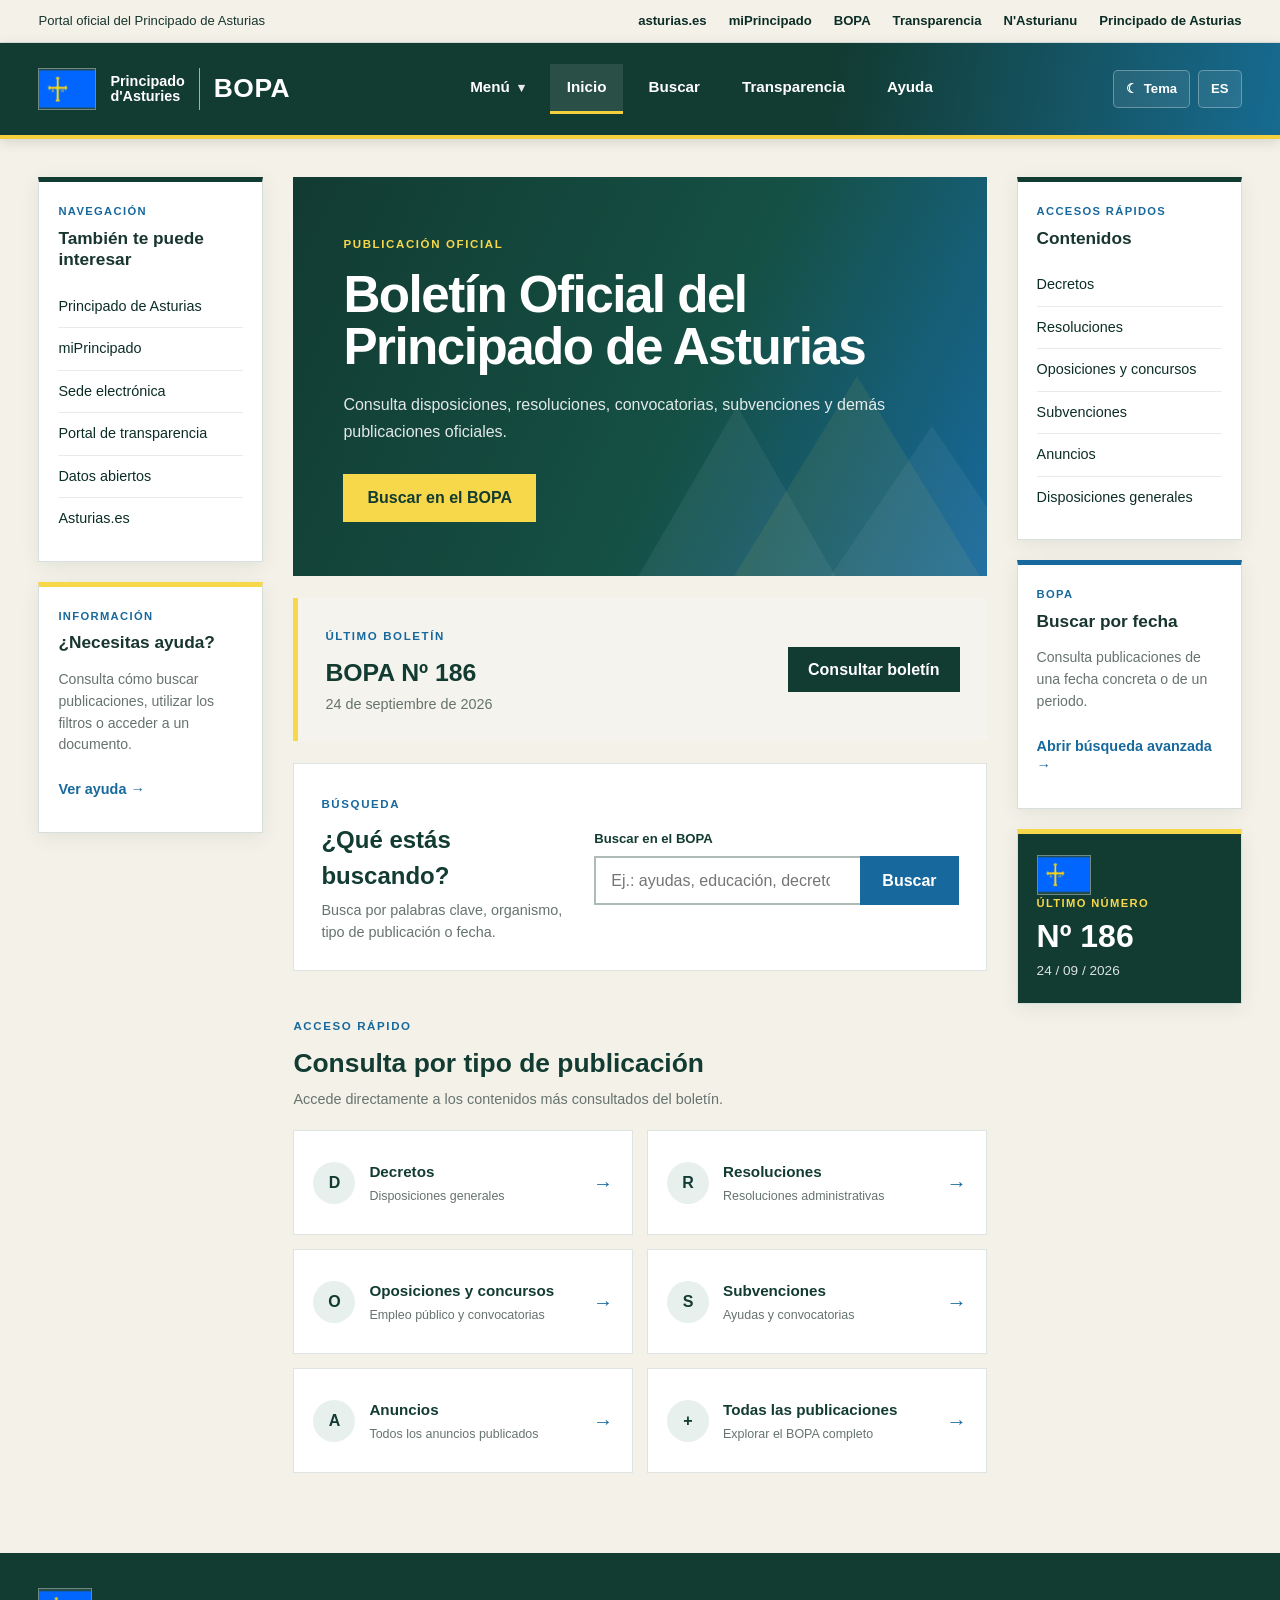
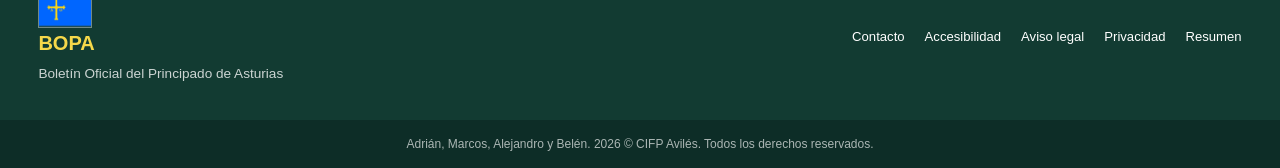
<file: BOPA/index.html>
<!DOCTYPE html>
<html lang="es">
<head>
    <meta charset="UTF-8">
    <meta name="viewport" content="width=device-width, initial-scale=1.0">

    <title>BOPA | Boletín Oficial del Principado de Asturias</title>

    <link rel="stylesheet" href="css/estilos.css">
    <link rel="icon" href="./imagenes/escudo-as.png" type="image/png">
</head>

<body>
    <a class="skip-link" href="#contenido-principal">Saltar al contenido principal</a>

    <!-- =========================================
         CABECERA
    ========================================== -->

    <header class="cabecera">
        <div class="barra-superior">
            <div class="barra-superior-contenido">
                <span>Portal oficial del Principado de Asturias</span>

                <nav class="enlaces-superiores" aria-label="Enlaces institucionales">
                    <a href="https://www.asturias.es/" target="_blank" rel="noopener noreferrer">asturias.es</a>
                    <a href="https://miprincipado.asturias.es/" target="_blank" rel="noopener noreferrer">miPrincipado</a>
                    <a href="index.html" target="_blank" rel="noopener noreferrer">BOPA</a>
                    <a href="transparencia.html" target="_blank" rel="noopener noreferrer">Transparencia</a>
                    <a href="https://www.asturias.es/" target="_blank" rel="noopener noreferrer">N'Asturianu</a>
                    <a href="https://www.asturias.es/" target="_blank" rel="noopener noreferrer">Principado de Asturias</a>
                </nav>
            </div>
        </div>

        <div class="cabecera-principal">
            <div class="cabecera-contenido">
                <a href="index.html" class="marca" aria-label="Inicio BOPA">
                    <div class="marca-asturias">
                        <img src="./imagenes/bandera-as.png" alt="Asturias">
                    </div>

                    <div class="marca-texto">
                        <span class="marca-principado">Principado<br>d'Asturies</span>
                        <span class="separador"></span>
                        <span class="marca-bopa">BOPA</span>
                    </div>
                </a>

                <nav class="navegacion" aria-label="Navegación principal">
                    <details class="menu-desplegable">
                        <summary>Menú</summary>
                        <div class="mega-menu" role="menu" aria-label="Menú de temas de Asturias">
                            <div class="mega-grid">
                                <div class="mega-col">
                                    <h3>Temas</h3>
                                    <a href="buscador.html">Administración pública</a>
                                    <a href="buscador.html">Acción social e igualdad</a>
                                    <a href="buscador.html">Agricultura y gestión forestal</a>
                                    <a href="buscador.html">Comercio y consumo</a>
                                    <a href="buscador.html">Cultura</a>
                                    <a href="buscador.html">Educación y deporte</a>
                                </div>
                                <div class="mega-col">
                                    <h3>Gobierno</h3>
                                    <a href="buscador.html">Agenda de actos del Gobierno</a>
                                    <a href="buscador.html">Equipo de Gobierno</a>
                                    <a href="buscador.html">Acuerdos del Consejo de Gobierno</a>
                                    <a href="buscador.html">Altos cargos</a>
                                    <a href="buscador.html">Consejerías</a>
                                    <a href="buscador.html">Actualidad</a>
                                </div>
                                <div class="mega-col">
                                    <h3>Actualidad</h3>
                                    <a href="buscador.html">Noticias</a>
                                    <a href="buscador.html">Agenda 2030</a>
                                    <a href="buscador.html">Fondos FEDER</a>
                                    <a href="buscador.html">Portal de transparencia</a>
                                    <a href="buscador.html">Asturias Participa</a>
                                    <a href="buscador.html">Estadísticas de Asturias</a>
                                </div>
                            </div>
                        </div>
                    </details>
                    <a href="index.html" class="activo">Inicio</a>
                    <a href="buscador.html">Buscar</a>
                    <a href="transparencia.html">Transparencia</a>
                    <a href="ayuda.html">Ayuda</a>
                </nav>

                <div class="opciones-pagina" aria-label="Opciones de visualización">
                    <button type="button" id="boton-tema" class="boton-opcion" aria-label="Cambiar tema" title="Cambiar tema">
                        <span aria-hidden="true">☾</span>
                        <span>Tema</span>
                    </button>

                    <button type="button" id="boton-idioma" class="boton-opcion" aria-label="Cambiar idioma" title="Cambiar idioma">
                        ES
                    </button>
                </div>
            </div>
        </div>
    </header>

    <!-- =========================================
         CONTENIDO PRINCIPAL
    ========================================== -->

    <main class="pagina-bopa" id="contenido-principal">

        <!-- =====================================
             COLUMNA IZQUIERDA
        ====================================== -->

        <aside class="columna-lateral izquierda">

            <div class="bloque-lateral">

                <span class="titulo-lateral">
                    NAVEGACIÓN
                </span>

                <h2>
                    También te puede interesar
                </h2>

                <a href="https://www.asturias.es/" target="_blank" rel="noopener noreferrer">
                    Principado de Asturias
                </a>

                <a href="https://www.asturias.es/" target="_blank" rel="noopener noreferrer">
                    miPrincipado
                </a>

                <a href="https://sede.asturias.es/" target="_blank" rel="noopener noreferrer">
                    Sede electrónica
                </a>

                <a href="transparencia.html">
                    Portal de transparencia
                </a>

                <a href="index.html">
                    Datos abiertos
                </a>

                <a href="https://www.asturias.es/" target="_blank" rel="noopener noreferrer">
                    Asturias.es
                </a>

            </div>

            <div class="bloque-lateral bloque-ayuda">

                <span class="titulo-lateral">
                    INFORMACIÓN
                </span>

                <h2>
                    ¿Necesitas ayuda?
                </h2>

                <p>
                    Consulta cómo buscar publicaciones,
                    utilizar los filtros o acceder a un documento.
                </p>

                <a href="ayuda.html" class="enlace-destacado">
                    Ver ayuda →
                </a>

            </div>

        </aside>

        <!-- =====================================
             CONTENIDO CENTRAL
        ====================================== -->

        <section class="contenido-principal">

            <!-- HERO -->

            <section class="hero-bopa">

                <div class="hero-contenido">

                    <span class="etiqueta">
                        PUBLICACIÓN OFICIAL
                    </span>

                    <h1>
                        Boletín Oficial del
                        Principado de Asturias
                    </h1>

                    <p>
                        Consulta disposiciones, resoluciones,
                        convocatorias, subvenciones y demás
                        publicaciones oficiales.
                    </p>

                    <a href="buscador.html" class="boton-principal">
                        Buscar en el BOPA
                    </a>

                </div>

                <div class="decoracion-hero">

                    <div class="montana montana-1"></div>
                    <div class="montana montana-2"></div>
                    <div class="montana montana-3"></div>

                </div>

            </section>

            <!-- ÚLTIMO BOLETÍN -->

            <section class="ultimo-bulletin">

                <div class="bulletin-info">

                    <span class="etiqueta etiqueta-verde">
                        ÚLTIMO BOLETÍN
                    </span>

                    <h2>
                        BOPA Nº 186
                    </h2>

                    <p>
                        24 de septiembre de 2026
                    </p>

                </div>

                <a href="buscador.html" class="boton-secundario">
                    Consultar boletín
                </a>

            </section>

            <!-- BUSCADOR DESTACADO -->

            <section class="buscador-destacado">

                <div>

                    <span class="etiqueta etiqueta-verde">
                        BÚSQUEDA
                    </span>

                    <h2>
                        ¿Qué estás buscando?
                    </h2>

                    <p>
                        Busca por palabras clave, organismo,
                        tipo de publicación o fecha.
                    </p>

                </div>

                <form class="buscador-formulario"
                      action="buscador.html"
                      method="get">

                    <label for="busqueda">
                        Buscar en el BOPA
                    </label>

                    <div class="campo-busqueda">

                        <input
                            type="search"
                            id="busqueda"
                            name="q"
                            placeholder="Ej.: ayudas, educación, decreto..."
                            autocomplete="off"
                        >

                        <button type="submit">
                            Buscar
                        </button>

                    </div>

                </form>

            </section>

            <!-- ACCESOS POR TIPO -->

            <section class="accesos-centro">

                <div class="titulo-seccion">

                    <span class="etiqueta etiqueta-verde">
                        ACCESO RÁPIDO
                    </span>

                    <h2>
                        Consulta por tipo de publicación
                    </h2>

                    <p>
                        Accede directamente a los contenidos
                        más consultados del boletín.
                    </p>

                </div>

                <div class="tarjetas-acceso">

                    <a href="buscador.html?tipo=decreto"
                       class="tarjeta-acceso">

                        <div class="icono-tarjeta">
                            D
                        </div>

                        <div>
                            <strong>
                                Decretos
                            </strong>

                            <span>
                                Disposiciones generales
                            </span>
                        </div>

                        <span class="flecha">
                            →
                        </span>

                    </a>

                    <a href="buscador.html?tipo=resolucion"
                       class="tarjeta-acceso">

                        <div class="icono-tarjeta">
                            R
                        </div>

                        <div>
                            <strong>
                                Resoluciones
                            </strong>

                            <span>
                                Resoluciones administrativas
                            </span>
                        </div>

                        <span class="flecha">
                            →
                        </span>

                    </a>

                    <a href="buscador.html?tipo=oposiciones"
                       class="tarjeta-acceso">

                        <div class="icono-tarjeta">
                            O
                        </div>

                        <div>
                            <strong>
                                Oposiciones y concursos
                            </strong>

                            <span>
                                Empleo público y convocatorias
                            </span>
                        </div>

                        <span class="flecha">
                            →
                        </span>

                    </a>

                    <a href="buscador.html?tipo=subvenciones"
                       class="tarjeta-acceso">

                        <div class="icono-tarjeta">
                            S
                        </div>

                        <div>
                            <strong>
                                Subvenciones
                            </strong>

                            <span>
                                Ayudas y convocatorias
                            </span>
                        </div>

                        <span class="flecha">
                            →
                        </span>

                    </a>

                    <a href="buscador.html"
                       class="tarjeta-acceso">

                        <div class="icono-tarjeta">
                            A
                        </div>

                        <div>
                            <strong>
                                Anuncios
                            </strong>

                            <span>
                                Todos los anuncios publicados
                            </span>
                        </div>

                        <span class="flecha">
                            →
                        </span>

                    </a>

                    <a href="buscador.html"
                       class="tarjeta-acceso">

                        <div class="icono-tarjeta">
                            +
                        </div>

                        <div>
                            <strong>
                                Todas las publicaciones
                            </strong>

                            <span>
                                Explorar el BOPA completo
                            </span>
                        </div>

                        <span class="flecha">
                            →
                        </span>

                    </a>

                </div>

            </section>

        </section>

        <!-- =====================================
             COLUMNA DERECHA
        ====================================== -->

        <aside class="columna-lateral derecha">

            <div class="bloque-lateral">

                <span class="titulo-lateral">
                    ACCESOS RÁPIDOS
                </span>

                <h2>
                    Contenidos
                </h2>

                <a href="buscador.html?tipo=decreto">
                    Decretos
                </a>

                <a href="buscador.html?tipo=resolucion">
                    Resoluciones
                </a>

                <a href="buscador.html?tipo=oposiciones">
                    Oposiciones y concursos
                </a>

                <a href="buscador.html?tipo=subvenciones">
                    Subvenciones
                </a>

                <a href="buscador.html">
                    Anuncios
                </a>

                <a href="buscador.html">
                    Disposiciones generales
                </a>

            </div>

            <div class="bloque-lateral bloque-destacado">

                <span class="titulo-lateral">
                    BOPA
                </span>

                <h2>
                    Buscar por fecha
                </h2>

                <p>
                    Consulta publicaciones de una fecha
                    concreta o de un periodo.
                </p>

                <a href="buscador.html" class="enlace-destacado">
                    Abrir búsqueda avanzada →
                </a>

            </div>

            <div class="bloque-lateral numero-bopa">

                <div class="mini-bandera">
                    <img src="./imagenes/bandera-as.png" alt="Asturias">
                </div>

                <span class="titulo-lateral">
                    ÚLTIMO NÚMERO
                </span>

                <strong>
                    Nº 186
                </strong>

                <span>
                    24 / 09 / 2026
                </span>

            </div>

        </aside>

    </main>

    <!-- =========================================
         PIE DE PÁGINA
    ========================================== -->

    <footer class="pie-pagina">

        <div class="pie-contenido">

            <div class="pie-marca">

                <div class="pie-bandera">
                    <img src="./imagenes/bandera-as.png" alt="Asturias">
                </div>

                <div>
                    <strong>
                        BOPA
                    </strong>

                    <span>
                        Boletín Oficial del Principado de Asturias
                    </span>
                </div>

            </div>

            <div class="pie-enlaces">

                <a href="ayuda.html">
                    Contacto
                </a>

                <a href="ayuda.html">
                    Accesibilidad
                </a>

                <a href="transparencia.html">
                    Aviso legal
                </a>

                <a href="transparencia.html">
                    Privacidad
                </a>

                <a href="../resumen.html">
                    Resumen
                </a>

            </div>

        </div>

        <div class="pie-final">

            Adrián, Marcos, Alejandro y Belén. 2026 &copy; CIFP Avilés. Todos los derechos reservados.

        </div>

    </footer>

    <script>
        const body = document.body;
        const botonTema = document.getElementById('boton-tema');
        const botonIdioma = document.getElementById('boton-idioma');

        document.addEventListener('click', function (event) {
            const link = event.target.closest('a[href]');
            if (!link) {
                return;
            }

            const href = link.getAttribute('href');
            if (!href || href.startsWith('#') || href.startsWith('http') || href.startsWith('mailto:') || href.startsWith('tel:')) {
                return;
            }

            event.preventDefault();
            window.location.href = 'cargar.html?next=' + encodeURIComponent(href);
        });

        botonTema.addEventListener('click', function () {
            body.classList.toggle('tema-oscuro');
            const oscuro = body.classList.contains('tema-oscuro');
            botonTema.innerHTML = oscuro
                ? '<span aria-hidden="true">☀</span><span>Tema</span>'
                : '<span aria-hidden="true">☾</span><span>Tema</span>';
        });

        botonIdioma.addEventListener('click', function () {
            const actual = botonIdioma.textContent.trim();
            botonIdioma.textContent = actual === 'ES' ? 'AST' : 'ES';
        });
    </script>
</body>
</html>
</file>
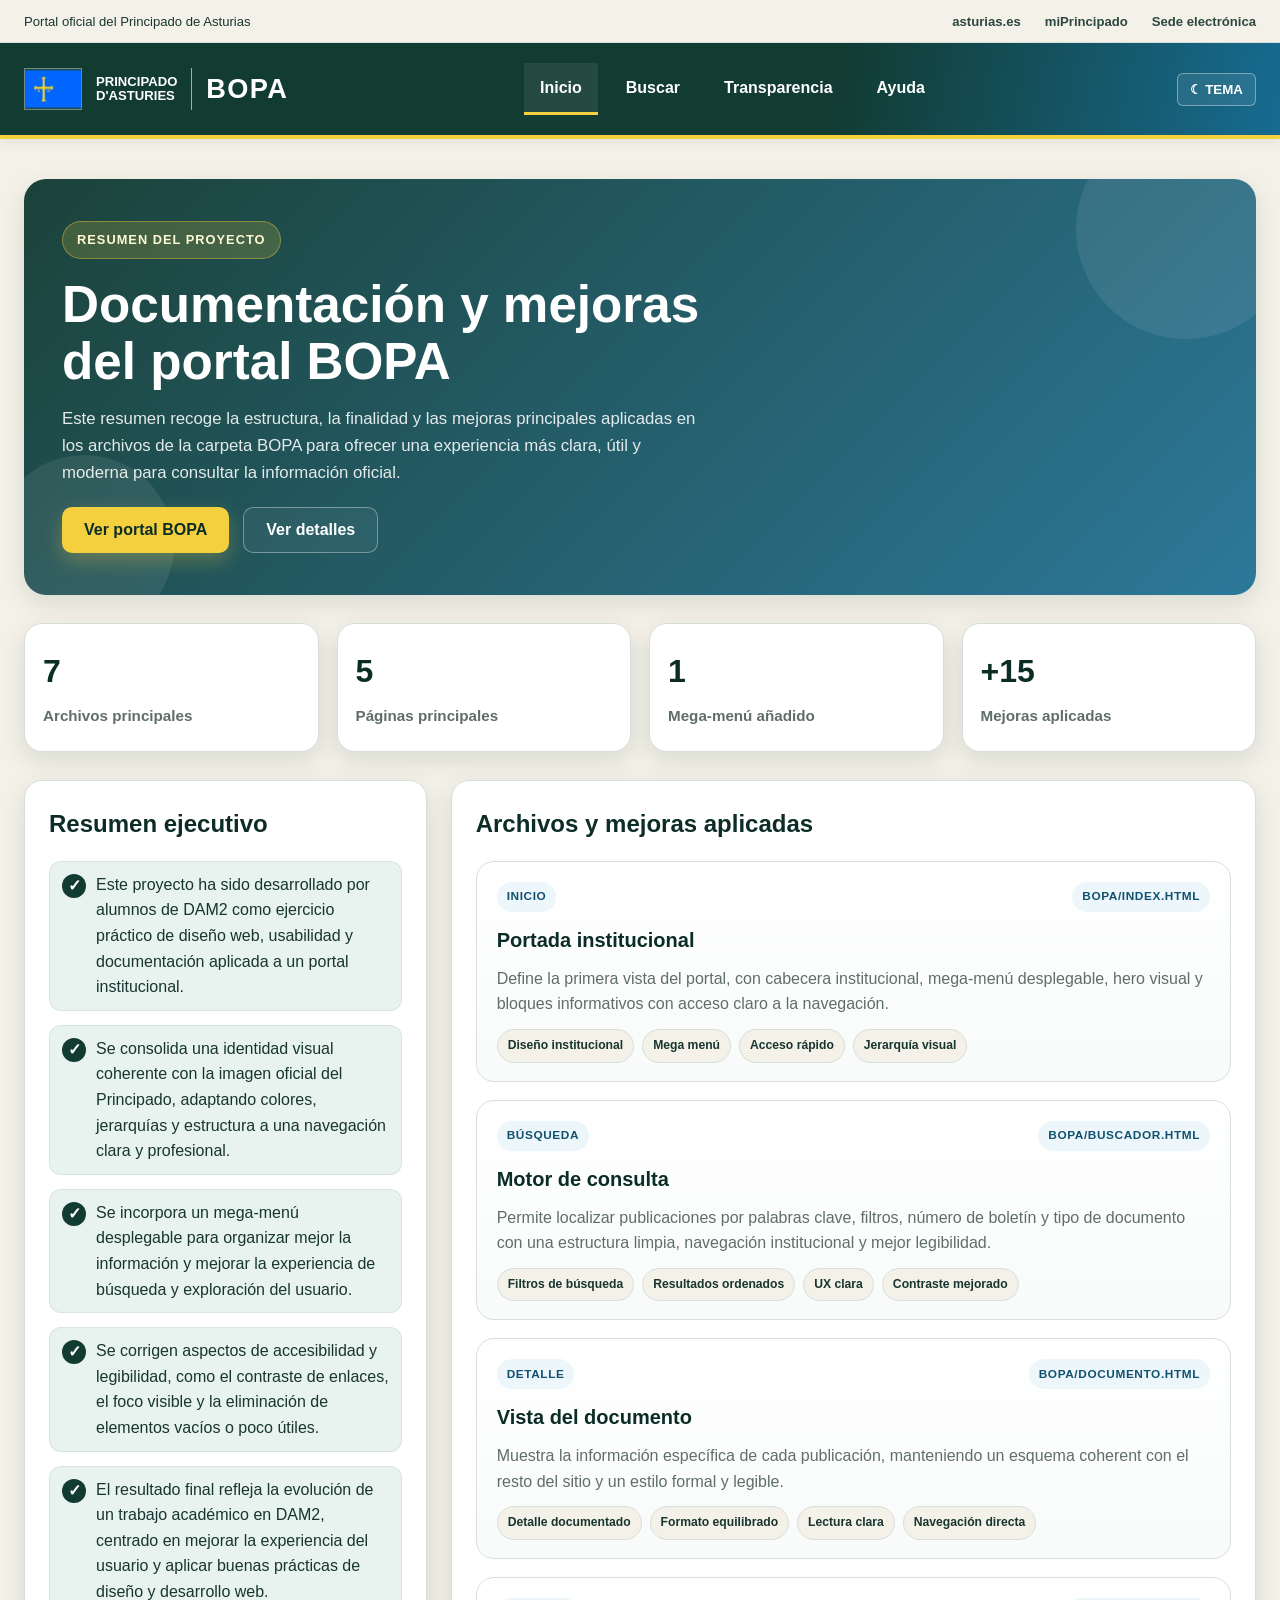
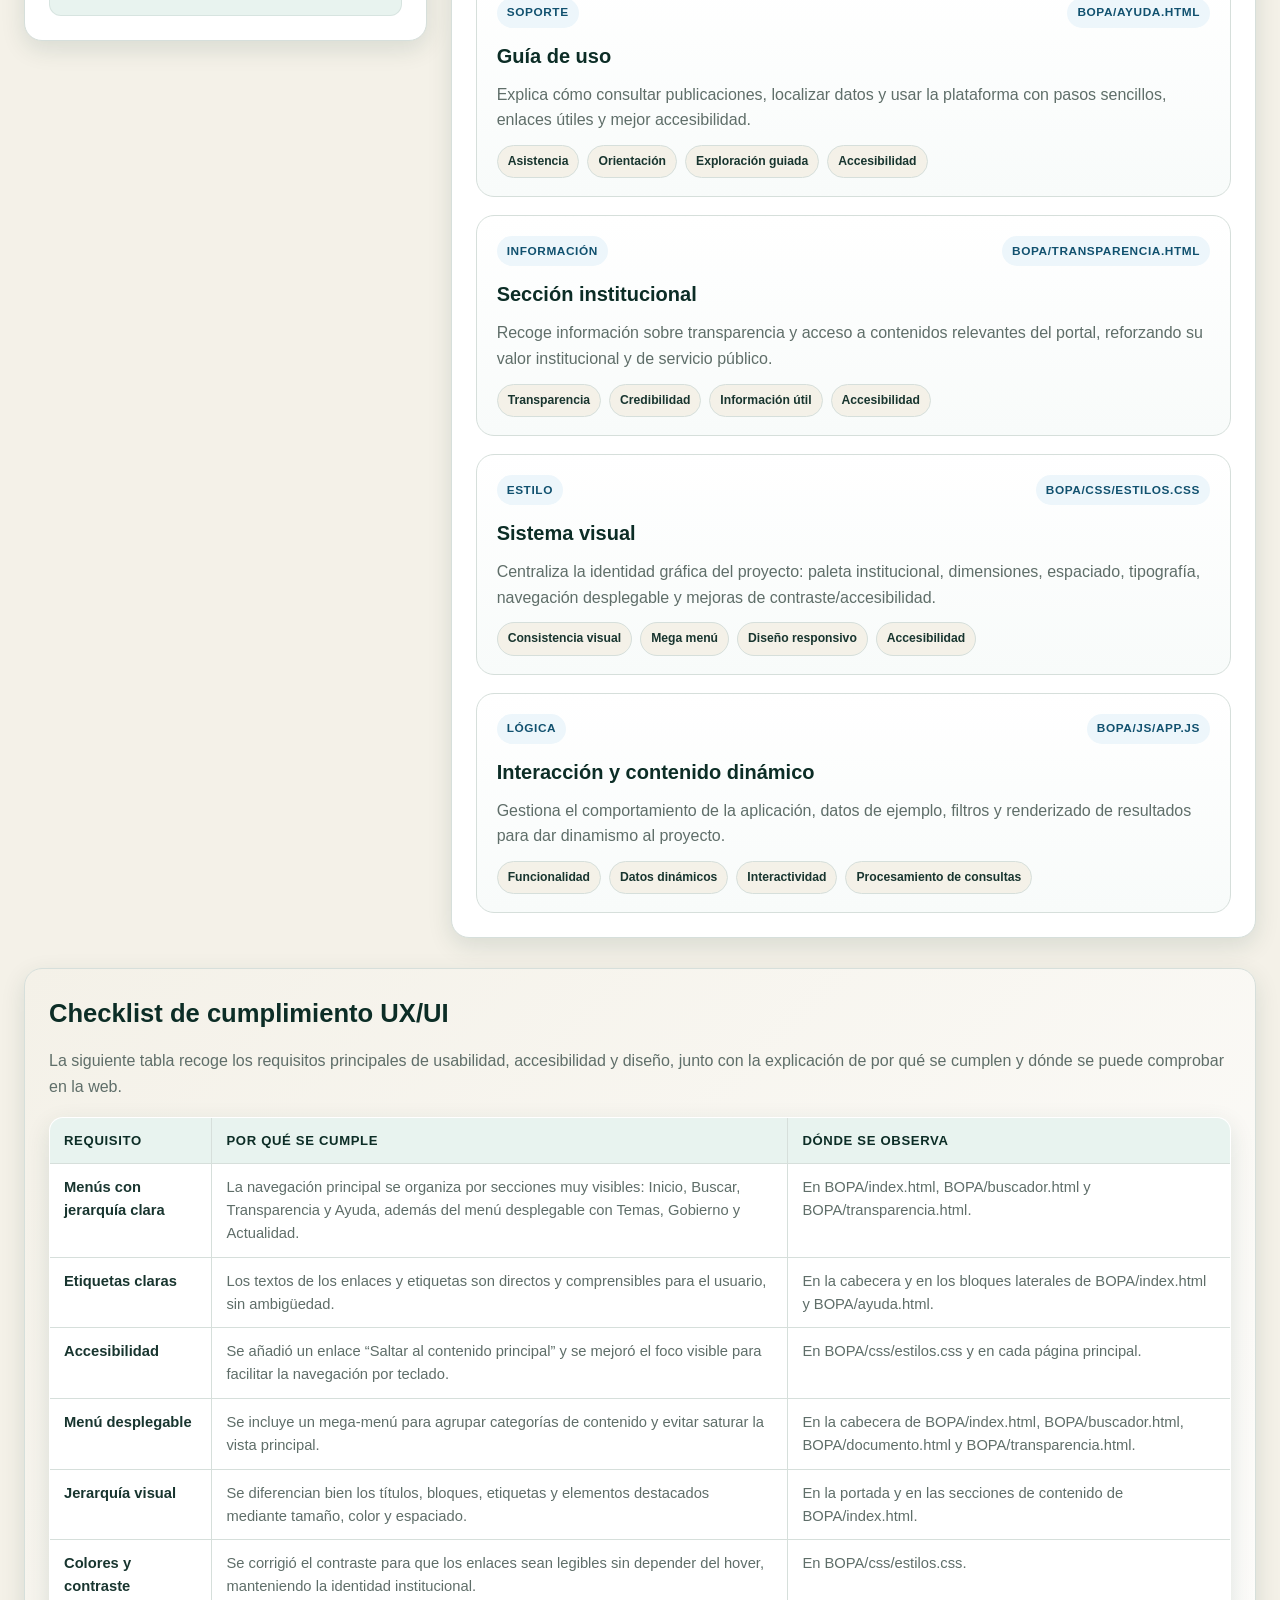
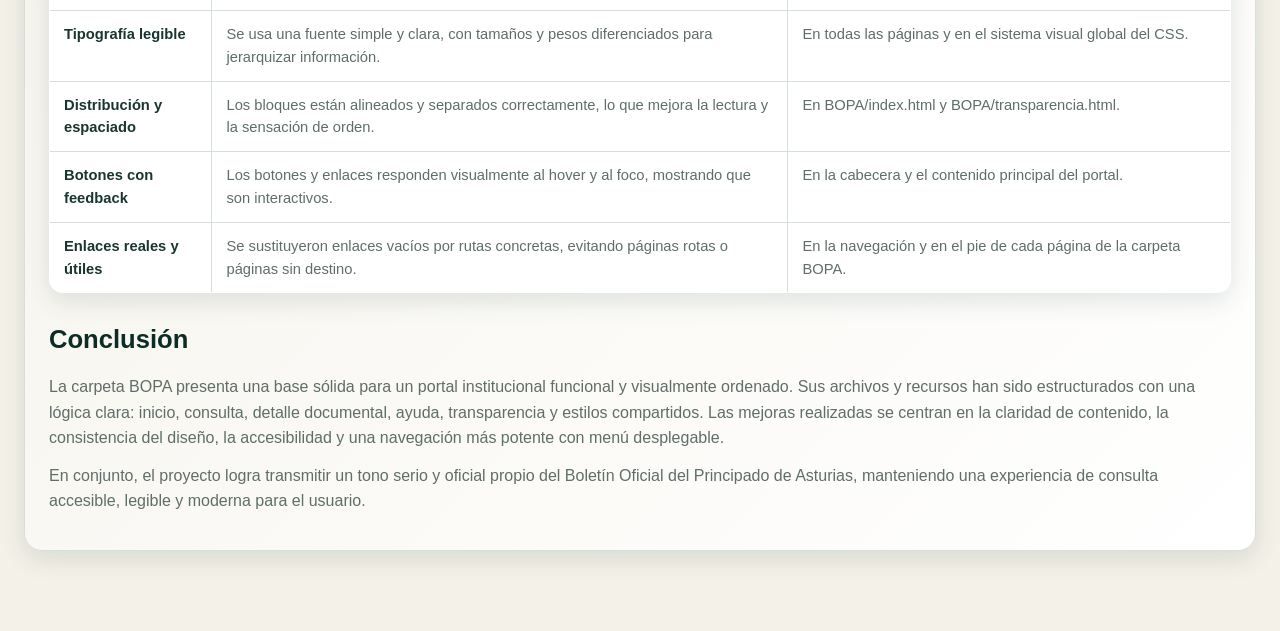
<file: resumen.html>
<!DOCTYPE html>
<html lang="es">
<head>
  <meta charset="UTF-8" />
  <meta name="viewport" content="width=device-width, initial-scale=1.0" />
  <title>Resumen BOPA | Mejoras y documentación</title>
  <style>
    :root {
      --verde-asturias: #123b32;
      --verde-oscuro: #0c2d26;
      --verde-medio: #1b5145;
      --azul-cantabrico: #176b91;
      --azul-oscuro: #11516f;
      --amarillo-asturias: #f4d03f;
      --crema: #f4f1e8;
      --crema-oscuro: #e9e4d7;
      --blanco: #ffffff;
      --texto: #18352f;
      --texto-secundario: #5f6e69;
      --borde: #d6dfdb;
      --fondo: #f4f1e8;
      --fondo-tarjeta: #ffffff;
      --sombra: 0 8px 24px rgba(18, 59, 50, 0.12);
      --verde-suave: #e8f3ef;
      --azul-suave: #edf6fb;
      --naranja: #f2a65a;
      --rojo-suave: #fbeaea;
    }

    * {
      box-sizing: border-box;
      margin: 0;
      padding: 0;
    }

    html {
      scroll-behavior: smooth;
    }

    body {
      font-family: Arial, Helvetica, sans-serif;
      background: var(--fondo);
      color: var(--texto);
      line-height: 1.6;
    }

    a {
      text-decoration: none;
      color: inherit;
    }

    .cabecera {
      background: white;
      position: sticky;
      top: 0;
      z-index: 20;
      box-shadow: 0 3px 10px rgba(15, 30, 26, 0.08);
    }

    .barra-superior {
      background: var(--crema);
      border-bottom: 1px solid var(--borde);
    }

    .barra-superior-contenido {
      max-width: 1280px;
      margin: 0 auto;
      min-height: 42px;
      display: flex;
      align-items: center;
      justify-content: space-between;
      gap: 20px;
      padding: 0 24px;
      font-size: 0.82rem;
      color: var(--texto);
    }

    .enlaces-superiores {
      display: flex;
      align-items: center;
      gap: 24px;
      flex-wrap: wrap;
    }

    .enlaces-superiores a {
      font-weight: 700;
      opacity: 0.9;
    }

    .enlaces-superiores a:hover {
      color: var(--azul-cantabrico);
    }

    .cabecera-principal {
      background: linear-gradient(100deg, var(--verde-asturias) 0%, var(--verde-asturias) 65%, var(--azul-cantabrico) 100%);
      border-bottom: 4px solid var(--amarillo-asturias);
    }

    .cabecera-contenido {
      max-width: 1280px;
      margin: 0 auto;
      min-height: 92px;
      display: flex;
      align-items: center;
      justify-content: space-between;
      gap: 30px;
      padding: 0 24px;
    }

    .marca {
      display: flex;
      align-items: center;
      gap: 14px;
      color: white;
    }

    .marca-asturias {
      width: 58px;
      height: 42px;
      border: 1px solid rgba(255,255,255,0.35);
      background: rgba(255,255,255,0.08);
      overflow: hidden;
      display: flex;
      align-items: center;
      justify-content: center;
      flex-shrink: 0;
    }

    .marca-asturias img {
      width: 100%;
      height: 100%;
      object-fit: cover;
      display: block;
    }

    .marca-texto {
      display: flex;
      align-items: center;
      gap: 14px;
    }

    .marca-principado {
      font-size: 0.82rem;
      line-height: 1.1;
      font-weight: 700;
      text-transform: uppercase;
    }

    .separador {
      width: 1px;
      height: 42px;
      background: rgba(255,255,255,0.6);
    }

    .marca-bopa {
      font-size: 1.7rem;
      font-weight: 700;
      letter-spacing: 0.05em;
    }

    .navegacion {
      display: flex;
      align-items: center;
      gap: 12px;
      flex-wrap: wrap;
    }

    .navegacion a {
      color: white;
      font-weight: 700;
      padding: 12px 16px;
      border-bottom: 3px solid transparent;
      transition: all 0.25s ease;
    }

    .navegacion a:hover,
    .navegacion a.activo {
      background: rgba(255,255,255,0.08);
      border-bottom-color: var(--amarillo-asturias);
    }

    .boton-opcion {
      border: 1px solid rgba(255,255,255,0.38);
      border-radius: 6px;
      background: rgba(255,255,255,0.08);
      color: white;
      padding: 8px 12px;
      font-weight: 700;
    }

    .menu-desplegable {
      position: relative;
      display: inline-block;
    }

    .menu-desplegable summary {
      list-style: none;
      color: white;
      padding: 12px 16px;
      font-weight: 700;
      border-bottom: 3px solid transparent;
      cursor: pointer;
      display: inline-flex;
      align-items: center;
      gap: 8px;
      background: transparent;
    }

    .menu-desplegable summary::-webkit-details-marker {
      display: none;
    }

    .menu-desplegable summary::after {
      content: "▾";
      font-size: 0.8rem;
    }

    .mega-menu {
      position: absolute;
      left: 0;
      top: calc(100% + 12px);
      width: min(760px, 82vw);
      background: rgba(255,255,255,0.98);
      color: var(--texto);
      border-radius: 14px;
      box-shadow: 0 18px 40px rgba(15, 30, 26, 0.18);
      border: 1px solid var(--borde);
      padding: 18px 20px;
      z-index: 200;
    }

    .mega-grid {
      display: grid;
      grid-template-columns: repeat(3, minmax(180px, 1fr));
      gap: 18px;
    }

    .mega-col {
      display: flex;
      flex-direction: column;
      gap: 10px;
    }

    .mega-col h3 {
      font-size: 0.8rem;
      letter-spacing: 0.08em;
      text-transform: uppercase;
      color: var(--verde-medio);
      margin-bottom: 6px;
    }

    .mega-col a {
      color: var(--texto);
      font-size: 0.92rem;
      line-height: 1.4;
      padding: 4px 0;
    }

    .pagina {
      max-width: 1280px;
      margin: 0 auto;
      padding: 40px 24px 80px;
    }

    .hero {
      background: linear-gradient(135deg, rgba(18,59,50,0.96), rgba(23,107,145,0.9));
      border-radius: 22px;
      padding: 42px 38px;
      color: white;
      box-shadow: var(--sombra);
      position: relative;
      overflow: hidden;
    }

    .hero::before,
    .hero::after {
      content: "";
      position: absolute;
      border-radius: 50%;
      background: rgba(255,255,255,0.08);
    }

    .hero::before {
      width: 220px;
      height: 220px;
      right: -40px;
      top: -60px;
    }

    .hero::after {
      width: 180px;
      height: 180px;
      left: -30px;
      bottom: -40px;
    }

    .hero-content {
      position: relative;
      z-index: 1;
      max-width: 700px;
    }

    .etiqueta {
      display: inline-block;
      background: rgba(244, 208, 63, 0.18);
      color: #fff8d6;
      border: 1px solid rgba(244,208,63,0.4);
      padding: 8px 14px;
      border-radius: 999px;
      font-size: 0.8rem;
      text-transform: uppercase;
      letter-spacing: 0.08em;
      font-weight: 700;
      margin-bottom: 18px;
    }

    h1 {
      font-size: clamp(2.2rem, 4vw, 4rem);
      line-height: 1.1;
      margin-bottom: 16px;
    }

    .hero p {
      max-width: 640px;
      color: rgba(255,255,255,0.88);
      font-size: 1.05rem;
      margin-bottom: 20px;
    }

    .hero-actions {
      display: flex;
      flex-wrap: wrap;
      gap: 14px;
      margin-top: 20px;
    }

    .boton-principal,
    .boton-secundario {
      display: inline-flex;
      align-items: center;
      justify-content: center;
      min-height: 46px;
      padding: 0 22px;
      border-radius: 10px;
      font-weight: 700;
      transition: transform 0.2s ease, opacity 0.2s ease;
    }

    .boton-principal {
      background: var(--amarillo-asturias);
      color: var(--verde-oscuro);
      box-shadow: 0 8px 20px rgba(244, 208, 63, 0.28);
    }

    .boton-secundario {
      border: 1px solid rgba(255,255,255,0.35);
      background: rgba(255,255,255,0.05);
      color: white;
    }

    .boton-principal:hover,
    .boton-secundario:hover {
      transform: translateY(-1px);
    }

    .estadisticas {
      display: grid;
      grid-template-columns: repeat(4, minmax(180px, 1fr));
      gap: 18px;
      margin-top: 28px;
    }

    .stat {
      background: var(--fondo-tarjeta);
      border: 1px solid var(--borde);
      border-radius: 18px;
      padding: 22px 18px;
      box-shadow: var(--sombra);
    }

    .stat .numero {
      display: block;
      font-size: 2rem;
      font-weight: 800;
      color: var(--verde-oscuro);
      margin-bottom: 6px;
    }

    .stat .label {
      color: var(--texto-secundario);
      font-size: 0.95rem;
      font-weight: 600;
    }

    .layout {
      display: grid;
      grid-template-columns: 1.1fr 2.2fr;
      gap: 24px;
      margin-top: 28px;
      align-items: start;
    }

    .panel {
      background: var(--fondo-tarjeta);
      border: 1px solid var(--borde);
      border-radius: 18px;
      box-shadow: var(--sombra);
      padding: 24px;
    }

    .panel h2 {
      font-size: 1.5rem;
      margin-bottom: 18px;
      color: var(--verde-oscuro);
    }

    .checklist {
      list-style: none;
      display: grid;
      gap: 14px;
    }

    .checklist li {
      display: flex;
      gap: 10px;
      align-items: flex-start;
      color: var(--texto);
      padding: 10px 12px;
      background: var(--verde-suave);
      border-radius: 12px;
      border: 1px solid rgba(18,59,50,0.08);
    }

    .check {
      display: inline-flex;
      width: 24px;
      height: 24px;
      border-radius: 50%;
      background: var(--verde-asturias);
      color: white;
      align-items: center;
      justify-content: center;
      font-weight: 700;
      flex-shrink: 0;
      margin-top: 2px;
    }

    .lista-archivos {
      display: grid;
      gap: 18px;
    }

    .file-card {
      border: 1px solid var(--borde);
      background: linear-gradient(180deg, #ffffff 0%, #f8fbfa 100%);
      border-radius: 18px;
      padding: 20px 20px 18px;
      transition: transform 0.2s ease, box-shadow 0.2s ease;
    }

    .file-card:hover {
      transform: translateY(-2px);
      box-shadow: 0 10px 20px rgba(18,59,50,0.08);
    }

    .file-top {
      display: flex;
      align-items: center;
      justify-content: space-between;
      gap: 10px;
      margin-bottom: 12px;
    }

    .badge {
      display: inline-flex;
      align-items: center;
      justify-content: center;
      min-height: 30px;
      padding: 4px 10px;
      background: var(--azul-suave);
      color: var(--azul-oscuro);
      border-radius: 999px;
      font-size: 0.74rem;
      font-weight: 700;
      text-transform: uppercase;
      letter-spacing: 0.05em;
    }

    .file-card h3 {
      font-size: 1.25rem;
      color: var(--verde-oscuro);
      margin-bottom: 10px;
    }

    .file-card p {
      color: var(--texto-secundario);
      margin-bottom: 12px;
    }

    .file-tags {
      display: flex;
      flex-wrap: wrap;
      gap: 8px;
      margin-top: 12px;
    }

    .file-tags span {
      background: var(--crema);
      color: var(--texto);
      border: 1px solid var(--borde);
      border-radius: 999px;
      padding: 6px 10px;
      font-size: 0.76rem;
      font-weight: 700;
    }

    .tabla-cumplimiento {
      width: 100%;
      border-collapse: collapse;
      margin-top: 18px;
      background: #ffffff;
      border-radius: 14px;
      overflow: hidden;
      box-shadow: var(--sombra);
      border: 1px solid var(--borde);
    }

    .tabla-cumplimiento th,
    .tabla-cumplimiento td {
      border: 1px solid var(--borde);
      padding: 12px 14px;
      text-align: left;
      vertical-align: top;
      font-size: 0.92rem;
    }

    .tabla-cumplimiento th {
      background: var(--verde-suave);
      color: var(--verde-oscuro);
      font-size: 0.82rem;
      text-transform: uppercase;
      letter-spacing: 0.05em;
    }

    .tabla-cumplimiento td {
      color: var(--texto-secundario);
      line-height: 1.55;
    }

    .tabla-cumplimiento td:first-child {
      color: var(--texto);
      font-weight: 700;
    }

    .resumen-final {
      margin-top: 30px;
      background: linear-gradient(135deg, var(--crema) 0%, #ffffff 100%);
      border: 1px solid var(--borde);
      border-radius: 18px;
      padding: 24px;
      box-shadow: var(--sombra);
    }

    .resumen-final h2 {
      color: var(--verde-oscuro);
      font-size: 1.6rem;
      margin-bottom: 14px;
    }

    .resumen-final p {
      color: var(--texto-secundario);
      margin-bottom: 12px;
    }

    @media (max-width: 980px) {
      .layout {
        grid-template-columns: 1fr;
      }

      .estadisticas {
        grid-template-columns: repeat(2, minmax(160px, 1fr));
      }
    }

    @media (max-width: 680px) {
      .cabecera-contenido,
      .barra-superior-contenido,
      .pagina {
        padding-left: 16px;
        padding-right: 16px;
      }

      .cabecera-contenido {
        flex-direction: column;
        align-items: flex-start;
        padding-top: 16px;
        padding-bottom: 16px;
      }

      .navegacion {
        width: 100%;
      }

      .hero {
        padding: 28px 22px;
      }

      .estadisticas {
        grid-template-columns: 1fr;
      }

      .file-top {
        align-items: flex-start;
        flex-direction: column;
      }
    }
  </style>
</head>
<body>
  <header class="cabecera">
    <div class="barra-superior">
      <div class="barra-superior-contenido">
        <span>Portal oficial del Principado de Asturias</span>
        <nav class="enlaces-superiores" aria-label="Enlaces institucionales">
          <a href="#">asturias.es</a>
          <a href="#">miPrincipado</a>
          <a href="#">Sede electrónica</a>
        </nav>
      </div>
    </div>

    <div class="cabecera-principal">
      <div class="cabecera-contenido">
        <a href="BOPA/index.html" class="marca" aria-label="Inicio BOPA">
          <div class="marca-asturias">
            <img src="BOPA/imagenes/bandera-as.png" alt="Bandera de Asturias" />
          </div>
          <div class="marca-texto">
            <span class="marca-principado">Principado<br />d'Asturies</span>
            <span class="separador"></span>
            <span class="marca-bopa">BOPA</span>
          </div>
        </a>

        <nav class="navegacion" aria-label="Navegación principal">
          <a href="BOPA/index.html" class="activo">Inicio</a>
          <a href="BOPA/buscador.html">Buscar</a>
          <a href="BOPA/transparencia.html">Transparencia</a>
          <a href="BOPA/ayuda.html">Ayuda</a>
        </nav>

        <button type="button" class="boton-opcion" aria-label="Tema">☾ TEMA</button>
      </div>
    </div>
  </header>

  <main class="pagina">
    <section class="hero">
      <div class="hero-content">
        <span class="etiqueta">Resumen del proyecto</span>
        <h1>Documentación y mejoras del portal BOPA</h1>
        <p>
          Este resumen recoge la estructura, la finalidad y las mejoras principales aplicadas en los archivos
          de la carpeta BOPA para ofrecer una experiencia más clara, útil y moderna para consultar la información oficial.
        </p>
        <div class="hero-actions">
          <a href="BOPA/index.html" class="boton-principal">Ver portal BOPA</a>
          <a href="#resumen-archivos" class="boton-secundario">Ver detalles</a>
        </div>
      </div>
    </section>

    <section class="estadisticas" aria-label="Estadísticas del proyecto">
      <article class="stat">
        <span class="numero">7</span>
        <span class="label">Archivos principales</span>
      </article>
      <article class="stat">
        <span class="numero">5</span>
        <span class="label">Páginas principales</span>
      </article>
      <article class="stat">
        <span class="numero">1</span>
        <span class="label">Mega-menú añadido</span>
      </article>
      <article class="stat">
        <span class="numero">+15</span>
        <span class="label">Mejoras aplicadas</span>
      </article>
    </section>

    <div class="layout" id="resumen-archivos">
      <aside class="panel">
        <h2>Resumen ejecutivo</h2>
        <ul class="checklist">
          <li><span class="check">✓</span><span>Este proyecto ha sido desarrollado por alumnos de DAM2 como ejercicio práctico de diseño web, usabilidad y documentación aplicada a un portal institucional.</span></li>
          <li><span class="check">✓</span><span>Se consolida una identidad visual coherente con la imagen oficial del Principado, adaptando colores, jerarquías y estructura a una navegación clara y profesional.</span></li>
          <li><span class="check">✓</span><span>Se incorpora un mega-menú desplegable para organizar mejor la información y mejorar la experiencia de búsqueda y exploración del usuario.</span></li>
          <li><span class="check">✓</span><span>Se corrigen aspectos de accesibilidad y legibilidad, como el contraste de enlaces, el foco visible y la eliminación de elementos vacíos o poco útiles.</span></li>
          <li><span class="check">✓</span><span>El resultado final refleja la evolución de un trabajo académico en DAM2, centrado en mejorar la experiencia del usuario y aplicar buenas prácticas de diseño y desarrollo web.</span></li>
        </ul>
      </aside>

      <section class="panel">
        <h2>Archivos y mejoras aplicadas</h2>
        <div id="lista-archivos" class="lista-archivos" aria-live="polite"></div>
      </section>
    </div>

    <section class="resumen-final">
      <h2>Checklist de cumplimiento UX/UI</h2>
      <p>
        La siguiente tabla recoge los requisitos principales de usabilidad, accesibilidad y diseño, junto con la explicación de por qué se cumplen y dónde se puede comprobar en la web.
      </p>
      <table class="tabla-cumplimiento" aria-label="Checklist de cumplimiento de requisitos">
        <thead>
          <tr>
            <th>Requisito</th>
            <th>Por qué se cumple</th>
            <th>Dónde se observa</th>
          </tr>
        </thead>
        <tbody>
          <tr>
            <td>Menús con jerarquía clara</td>
            <td>La navegación principal se organiza por secciones muy visibles: Inicio, Buscar, Transparencia y Ayuda, además del menú desplegable con Temas, Gobierno y Actualidad.</td>
            <td>En <a href="BOPA/index.html">BOPA/index.html</a>, <a href="BOPA/buscador.html">BOPA/buscador.html</a> y <a href="BOPA/transparencia.html">BOPA/transparencia.html</a>.</td>
          </tr>
          <tr>
            <td>Etiquetas claras</td>
            <td>Los textos de los enlaces y etiquetas son directos y comprensibles para el usuario, sin ambigüedad.</td>
            <td>En la cabecera y en los bloques laterales de <a href="BOPA/index.html">BOPA/index.html</a> y <a href="BOPA/ayuda.html">BOPA/ayuda.html</a>.</td>
          </tr>
          <tr>
            <td>Accesibilidad</td>
            <td>Se añadió un enlace “Saltar al contenido principal” y se mejoró el foco visible para facilitar la navegación por teclado.</td>
            <td>En <a href="BOPA/css/estilos.css">BOPA/css/estilos.css</a> y en cada página principal.</td>
          </tr>
          <tr>
            <td>Menú desplegable</td>
            <td>Se incluye un mega-menú para agrupar categorías de contenido y evitar saturar la vista principal.</td>
            <td>En la cabecera de <a href="BOPA/index.html">BOPA/index.html</a>, <a href="BOPA/buscador.html">BOPA/buscador.html</a>, <a href="BOPA/documento.html">BOPA/documento.html</a> y <a href="BOPA/transparencia.html">BOPA/transparencia.html</a>.</td>
          </tr>
          <tr>
            <td>Jerarquía visual</td>
            <td>Se diferencian bien los títulos, bloques, etiquetas y elementos destacados mediante tamaño, color y espaciado.</td>
            <td>En la portada y en las secciones de contenido de <a href="BOPA/index.html">BOPA/index.html</a>.</td>
          </tr>
          <tr>
            <td>Colores y contraste</td>
            <td>Se corrigió el contraste para que los enlaces sean legibles sin depender del hover, manteniendo la identidad institucional.</td>
            <td>En <a href="BOPA/css/estilos.css">BOPA/css/estilos.css</a>.</td>
          </tr>
          <tr>
            <td>Tipografía legible</td>
            <td>Se usa una fuente simple y clara, con tamaños y pesos diferenciados para jerarquizar información.</td>
            <td>En todas las páginas y en el sistema visual global del CSS.</td>
          </tr>
          <tr>
            <td>Distribución y espaciado</td>
            <td>Los bloques están alineados y separados correctamente, lo que mejora la lectura y la sensación de orden.</td>
            <td>En <a href="BOPA/index.html">BOPA/index.html</a> y <a href="BOPA/transparencia.html">BOPA/transparencia.html</a>.</td>
          </tr>
          <tr>
            <td>Botones con feedback</td>
            <td>Los botones y enlaces responden visualmente al hover y al foco, mostrando que son interactivos.</td>
            <td>En la cabecera y el contenido principal del portal.</td>
          </tr>
          <tr>
            <td>Enlaces reales y útiles</td>
            <td>Se sustituyeron enlaces vacíos por rutas concretas, evitando páginas rotas o páginas sin destino.</td>
            <td>En la navegación y en el pie de cada página de la carpeta <a href="BOPA/index.html">BOPA</a>.</td>
          </tr>
        </tbody>
      </table>
      <br>
      <h2>Conclusión</h2>
      <p>
        La carpeta BOPA presenta una base sólida para un portal institucional funcional y visualmente ordenado.
        Sus archivos y recursos han sido estructurados con una lógica clara: inicio, consulta, detalle documental,
        ayuda, transparencia y estilos compartidos. Las mejoras realizadas se centran en la claridad de contenido,
        la consistencia del diseño, la accesibilidad y una navegación más potente con menú desplegable.
      </p>
      <p>
        En conjunto, el proyecto logra transmitir un tono serio y oficial propio del Boletín Oficial del Principado
        de Asturias, manteniendo una experiencia de consulta accesible, legible y moderna para el usuario.
      </p>
    </section>
  </main>

  <script>
    const archivos = [
      {
        archivo: 'BOPA/index.html',
        tipo: 'Inicio',
        titulo: 'Portada institucional',
        descripcion: 'Define la primera vista del portal, con cabecera institucional, mega-menú desplegable, hero visual y bloques informativos con acceso claro a la navegación.',
        mejoras: ['Diseño institucional', 'Mega menú', 'Acceso rápido', 'Jerarquía visual']
      },
      {
        archivo: 'BOPA/buscador.html',
        tipo: 'Búsqueda',
        titulo: 'Motor de consulta',
        descripcion: 'Permite localizar publicaciones por palabras clave, filtros, número de boletín y tipo de documento con una estructura limpia, navegación institucional y mejor legibilidad.',
        mejoras: ['Filtros de búsqueda', 'Resultados ordenados', 'UX clara', 'Contraste mejorado']
      },
      {
        archivo: 'BOPA/documento.html',
        tipo: 'Detalle',
        titulo: 'Vista del documento',
        descripcion: 'Muestra la información específica de cada publicación, manteniendo un esquema coherent con el resto del sitio y un estilo formal y legible.',
        mejoras: ['Detalle documentado', 'Formato equilibrado', 'Lectura clara', 'Navegación directa']
      },
      {
        archivo: 'BOPA/ayuda.html',
        tipo: 'Soporte',
        titulo: 'Guía de uso',
        descripcion: 'Explica cómo consultar publicaciones, localizar datos y usar la plataforma con pasos sencillos, enlaces útiles y mejor accesibilidad.',
        mejoras: ['Asistencia', 'Orientación', 'Exploración guiada', 'Accesibilidad']
      },
      {
        archivo: 'BOPA/transparencia.html',
        tipo: 'Información',
        titulo: 'Sección institucional',
        descripcion: 'Recoge información sobre transparencia y acceso a contenidos relevantes del portal, reforzando su valor institucional y de servicio público.',
        mejoras: ['Transparencia', 'Credibilidad', 'Información útil', 'Accesibilidad']
      },
      {
        archivo: 'BOPA/css/estilos.css',
        tipo: 'Estilo',
        titulo: 'Sistema visual',
        descripcion: 'Centraliza la identidad gráfica del proyecto: paleta institucional, dimensiones, espaciado, tipografía, navegación desplegable y mejoras de contraste/accesibilidad.',
        mejoras: ['Consistencia visual', 'Mega menú', 'Diseño responsivo', 'Accesibilidad']
      },
      {
        archivo: 'BOPA/js/app.js',
        tipo: 'Lógica',
        titulo: 'Interacción y contenido dinámico',
        descripcion: 'Gestiona el comportamiento de la aplicación, datos de ejemplo, filtros y renderizado de resultados para dar dinamismo al proyecto.',
        mejoras: ['Funcionalidad', 'Datos dinámicos', 'Interactividad', 'Procesamiento de consultas']
      }
    ];

    const lista = document.getElementById('lista-archivos');

    lista.innerHTML = archivos.map((item) => `
      <article class="file-card">
        <div class="file-top">
          <span class="badge">${item.tipo}</span>
          <span class="badge">${item.archivo}</span>
        </div>
        <h3>${item.titulo}</h3>
        <p>${item.descripcion}</p>
        <div class="file-tags">
          ${item.mejoras.map((mejora) => `<span>${mejora}</span>`).join('')}
        </div>
      </article>
    `).join('');
  </script>
</body>
</html>
</file>
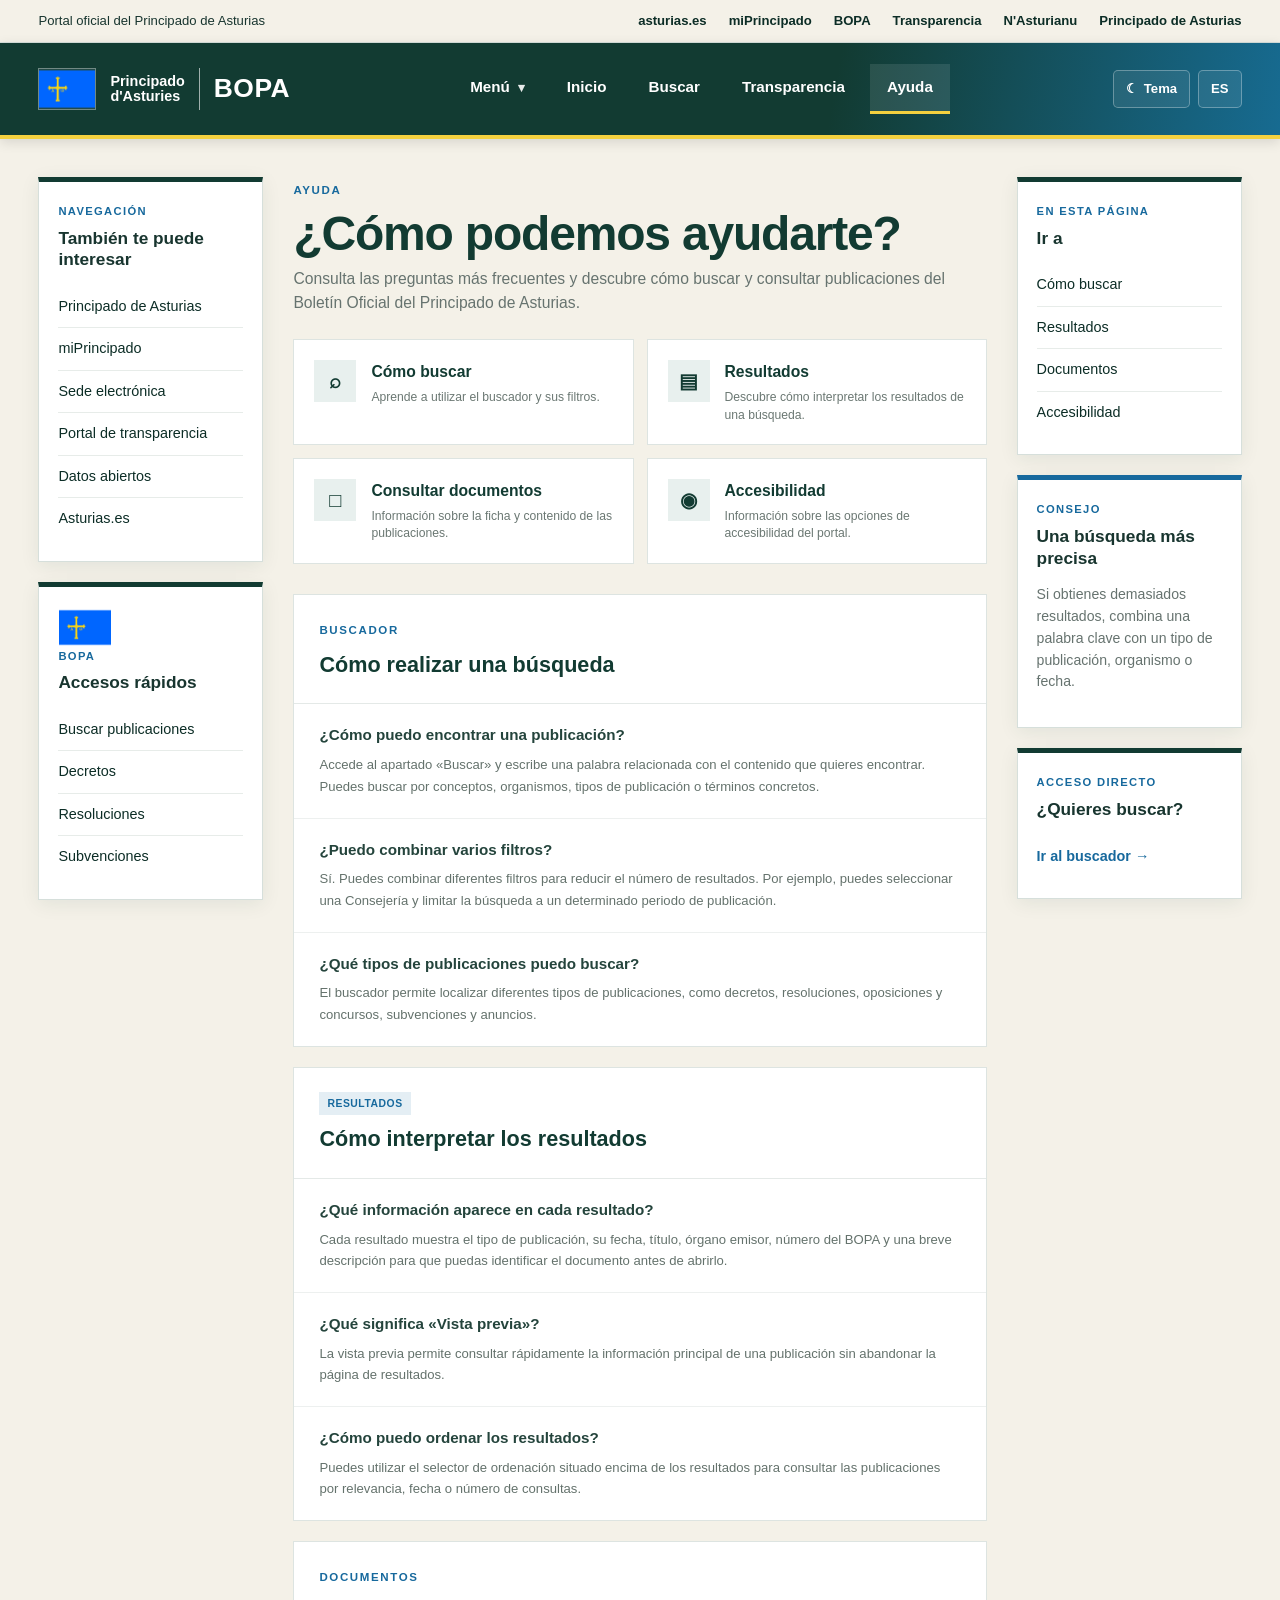
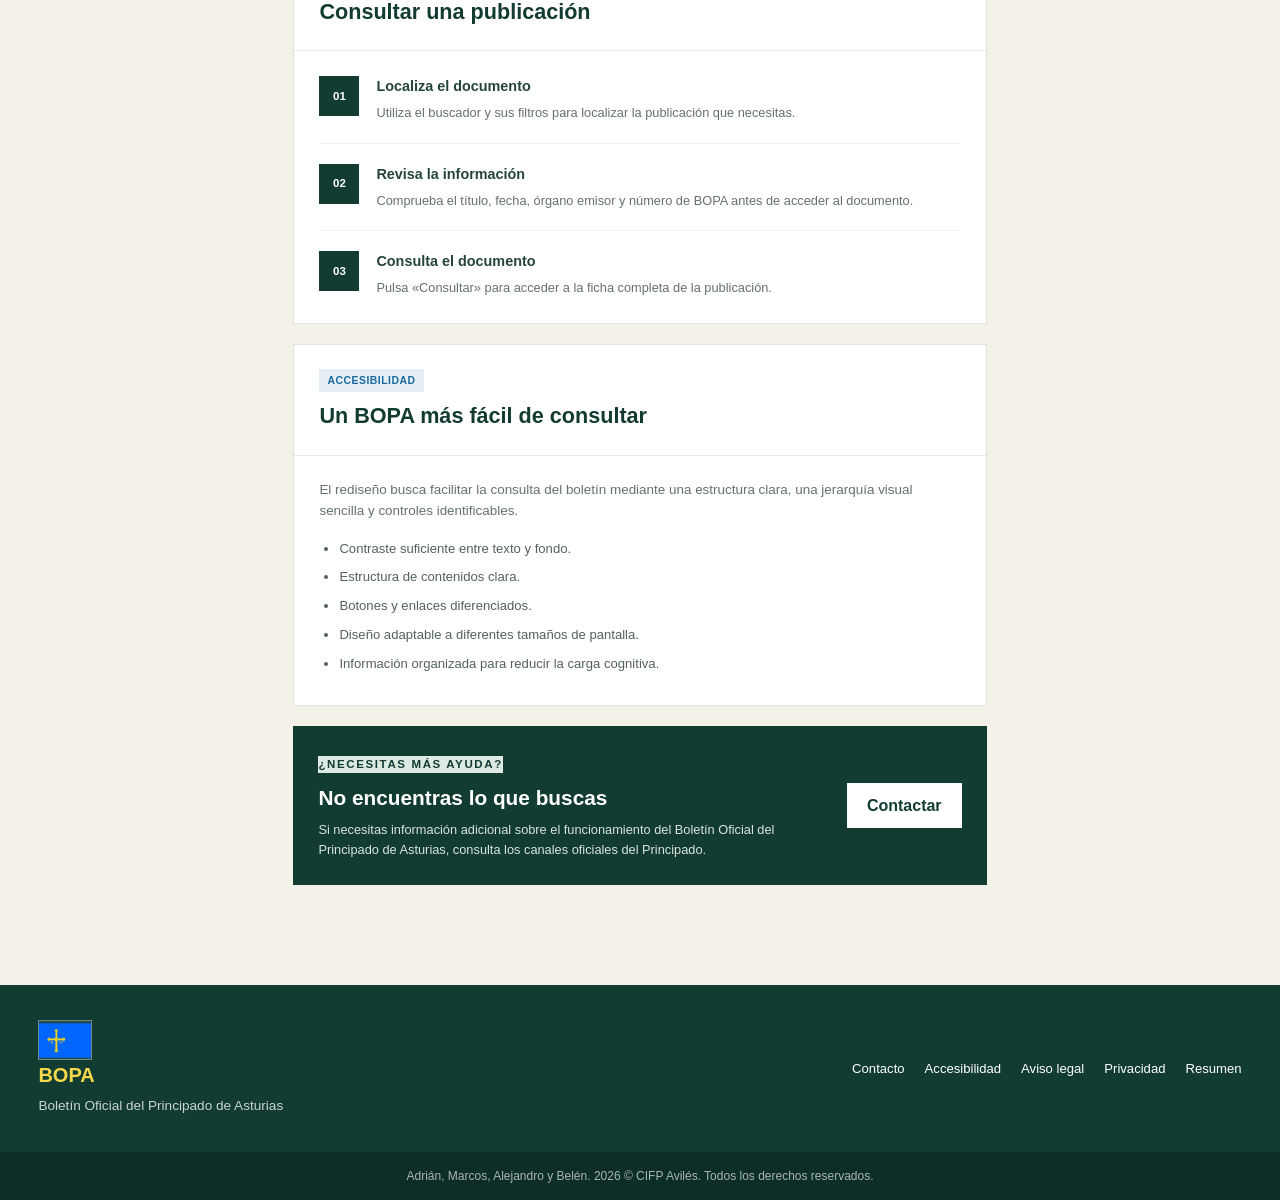
<file: BOPA/ayuda.html>
﻿<!DOCTYPE html>
<html lang="es">
  <head>
    <meta charset="UTF-8">
    <meta name="viewport" content="width=device-width, initial-scale=1.0">
    <title>Ayuda | BOPA</title>
    <link rel="stylesheet" href="css/estilos.css">
    <link rel="icon" href="./imagenes/escudo-as.png" type="image/png">
  </head>

  <body>
    <a class="skip-link" href="#contenido-principal">Saltar al contenido principal</a>
    <!-- Encabezado general del portal: incluye enlaces institucionales y la navegación principal -->
    <header class="cabecera">
      <!-- Barra superior con enlaces del Principado y servicios institucionales -->
      <div class="barra-superior">
        <div class="barra-superior-contenido">
          <span>Portal oficial del Principado de Asturias</span>
          <nav class="enlaces-superiores">
            <a href="https://www.asturias.es/" target="_blank" rel="noopener noreferrer">asturias.es</a>
            <a href="https://miprincipado.asturias.es/" target="_blank" rel="noopener noreferrer">miPrincipado</a>
            <a href="index.html" target="_blank" rel="noopener noreferrer">BOPA</a>
            <a href="transparencia.html" target="_blank" rel="noopener noreferrer">Transparencia</a>
            <a href="https://www.asturias.es/" target="_blank" rel="noopener noreferrer">N'Asturianu</a>
            <a href="https://www.asturias.es/" target="_blank" rel="noopener noreferrer">Principado de Asturias</a>
          </nav>
        </div>
      </div>

      <!-- Cabecera principal con logo, nombre del portal y menú de navegación -->
      <div class="cabecera-principal">
        <div class="cabecera-contenido">
          <a href="index.html" class="marca" aria-label="Inicio BOPA">
            <div class="marca-asturias">
              <img src="./imagenes/bandera-as.png" alt="Asturias">
            </div>

            <div class="marca-texto">
              <span class="marca-principado">Principado<br>d'Asturies</span>
              <span class="separador"></span>
              <span class="marca-bopa">BOPA</span>
            </div>
          </a>

          <nav class="navegacion" aria-label="Navegación principal">
            <details class="menu-desplegable">
              <summary>Menú</summary>
              <div class="mega-menu" role="menu" aria-label="Menú de temas de Asturias">
                <div class="mega-grid">
                  <div class="mega-col">
                    <h3>Temas</h3>
                    <a href="buscador.html">Administración pública</a>
                    <a href="buscador.html">Acción social e igualdad</a>
                    <a href="buscador.html">Agricultura y gestión forestal</a>
                    <a href="buscador.html">Comercio y consumo</a>
                    <a href="buscador.html">Cultura</a>
                    <a href="buscador.html">Educación y deporte</a>
                  </div>
                  <div class="mega-col">
                    <h3>Gobierno</h3>
                    <a href="buscador.html">Agenda de actos del Gobierno</a>
                    <a href="buscador.html">Equipo de Gobierno</a>
                    <a href="buscador.html">Acuerdos del Consejo de Gobierno</a>
                    <a href="buscador.html">Altos cargos</a>
                    <a href="buscador.html">Consejerías</a>
                    <a href="buscador.html">Actualidad</a>
                  </div>
                  <div class="mega-col">
                    <h3>Actualidad</h3>
                    <a href="buscador.html">Noticias</a>
                    <a href="buscador.html">Agenda 2030</a>
                    <a href="buscador.html">Fondos FEDER</a>
                    <a href="buscador.html">Portal de transparencia</a>
                    <a href="buscador.html">Asturias Participa</a>
                    <a href="buscador.html">Estadísticas de Asturias</a>
                  </div>
                </div>
              </div>
            </details>
            <a href="index.html">Inicio</a>
            <a href="buscador.html">Buscar</a>
            <a href="transparencia.html">Transparencia</a>
            <a href="ayuda.html" class="activo">Ayuda</a>
          </nav>

          <div class="opciones-pagina" aria-label="Opciones de visualización">
            <button type="button" id="boton-tema" class="boton-opcion" aria-label="Cambiar tema" title="Cambiar tema">
              <span aria-hidden="true">☾</span>
              <span>Tema</span>
            </button>

            <button type="button" id="boton-idioma" class="boton-opcion" aria-label="Cambiar idioma" title="Cambiar idioma">
              ES
            </button>
          </div>
        </div>
      </div>
    </header>

    <!-- Contenido principal de la página: consta de dos columnas laterales y el centro con la ayuda -->
    <main class="pagina-bopa pagina-ayuda" id="contenido-principal">
      <!-- Columna izquierda: enlaces relacionados y accesos directos -->
      <aside class="columna-lateral izquierda">
        <div class="bloque-lateral">
          <span class="titulo-lateral">NAVEGACIÓN</span>
          <h2>También te puede interesar</h2>
          <a href="https://www.asturias.es/" target="_blank" rel="noopener noreferrer">Principado de Asturias</a>
          <a href="https://www.asturias.es/" target="_blank" rel="noopener noreferrer">miPrincipado</a>
          <a href="https://sede.asturias.es/" target="_blank" rel="noopener noreferrer">Sede electrónica</a>
          <a href="transparencia.html">Portal de transparencia</a>
          <a href="index.html">Datos abiertos</a>
          <a href="https://www.asturias.es/" target="_blank" rel="noopener noreferrer">Asturias.es</a>
        </div>

        <div class="bloque-lateral">
          <div class="mini-bandera">
            <img src="./imagenes/bandera-as.png" alt="Asturias">
          </div>

          <span class="titulo-lateral">BOPA</span>
          <h2>Accesos rápidos</h2>
          <a href="buscador.html">Buscar publicaciones</a>
          <a href="buscador.html?tipo=decreto">Decretos</a>
          <a href="buscador.html?tipo=resolucion">Resoluciones</a>
          <a href="buscador.html?tipo=subvenciones">Subvenciones</a>
        </div>
      </aside>

      <!-- Área central con la introducción y contenido de ayuda -->
      <section class="contenido-principal">
        <!-- Encabezado de la sección de ayuda -->
        <div class="cabecera-buscador">
          <span class="etiqueta etiqueta-verde">AYUDA</span>
          <h1>¿Cómo podemos ayudarte?</h1>
          <p>
            Consulta las preguntas más frecuentes y descubre cómo buscar y consultar
            publicaciones del Boletín Oficial del Principado de Asturias.
          </p>
        </div>

        <!-- Accesos rápidos a los temas principales de ayuda -->
        <section class="ayuda-accesos">
          <a href="#como-buscar" class="tarjeta-ayuda">
            <span class="icono-ayuda">⌕</span>
            <div>
              <h2>Cómo buscar</h2>
              <p>Aprende a utilizar el buscador y sus filtros.</p>
            </div>
          </a>

          <a href="#resultados" class="tarjeta-ayuda">
            <span class="icono-ayuda">▤</span>
            <div>
              <h2>Resultados</h2>
              <p>Descubre cómo interpretar los resultados de una búsqueda.</p>
            </div>
          </a>

          <a href="#documentos" class="tarjeta-ayuda">
            <span class="icono-ayuda">□</span>
            <div>
              <h2>Consultar documentos</h2>
              <p>Información sobre la ficha y contenido de las publicaciones.</p>
            </div>
          </a>

          <a href="#accesibilidad" class="tarjeta-ayuda">
            <span class="icono-ayuda">◉</span>
            <div>
              <h2>Accesibilidad</h2>
              <p>Información sobre las opciones de accesibilidad del portal.</p>
            </div>
          </a>
        </section>

        <!-- Sección de búsqueda: explica cómo localizar una publicación -->
        <section class="seccion-ayuda" id="como-buscar">
          <div class="titulo-seccion-ayuda">
            <span class="etiqueta etiqueta-verde">BUSCADOR</span>
            <h2>Cómo realizar una búsqueda</h2>
          </div>

          <div class="pregunta">
            <h3>¿Cómo puedo encontrar una publicación?</h3>
            <p>
              Accede al apartado «Buscar» y escribe una palabra relacionada con el
              contenido que quieres encontrar. Puedes buscar por conceptos,
              organismos, tipos de publicación o términos concretos.
            </p>
          </div>

          <div class="pregunta">
            <h3>¿Puedo combinar varios filtros?</h3>
            <p>
              Sí. Puedes combinar diferentes filtros para reducir el número de
              resultados. Por ejemplo, puedes seleccionar una Consejería y limitar
              la búsqueda a un determinado periodo de publicación.
            </p>
          </div>

          <div class="pregunta">
            <h3>¿Qué tipos de publicaciones puedo buscar?</h3>
            <p>
              El buscador permite localizar diferentes tipos de publicaciones, como
              decretos, resoluciones, oposiciones y concursos, subvenciones y anuncios.
            </p>
          </div>
        </section>

        <!-- Sección de resultados: explica cómo leer e interpretar la información devuelta -->
        <section class="seccion-ayuda" id="resultados">
          <div class="titulo-seccion-ayuda">
            <span class="etiqueta etiqueta-azul">RESULTADOS</span>
            <h2>Cómo interpretar los resultados</h2>
          </div>

          <div class="pregunta">
            <h3>¿Qué información aparece en cada resultado?</h3>
            <p>
              Cada resultado muestra el tipo de publicación, su fecha, título,
              órgano emisor, número del BOPA y una breve descripción para que
              puedas identificar el documento antes de abrirlo.
            </p>
          </div>

          <div class="pregunta">
            <h3>¿Qué significa «Vista previa»?</h3>
            <p>
              La vista previa permite consultar rápidamente la información principal
              de una publicación sin abandonar la página de resultados.
            </p>
          </div>

          <div class="pregunta">
            <h3>¿Cómo puedo ordenar los resultados?</h3>
            <p>
              Puedes utilizar el selector de ordenación situado encima de los
              resultados para consultar las publicaciones por relevancia, fecha o
              número de consultas.
            </p>
          </div>
        </section>

        <!-- Sección de documentos: guía paso a paso para consultar una publicación -->
        <section class="seccion-ayuda" id="documentos">
          <div class="titulo-seccion-ayuda">
            <span class="etiqueta etiqueta-verde">DOCUMENTOS</span>
            <h2>Consultar una publicación</h2>
          </div>

          <div class="pasos-ayuda">
            <div class="paso-ayuda">
              <span class="numero-paso">01</span>
              <div>
                <h3>Localiza el documento</h3>
                <p>
                  Utiliza el buscador y sus filtros para localizar la publicación que
                  necesitas.
                </p>
              </div>
            </div>

            <div class="paso-ayuda">
              <span class="numero-paso">02</span>
              <div>
                <h3>Revisa la información</h3>
                <p>
                  Comprueba el título, fecha, órgano emisor y número de BOPA antes de
                  acceder al documento.
                </p>
              </div>
            </div>

            <div class="paso-ayuda">
              <span class="numero-paso">03</span>
              <div>
                <h3>Consulta el documento</h3>
                <p>
                  Pulsa «Consultar» para acceder a la ficha completa de la publicación.
                </p>
              </div>
            </div>
          </div>
        </section>

        <!-- Sección de accesibilidad: explica cómo se ha pensado el diseño para facilitar su uso -->
        <section class="seccion-ayuda" id="accesibilidad">
          <div class="titulo-seccion-ayuda">
            <span class="etiqueta etiqueta-azul">ACCESIBILIDAD</span>
            <h2>Un BOPA más fácil de consultar</h2>
          </div>

          <div class="bloque-accesibilidad">
            <p>
              El rediseño busca facilitar la consulta del boletín mediante una
              estructura clara, una jerarquía visual sencilla y controles
              identificables.
            </p>

            <ul>
              <li>Contraste suficiente entre texto y fondo.</li>
              <li>Estructura de contenidos clara.</li>
              <li>Botones y enlaces diferenciados.</li>
              <li>Diseño adaptable a diferentes tamaños de pantalla.</li>
              <li>Información organizada para reducir la carga cognitiva.</li>
            </ul>
          </div>
        </section>

        <!-- Bloque final de contacto para ofrecer ayuda adicional -->
        <section class="contacto-ayuda">
          <div>
            <span class="etiqueta etiqueta-verde">¿NECESITAS MÁS AYUDA?</span>
            <h2>No encuentras lo que buscas</h2>
            <p>
              Si necesitas información adicional sobre el funcionamiento del Boletín
              Oficial del Principado de Asturias, consulta los canales oficiales del
              Principado.
            </p>
          </div>
          <a href="mailto:info@asturias.es" class="boton-secundario">Contactar</a>
        </section>
      </section>

      <!-- Columna derecha: índice de la página y consejos útiles -->
      <aside class="columna-lateral derecha">
        <div class="bloque-lateral">
          <span class="titulo-lateral">EN ESTA PÁGINA</span>
          <h2>Ir a</h2>
          <a href="#como-buscar">Cómo buscar</a>
          <a href="#resultados">Resultados</a>
          <a href="#documentos">Documentos</a>
          <a href="#accesibilidad">Accesibilidad</a>
        </div>

        <div class="bloque-lateral bloque-destacado">
          <span class="titulo-lateral">CONSEJO</span>
          <h2>Una búsqueda más precisa</h2>
          <p>
            Si obtienes demasiados resultados, combina una palabra clave con un tipo
            de publicación, organismo o fecha.
          </p>
        </div>

        <div class="bloque-lateral">
          <span class="titulo-lateral">ACCESO DIRECTO</span>
          <h2>¿Quieres buscar?</h2>
          <a href="buscador.html" class="enlace-destacado">Ir al buscador →</a>
        </div>
      </aside>
    </main>

    <!-- Pie de página institucional con marca y enlaces legales -->
    <footer class="pie-pagina">
      <div class="pie-contenido">
        <div class="pie-marca">
          <div class="pie-bandera">
            <img src="./imagenes/bandera-as.png" alt="Asturias">
          </div>

          <div>
            <strong>BOPA</strong>
            <span>Boletín Oficial del Principado de Asturias</span>
          </div>
        </div>
        <div class="pie-enlaces">
          <a href="mailto:info@asturias.es">Contacto</a>
          <a href="ayuda.html">Accesibilidad</a>
          <a href="transparencia.html">Aviso legal</a>
          <a href="transparencia.html">Privacidad</a>
          <a href="../resumen.html">Resumen</a>
        </div>
      </div>
      <div class="pie-final">
        Adrián, Marcos, Alejandro y Belén. 2026 © CIFP Avilés. Todos los derechos
        reservados.
      </div>
    </footer>

    <script>
      const botonTema = document.getElementById("boton-tema");

      document.addEventListener('click', function (event) {
        const link = event.target.closest('a[href]');
        if (!link) {
          return;
        }

        const href = link.getAttribute('href');
        if (!href || href.startsWith('#') || href.startsWith('http') || href.startsWith('mailto:') || href.startsWith('tel:')) {
          return;
        }

        event.preventDefault();
        window.location.href = 'cargar.html?next=' + encodeURIComponent(href);
      });

      botonTema.addEventListener("click", function () {
        document.body.classList.toggle("tema-oscuro");

        const oscuro = document.body.classList.contains("tema-oscuro");

        if (oscuro) {
          botonTema.innerHTML = "☀ <span>Tema</span>";
        } else {
          botonTema.innerHTML = "☾ <span>Tema</span>";
        }
      });

      const botonIdioma = document.getElementById("boton-idioma");

      botonIdioma.addEventListener("click", function () {
        if (botonIdioma.textContent.trim() === "ES") {
          botonIdioma.textContent = "AST";
        } else {
          botonIdioma.textContent = "ES";
        }
      });
    </script>
  </body>
</html>
</file>
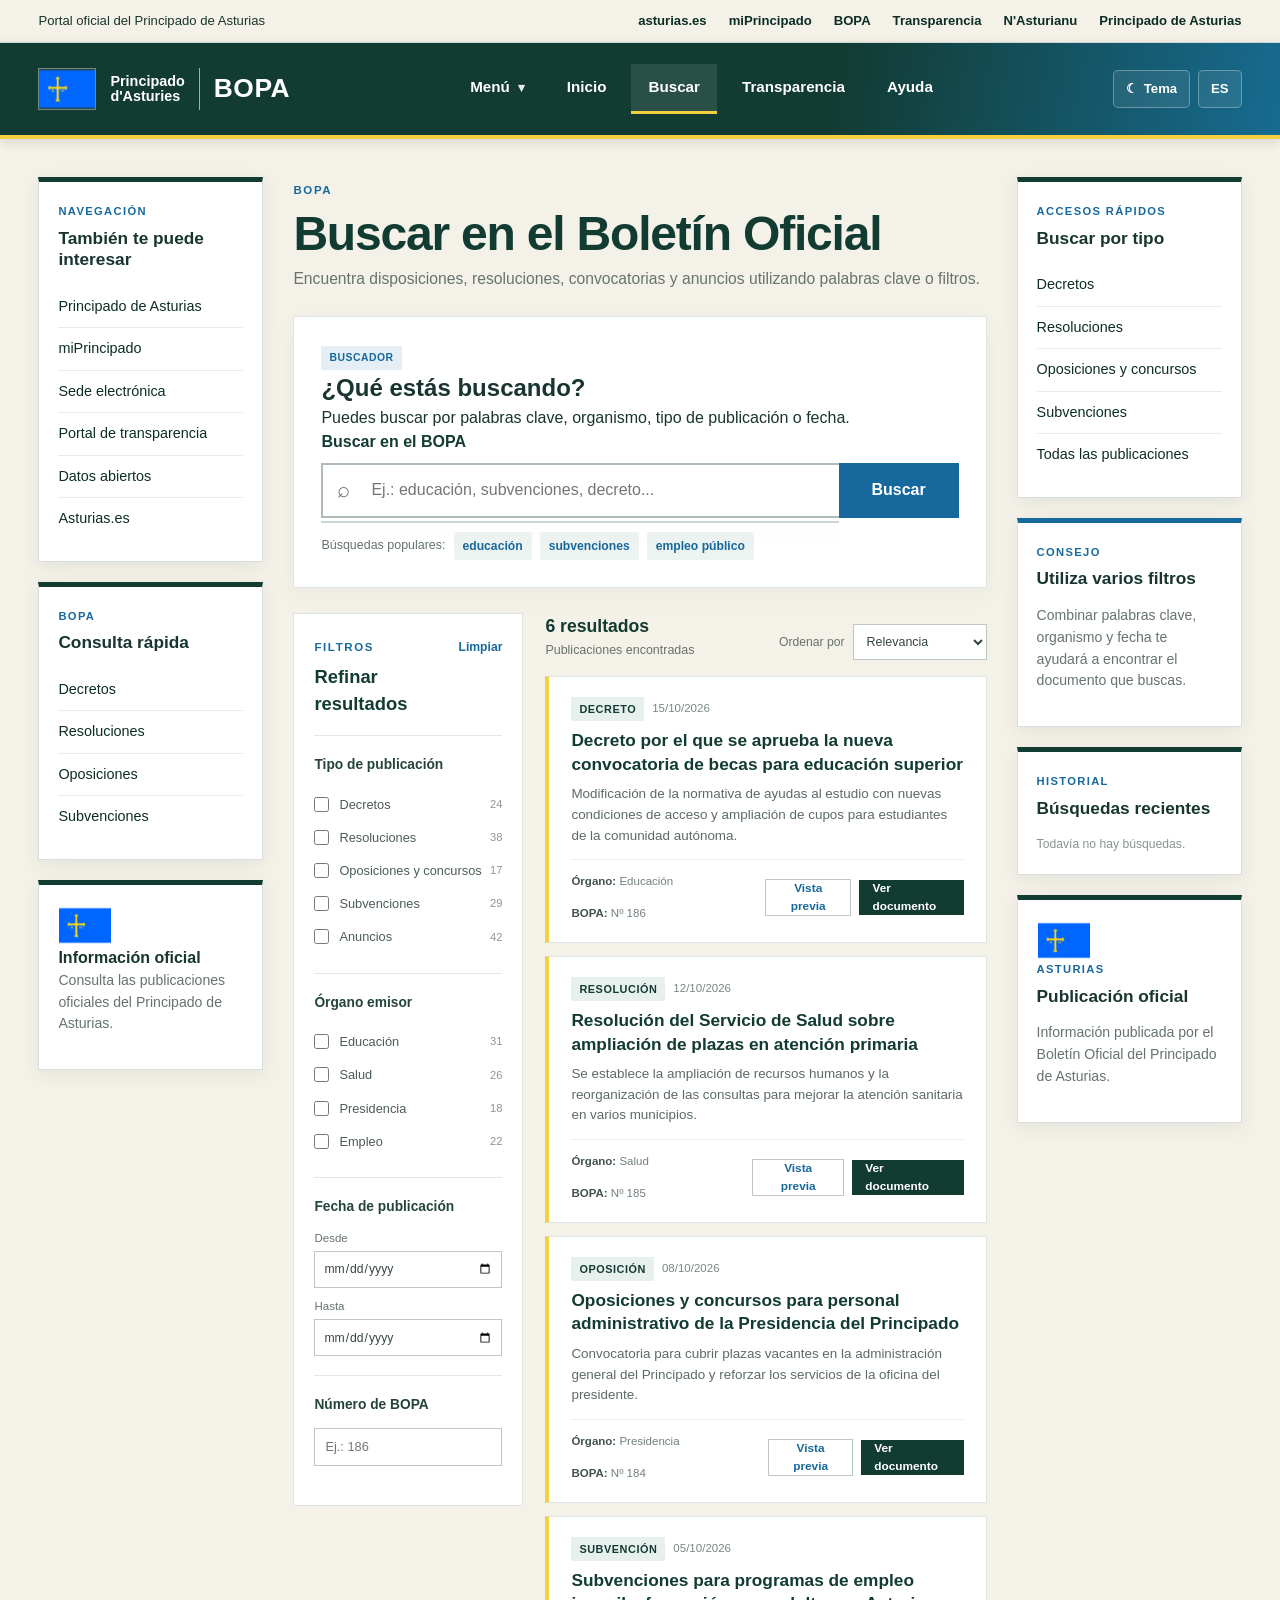
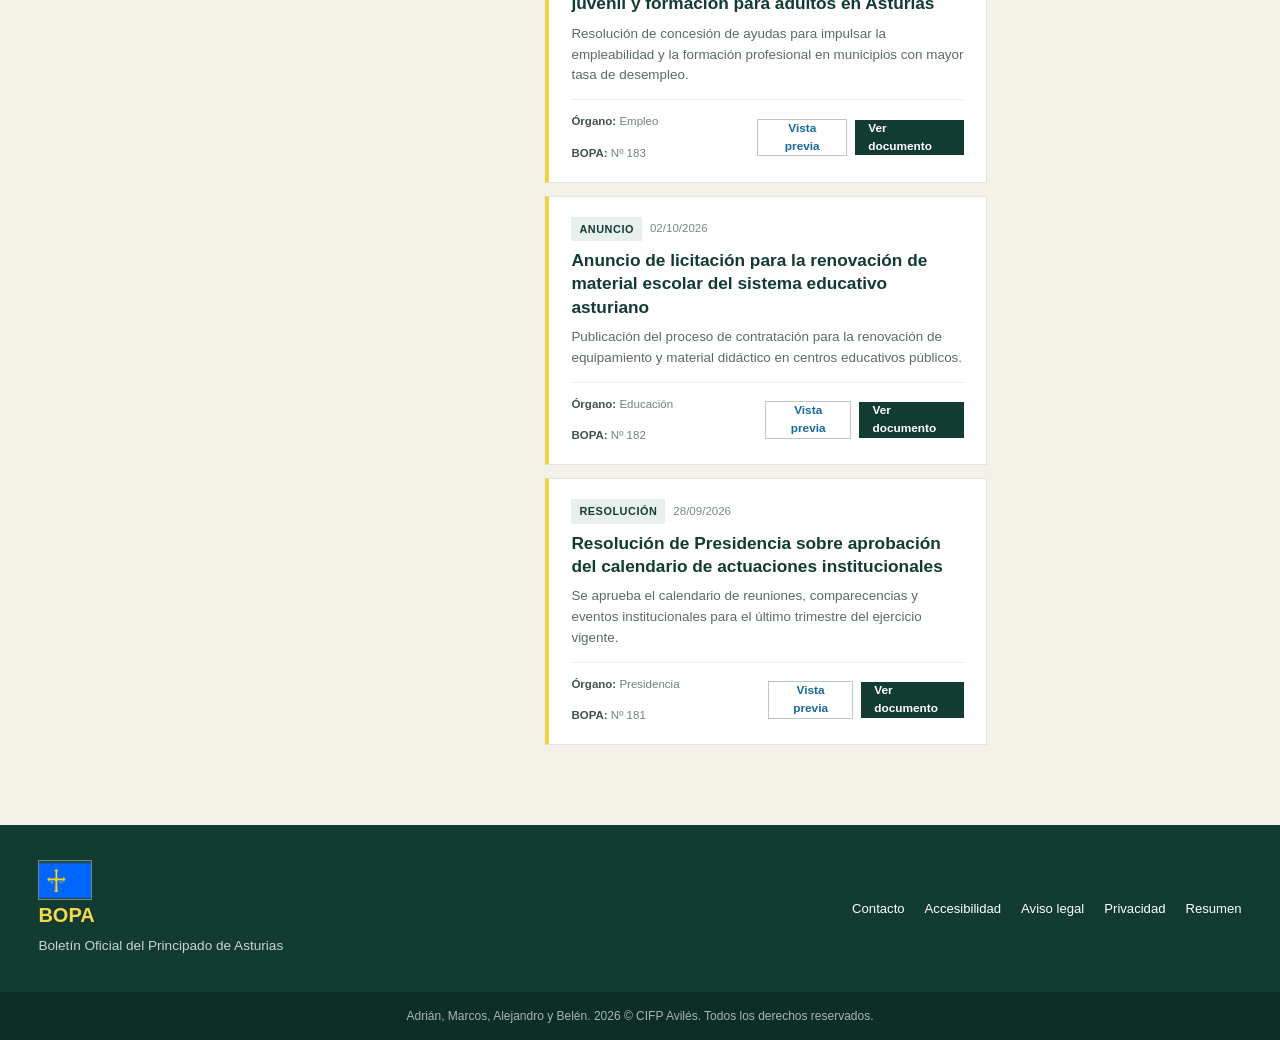
<file: BOPA/buscador.html>
﻿<!DOCTYPE html>
<html lang="es">
  <head>
    <meta charset="UTF-8">
    <meta name="viewport" content="width=device-width, initial-scale=1.0">
    <title>Buscar | BOPA - Principado de Asturias</title>
    <link rel="stylesheet" href="css/estilos.css">
    <link rel="icon" href="./imagenes/escudo-as.png" type="image/png">
  </head>

  <body>
    <a class="skip-link" href="#contenido-principal">Saltar al contenido principal</a>
    <!-- Cabecera principal con logo, marca y navegación del sitio -->
    <header class="cabecera">
      <div class="barra-superior">
        <div class="contenedor barra-superior-contenido">
          <span class="portal-oficial">Portal oficial del Principado de Asturias</span>

          <nav class="enlaces-superiores">
            <a href="https://www.asturias.es/ast/" target="_blank" rel="noopener noreferrer">asturias.es</a>
            <a href="https://miprincipado.asturias.es/" target="_blank" rel="noopener noreferrer">miPrincipado</a>
            <a href="index.html" target="_blank" rel="noopener noreferrer">BOPA</a>
            <a href="transparencia.html" target="_blank" rel="noopener noreferrer">Transparencia</a>
            <a href="https://www.asturias.es/" target="_blank" rel="noopener noreferrer">N'Asturianu</a>
            <a href="https://www.asturias.es/" target="_blank" rel="noopener noreferrer">Principado de Asturias</a>
          </nav>
        </div>
      </div>

      <div class="cabecera-principal">
        <div class="contenedor cabecera-contenido">
          <!-- Marca del portal con bandera y nombre del Principado -->
          <a href="index.html" class="marca" aria-label="Inicio BOPA">
            <div class="marca-asturias">
              <img src="./imagenes/bandera-as.png" alt="Asturias">
            </div>

            <div class="marca-texto">
              <span class="marca-principado">
                Principado
                <br>
                d'Asturies
              </span>

              <span class="separador"></span>

              <span class="marca-bopa">BOPA</span>
            </div>
          </a>

          <!-- Menú principal de navegación del sitio -->
          <nav class="navegacion" aria-label="Navegación principal">
            <details class="menu-desplegable">
              <summary>Menú</summary>
              <div class="mega-menu" role="menu" aria-label="Menú de temas de Asturias">
                <div class="mega-grid">
                  <div class="mega-col">
                    <h3>Temas</h3>
                    <a href="buscador.html">Administración pública</a>
                    <a href="buscador.html">Acción social e igualdad</a>
                    <a href="buscador.html">Agricultura y gestión forestal</a>
                    <a href="buscador.html">Comercio y consumo</a>
                    <a href="buscador.html">Cultura</a>
                    <a href="buscador.html">Educación y deporte</a>
                  </div>
                  <div class="mega-col">
                    <h3>Gobierno</h3>
                    <a href="buscador.html">Agenda de actos del Gobierno</a>
                    <a href="buscador.html">Equipo de Gobierno</a>
                    <a href="buscador.html">Acuerdos del Consejo de Gobierno</a>
                    <a href="buscador.html">Altos cargos</a>
                    <a href="buscador.html">Consejerías</a>
                    <a href="buscador.html">Actualidad</a>
                  </div>
                  <div class="mega-col">
                    <h3>Actualidad</h3>
                    <a href="buscador.html">Noticias</a>
                    <a href="buscador.html">Agenda 2030</a>
                    <a href="buscador.html">Fondos FEDER</a>
                    <a href="buscador.html">Portal de transparencia</a>
                    <a href="buscador.html">Asturias Participa</a>
                    <a href="buscador.html">Estadísticas de Asturias</a>
                  </div>
                </div>
              </div>
            </details>
            <a href="index.html">Inicio</a>
            <a href="buscador.html" class="activo">Buscar</a>
            <a href="transparencia.html">Transparencia</a>
            <a href="ayuda.html">Ayuda</a>
          </nav>

          <!-- Acciones generales de la página -->
          <div class="opciones-pagina" aria-label="Opciones de visualización">
            <button type="button" id="boton-tema" class="boton-opcion" aria-label="Cambiar tema" title="Cambiar tema">
              ☾
              <span>Tema</span>
            </button>

            <button type="button" id="boton-idioma" class="boton-opcion" aria-label="Cambiar idioma" title="Cambiar idioma">
              ES
            </button>
          </div>
        </div>
      </div>
    </header>

    <!-- Contenido principal del buscador con columnas laterales y zona de resultados -->
    <main class="pagina-bopa pagina-buscador contenedor" id="contenido-principal">
      <!-- Columna izquierda: navegación secundaria, consultas rápidas y bloques institucionales -->
      <aside class="columna-lateral izquierda">
        <!-- Enlaces de interés del Principado -->
        <div class="bloque-lateral">
          <span class="titulo-lateral">NAVEGACIÓN</span>
          <h2>También te puede interesar</h2>

          <a href="https://www.asturias.es/ast/">Principado de Asturias</a>
          <a href="https://miprincipado.asturias.es/">miPrincipado</a>
          <a href="https://sede-electronica.asturias.es/">Sede electrónica</a>
          <a href="transparencia.html">Portal de transparencia</a>
          <a href="https://datos.abiertos.asturias.es/">Datos abiertos</a>
          <a href="https://www.asturias.es/ast/">Asturias.es</a>
        </div>

        <!-- Accesos rápidos a tipos de publicación -->
        <div class="bloque-lateral">
          <span class="titulo-lateral">BOPA</span>
          <h2>Consulta rápida</h2>

          <a href="buscador.html?tipo=decreto">Decretos</a>
          <a href="buscador.html?tipo=resolucion">Resoluciones</a>
          <a href="buscador.html?tipo=oposiciones">Oposiciones</a>
          <a href="buscador.html?tipo=subvenciones">Subvenciones</a>
        </div>

        <!-- Bloque institucional de Asturias -->
        <div class="bloque-lateral bloque-asturias">
          <div class="mini-bandera">
            <img src="./imagenes/bandera-as.png" alt="Bandera de Asturias">
          </div>

          <strong>Información oficial</strong>
          <p>Consulta las publicaciones oficiales del Principado de Asturias.</p>
        </div>
      </aside>

      <!-- Área central: buscador, filtros y resultados -->
      <section class="contenido-principal">
        <!-- Encabezado introductorio de la búsqueda -->
        <div class="cabecera-buscador">
          <span class="etiqueta etiqueta-verde">BOPA</span>
          <h1>Buscar en el Boletín Oficial</h1>
          <p>
            Encuentra disposiciones, resoluciones, convocatorias y anuncios utilizando
            palabras clave o filtros.
          </p>
        </div>

        <!-- Panel principal del buscador -->
        <section class="panel-busqueda">
          <div class="cabecera-panel">
            <div>
              <span class="etiqueta etiqueta-azul">BUSCADOR</span>
              <h2>¿Qué estás buscando?</h2>
              <p>Puedes buscar por palabras clave, organismo, tipo de publicación o fecha.</p>
            </div>
          </div>

          <form id="form-busqueda">
            <label for="busqueda-principal">Buscar en el BOPA</label>

            <div class="busqueda-principal">
              <div class="input-con-icono">
                <span class="icono-busqueda">⌕</span>
                <input
                  type="search"
                  id="busqueda-principal"
                  name="q"
                  placeholder="Ej.: educación, subvenciones, decreto..."
                  autocomplete="off"
                >
              </div>

              <button type="submit" class="boton-buscar">Buscar</button>
            </div>

            <!-- Sugerencias dinámicas generadas al escribir -->
            <div id="sugerencias" class="sugerencias"></div>

            <!-- Búsquedas frecuentes para acceso rápido -->
            <div class="ejemplos-busqueda">
              <span>Búsquedas populares:</span>

              <button type="button" data-busqueda="educación">educación</button>
              <button type="button" data-busqueda="subvenciones">subvenciones</button>
              <button type="button" data-busqueda="empleo público">empleo público</button>
            </div>
          </form>
        </section>

        <!-- Contenedor de filtros y resultados -->
        <div class="zona-resultados">
          <!-- Panel lateral con filtros para refinar la búsqueda -->
          <aside class="filtros">
            <div class="filtros-cabecera">
              <div>
                <span class="etiqueta etiqueta-verde">FILTROS</span>
                <h2>Refinar resultados</h2>
              </div>

              <button type="button" id="limpiar-filtros" class="boton-limpiar">Limpiar</button>
            </div>

            <!-- Filtro por tipo de publicación -->
            <div class="grupo-filtro">
              <h3>Tipo de publicación</h3>

              <label class="checkbox-filtro">
                <input type="checkbox" name="tipo" value="decreto">
                <span>Decretos</span>
                <small>24</small>
              </label>

              <label class="checkbox-filtro">
                <input type="checkbox" name="tipo" value="resolucion">
                <span>Resoluciones</span>
                <small>38</small>
              </label>

              <label class="checkbox-filtro">
                <input type="checkbox" name="tipo" value="oposiciones">
                <span>Oposiciones y concursos</span>
                <small>17</small>
              </label>

              <label class="checkbox-filtro">
                <input type="checkbox" name="tipo" value="subvenciones">
                <span>Subvenciones</span>
                <small>29</small>
              </label>

              <label class="checkbox-filtro">
                <input type="checkbox" name="tipo" value="anuncio">
                <span>Anuncios</span>
                <small>42</small>
              </label>
            </div>

            <!-- Filtro por órgano emisor -->
            <div class="grupo-filtro">
              <h3>Órgano emisor</h3>

              <label class="checkbox-filtro">
                <input type="checkbox" name="organismo" value="educacion">
                <span>Educación</span>
                <small>31</small>
              </label>

              <label class="checkbox-filtro">
                <input type="checkbox" name="organismo" value="salud">
                <span>Salud</span>
                <small>26</small>
              </label>

              <label class="checkbox-filtro">
                <input type="checkbox" name="organismo" value="presidencia">
                <span>Presidencia</span>
                <small>18</small>
              </label>

              <label class="checkbox-filtro">
                <input type="checkbox" name="organismo" value="empleo">
                <span>Empleo</span>
                <small>22</small>
              </label>
            </div>

            <!-- Filtro por rango de fechas -->
            <div class="grupo-filtro">
              <h3>Fecha de publicación</h3>

              <label class="campo-fecha">
                <span>Desde</span>
                <input type="date" id="fecha-desde">
              </label>

              <label class="campo-fecha">
                <span>Hasta</span>
                <input type="date" id="fecha-hasta">
              </label>
            </div>

            <!-- Filtro por número del boletín -->
            <div class="grupo-filtro">
              <h3>Número de BOPA</h3>
              <input type="number" id="numero-bopa" class="input-filtro" placeholder="Ej.: 186" min="1">
            </div>
          </aside>

          <!-- Sección de resultados de la búsqueda -->
          <section class="resultados">
            <div class="resultados-cabecera">
              <div>
                <span id="numero-resultados" class="contador-resultados">6 resultados</span>
                <p id="texto-filtro">Publicaciones encontradas</p>
              </div>

              <div class="ordenar">
                <label for="orden">Ordenar por</label>

                <select id="orden">
                  <option value="relevancia">Relevancia</option>
                  <option value="fecha-desc">Más recientes</option>
                  <option value="fecha-asc">Más antiguos</option>
                  <option value="consultados">Más consultados</option>
                </select>
              </div>
            </div>

            <!-- Ejemplos visuales para comprobar cómo se verían los resultados con los filtros -->
            <div id="lista-resultados" class="lista-resultados"></div>

            <!-- Mensaje cuando no hay coincidencias -->
            <div id="sin-resultados" class="sin-resultados" hidden>
              <div class="icono-sin-resultados">?</div>
              <h2>No hemos encontrado resultados</h2>
              <p>Prueba con otras palabras o elimina alguno de los filtros.</p>

              <button type="button" id="reiniciar-busqueda" class="boton-secundario">
                Limpiar búsqueda
              </button>
            </div>
          </section>
        </div>
      </section>

      <!-- Columna derecha: accesos rápidos, consejos y historial -->
      <aside class="columna-lateral derecha">
        <!-- Accesos rápidos por tipo de publicación -->
        <div class="bloque-lateral">
          <span class="titulo-lateral">ACCESOS RÁPIDOS</span>
          <h2>Buscar por tipo</h2>

          <a href="buscador.html?tipo=decreto">Decretos</a>
          <a href="buscador.html?tipo=resolucion">Resoluciones</a>
          <a href="buscador.html?tipo=oposiciones">Oposiciones y concursos</a>
          <a href="buscador.html?tipo=subvenciones">Subvenciones</a>
          <a href="buscador.html">Todas las publicaciones</a>
        </div>

        <!-- Consejo útil para mejorar la búsqueda -->
        <div class="bloque-lateral bloque-destacado">
          <span class="titulo-lateral">CONSEJO</span>
          <h2>Utiliza varios filtros</h2>
          <p>
            Combinar palabras clave, organismo y fecha te ayudará a encontrar el documento que buscas.
          </p>
        </div>

        <!-- Historial de búsquedas recientes del usuario -->
        <div class="bloque-lateral">
          <span class="titulo-lateral">HISTORIAL</span>
          <h2>Búsquedas recientes</h2>

          <div id="historial-busquedas" class="historial-busquedas">
            <span>Todavía no hay búsquedas.</span>
          </div>
        </div>

        <!-- Bloque informativo final de Asturias -->
        <div class="bloque-lateral bloque-asturias">
          <div class="mini-bandera">
            <img src="./imagenes/bandera-as.png" alt="Asturias">
          </div>

          <span class="titulo-lateral">ASTURIAS</span>
          <h2>Publicación oficial</h2>
          <p>Información publicada por el Boletín Oficial del Principado de Asturias.</p>
        </div>
      </aside>
    </main>

    <!-- Modal de vista previa para consultar información sin salir de la página -->
    <div id="modal-preview" class="modal-preview" hidden>
      <div class="modal-fondo"></div>

      <div class="modal-contenido">
        <button type="button" id="cerrar-modal" class="cerrar-modal" aria-label="Cerrar vista previa">
          ✕
        </button>

        <span class="etiqueta etiqueta-verde">VISTA PREVIA</span>

        <div id="preview-contenido">
          <!-- Contenido generado por JS -->
        </div>
      </div>
    </div>

    <!-- Pie de página institucional del portal -->
    <footer class="pie-pagina">
      <div class="contenedor pie-contenido">
        <div class="pie-marca">
          <div class="pie-bandera">
            <img src="./imagenes/bandera-as.png" alt="Asturias">
          </div>

          <div>
            <strong>BOPA</strong>
            <span>Boletín Oficial del Principado de Asturias</span>
          </div>
        </div>

        <div class="pie-enlaces">
          <a href="mailto:info@asturias.es">Contacto</a>
          <a href="ayuda.html">Accesibilidad</a>
          <a href="transparencia.html">Aviso legal</a>
          <a href="transparencia.html">Privacidad</a>
          <a href="../resumen.html">Resumen</a>
        </div>
      </div>

      <div class="pie-final">
        <div class="contenedor">
          Adrián, Marcos, Alejandro y Belén.
          2026 © CIFP Avilés.
          Todos los derechos reservados.
        </div>
      </div>
    </footer>

    <!-- Cambio de tema para permitir alternar entre modo claro y oscuro -->
    <script>
      const botonTema = document.getElementById("boton-tema");
      const modalPreview = document.getElementById("modal-preview");
      const previewContenido = document.getElementById("preview-contenido");
      const cerrarModal = document.getElementById("cerrar-modal");
      const modalFondo = document.querySelector(".modal-fondo");
      const listaResultados = document.getElementById("lista-resultados");
      const contadorResultados = document.getElementById("numero-resultados");
      const textoFiltro = document.getElementById("texto-filtro");

      const resultadosBase = [
        {
          titulo: "Decreto por el que se aprueba la nueva convocatoria de becas para educación superior",
          descripcion: "Modificación de la normativa de ayudas al estudio con nuevas condiciones de acceso y ampliación de cupos para estudiantes de la comunidad autónoma.",
          tipo: "Decreto",
          tipoKey: "decreto",
          fecha: "15/10/2026",
          organismo: "Educación",
          organismoKey: "educacion",
          numero: "Nº 186"
        },
        {
          titulo: "Resolución del Servicio de Salud sobre ampliación de plazas en atención primaria",
          descripcion: "Se establece la ampliación de recursos humanos y la reorganización de las consultas para mejorar la atención sanitaria en varios municipios.",
          tipo: "Resolución",
          tipoKey: "resolucion",
          fecha: "12/10/2026",
          organismo: "Salud",
          organismoKey: "salud",
          numero: "Nº 185"
        },
        {
          titulo: "Oposiciones y concursos para personal administrativo de la Presidencia del Principado",
          descripcion: "Convocatoria para cubrir plazas vacantes en la administración general del Principado y reforzar los servicios de la oficina del presidente.",
          tipo: "Oposición",
          tipoKey: "oposiciones",
          fecha: "08/10/2026",
          organismo: "Presidencia",
          organismoKey: "presidencia",
          numero: "Nº 184"
        },
        {
          titulo: "Subvenciones para programas de empleo juvenil y formación para adultos en Asturias",
          descripcion: "Resolución de concesión de ayudas para impulsar la empleabilidad y la formación profesional en municipios con mayor tasa de desempleo.",
          tipo: "Subvención",
          tipoKey: "subvenciones",
          fecha: "05/10/2026",
          organismo: "Empleo",
          organismoKey: "empleo",
          numero: "Nº 183"
        },
        {
          titulo: "Anuncio de licitación para la renovación de material escolar del sistema educativo asturiano",
          descripcion: "Publicación del proceso de contratación para la renovación de equipamiento y material didáctico en centros educativos públicos.",
          tipo: "Anuncio",
          tipoKey: "anuncio",
          fecha: "02/10/2026",
          organismo: "Educación",
          organismoKey: "educacion",
          numero: "Nº 182"
        },
        {
          titulo: "Resolución de Presidencia sobre aprobación del calendario de actuaciones institucionales",
          descripcion: "Se aprueba el calendario de reuniones, comparecencias y eventos institucionales para el último trimestre del ejercicio vigente.",
          tipo: "Resolución",
          tipoKey: "resolucion",
          fecha: "28/09/2026",
          organismo: "Presidencia",
          organismoKey: "presidencia",
          numero: "Nº 181"
        }
      ];

      function obtenerFiltrosSeleccionados(nombre) {
        return Array.from(document.querySelectorAll(`input[name="${nombre}"]:checked`)).map((input) => input.value);
      }

      function obtenerTextoBusqueda() {
        return document.getElementById("busqueda-principal").value.trim().toLowerCase();
      }

      function renderizarResultados() {
        const tiposSeleccionados = obtenerFiltrosSeleccionados("tipo");
        const organismosSeleccionados = obtenerFiltrosSeleccionados("organismo");
        const textoBusqueda = obtenerTextoBusqueda();

        const resultadosFiltrados = resultadosBase.filter((resultado) => {
          const coincideTipo = tiposSeleccionados.length === 0 || tiposSeleccionados.includes(resultado.tipoKey);
          const coincideOrganismo = organismosSeleccionados.length === 0 || organismosSeleccionados.includes(resultado.organismoKey);
          const coincideTexto = !textoBusqueda || (
            resultado.titulo.toLowerCase().includes(textoBusqueda) ||
            resultado.descripcion.toLowerCase().includes(textoBusqueda) ||
            resultado.organismo.toLowerCase().includes(textoBusqueda) ||
            resultado.tipo.toLowerCase().includes(textoBusqueda)
          );

          return coincideTipo && coincideOrganismo && coincideTexto;
        });

        listaResultados.innerHTML = "";

        if (resultadosFiltrados.length === 0) {
          document.getElementById("sin-resultados").hidden = false;
          contadorResultados.textContent = "0 resultados";
          textoFiltro.textContent = "No se han encontrado publicaciones con estos filtros";
          return;
        }

        document.getElementById("sin-resultados").hidden = true;
        contadorResultados.textContent = `${resultadosFiltrados.length} resultados`;
        textoFiltro.textContent = "Publicaciones encontradas";

        resultadosFiltrados.forEach((resultado) => {
          const articulo = document.createElement("article");
          articulo.className = "resultado";

          articulo.innerHTML = `
            <div class="resultado-superior">
              <div class="resultado-meta">
                <span class="etiqueta-resultado">${resultado.tipo}</span>
                <span class="fecha-resultado">${resultado.fecha}</span>
              </div>
            </div>

            <h2>${resultado.titulo}</h2>
            <p class="resultado-descripcion">${resultado.descripcion}</p>

            <div class="resultado-inferior">
              <div class="resultado-datos">
                <span class="resultado-dato"><strong>Órgano:</strong> ${resultado.organismo}</span>
                <span class="resultado-dato"><strong>BOPA:</strong> ${resultado.numero}</span>
              </div>

              <div class="resultado-acciones">
                <button type="button" class="boton-preview">Vista previa</button>
                <a href="documento.html?titulo=${encodeURIComponent(resultado.titulo)}&descripcion=${encodeURIComponent(resultado.descripcion)}&tipo=${encodeURIComponent(resultado.tipo)}&fecha=${encodeURIComponent(resultado.fecha)}&organismo=${encodeURIComponent(resultado.organismo)}&numero=${encodeURIComponent(resultado.numero)}" class="boton-documento">Ver documento</a>
              </div>
            </div>
          `;

          listaResultados.appendChild(articulo);
        });

        document.querySelectorAll('.boton-preview').forEach(function (boton) {
          boton.addEventListener('click', function () {
            abrirVistaPrevia(boton);
          });
        });
      }

      document.addEventListener('click', function (event) {
        const link = event.target.closest('a[href]');
        if (!link) {
          return;
        }

        const href = link.getAttribute('href');
        if (!href || href.startsWith('#') || href.startsWith('http') || href.startsWith('mailto:') || href.startsWith('tel:')) {
          return;
        }

        event.preventDefault();
        window.location.href = 'cargar.html?next=' + encodeURIComponent(href);
      });

      botonTema.addEventListener("click", function () {
        document.body.classList.toggle("tema-oscuro");

        const oscuro = document.body.classList.contains("tema-oscuro");

        if (oscuro) {
          botonTema.innerHTML = "☀ <span>Tema</span>";
        } else {
          botonTema.innerHTML = "☾ <span>Tema</span>";
        }
      });

      /* Botones de búsqueda popular para rellenar el campo de texto con una sugerencia típica */
      const botonesBusqueda = document.querySelectorAll("[data-busqueda]");
      const campoBusqueda = document.getElementById("busqueda-principal");

      botonesBusqueda.forEach(function (boton) {
        boton.addEventListener("click", function () {
          campoBusqueda.value = boton.dataset.busqueda;
          campoBusqueda.focus();
          renderizarResultados();
        });
      });

      /* Botón de idioma: por ahora solo cambia la etiqueta visual, sin traducir aún el contenido */
      const botonIdioma = document.getElementById("boton-idioma");

      botonIdioma.addEventListener("click", function () {
        if (botonIdioma.textContent.trim() === "ES") {
          botonIdioma.textContent = "AST";
        } else {
          botonIdioma.textContent = "ES";
        }
      });

      function cerrarVistaPrevia() {
        modalPreview.hidden = true;
      }

      function abrirVistaPrevia(boton) {
        const tarjeta = boton.closest('.resultado');
        if (!tarjeta) {
          return;
        }

        const titulo = tarjeta.querySelector('h2')?.textContent.trim() || 'Documento';
        const descripcion = tarjeta.querySelector('.resultado-descripcion')?.textContent.trim() || 'Sin descripción disponible.';
        const tipo = tarjeta.querySelector('.etiqueta-resultado')?.textContent.trim() || 'Publicación';
        const fecha = tarjeta.querySelector('.fecha-resultado')?.textContent.trim() || 'Fecha no indicada';
        const datos = Array.from(tarjeta.querySelectorAll('.resultado-dato'));
        const organismo = datos.find((item) => item.textContent.includes('Órgano'))
          ?.textContent.replace('Órgano:', '').trim() || 'No indicado';
        const numeroBopa = datos.find((item) => item.textContent.includes('BOPA'))
          ?.textContent.replace('BOPA:', '').trim() || 'No indicado';

        previewContenido.innerHTML = `
          <span class="etiqueta etiqueta-verde">VISTA PREVIA</span>
          <h2>${titulo}</h2>
          <p>${descripcion}</p>

          <div class="preview-datos">
            <div class="preview-dato">
              <span>Tipo</span>
              <strong>${tipo}</strong>
            </div>

            <div class="preview-dato">
              <span>Fecha</span>
              <strong>${fecha}</strong>
            </div>

            <div class="preview-dato">
              <span>Órgano emisor</span>
              <strong>${organismo}</strong>
            </div>

            <div class="preview-dato">
              <span>BOPA</span>
              <strong>${numeroBopa}</strong>
            </div>
          </div>

          <p>
            Esta publicación forma parte del boletín oficial correspondiente y se puede consultar en su versión completa desde el documento asociado.
          </p>
        `;

        modalPreview.hidden = false;
      }

      document.querySelectorAll('input[name="tipo"], input[name="organismo"]').forEach(function (input) {
        input.addEventListener('change', renderizarResultados);
      });

      campoBusqueda.addEventListener('input', renderizarResultados);
      document.getElementById("limpiar-filtros").addEventListener("click", function () {
        document.querySelectorAll('input[name="tipo"]').forEach((input) => input.checked = false);
        document.querySelectorAll('input[name="organismo"]').forEach((input) => input.checked = false);
        campoBusqueda.value = "";
        renderizarResultados();
      });

      cerrarModal.addEventListener('click', cerrarVistaPrevia);
      modalFondo.addEventListener('click', cerrarVistaPrevia);

      document.addEventListener('keydown', function (event) {
        if (event.key === 'Escape' && !modalPreview.hidden) {
          cerrarVistaPrevia();
        }
      });

      renderizarResultados();
    </script>
  </body>
</html>
</file>
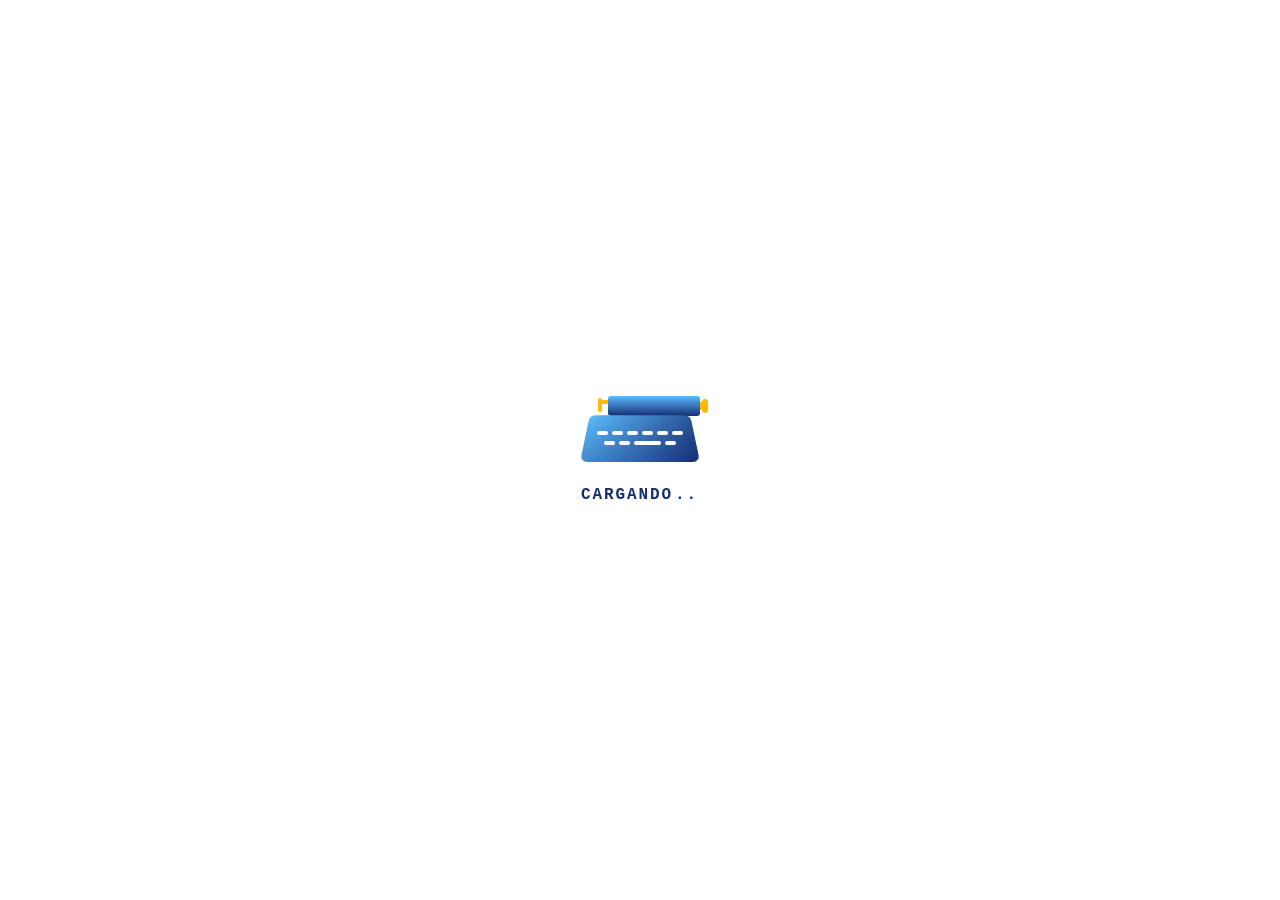
<file: BOPA/cargar.html>
<!DOCTYPE html>
<html>
<head>
    <meta charset="UTF-8">
    <meta name="viewport" content="width=device-width, initial-scale=1.0">
    <title>Cargando | BOPA</title>
    <link rel="stylesheet" href="css/cargar.css">
    <link rel="icon" href="./imagenes/escudo-as.png" type="image/png">
</head>
<body>

<div class="typewriter">
  <div class="slide"><i></i></div>
  <div class="paper"></div>
  <div class="keyboard"></div>
  <p class="loading">Cargando</p>
</div>

    <script>
        const params = new URLSearchParams(window.location.search);
        const nextPage = params.get('next') || 'index.html';

        setTimeout(function () {
            window.location.href = nextPage;
        }, 3500);
    </script>
</body>
</html>
</file>
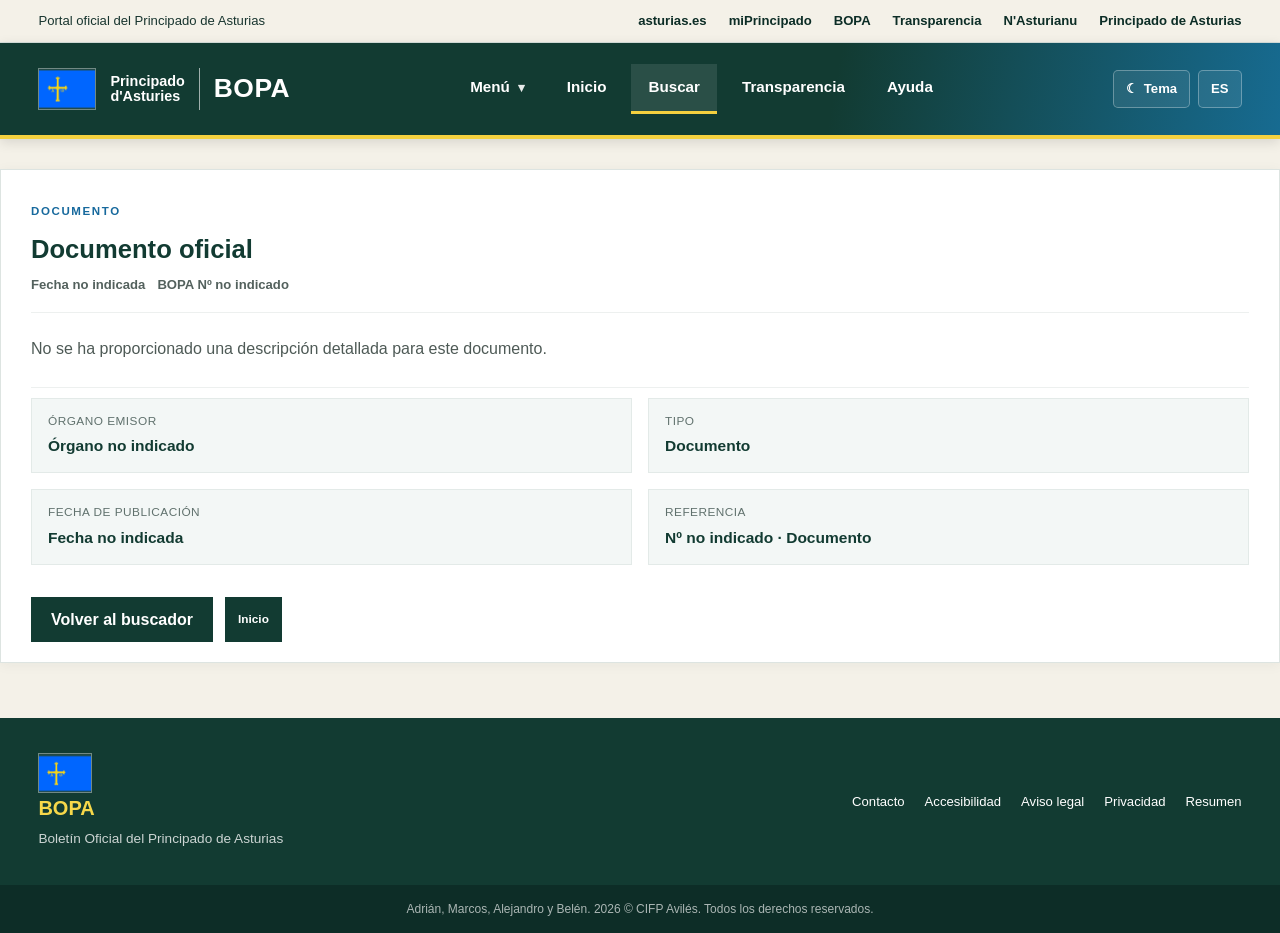
<file: BOPA/documento.html>
<!DOCTYPE html>
<html lang="es">
  <head>
    <meta charset="UTF-8">
    <meta name="viewport" content="width=device-width, initial-scale=1.0">
    <title>Documento | BOPA</title>
    <link rel="stylesheet" href="css/estilos.css">
    <link rel="icon" href="./imagenes/escudo-as.png" type="image/png">
  </head>

  <body>
    <a class="skip-link" href="#contenido-principal">Saltar al contenido principal</a>
    <header class="cabecera">
      <div class="barra-superior">
        <div class="contenedor barra-superior-contenido">
          <span class="portal-oficial">Portal oficial del Principado de Asturias</span>

          <nav class="enlaces-superiores">
            <a href="https://www.asturias.es/ast/" target="_blank" rel="noopener noreferrer">asturias.es</a>
            <a href="https://miprincipado.asturias.es/" target="_blank" rel="noopener noreferrer">miPrincipado</a>
            <a href="index.html" target="_blank" rel="noopener noreferrer">BOPA</a>
            <a href="transparencia.html" target="_blank" rel="noopener noreferrer">Transparencia</a>
            <a href="https://www.asturias.es/" target="_blank" rel="noopener noreferrer">N'Asturianu</a>
            <a href="https://www.asturias.es/" target="_blank" rel="noopener noreferrer">Principado de Asturias</a>
          </nav>
        </div>
      </div>

      <div class="cabecera-principal">
        <div class="contenedor cabecera-contenido">
          <a href="index.html" class="marca" aria-label="Inicio BOPA">
            <div class="marca-asturias">
              <img src="./imagenes/bandera-as.png" alt="Asturias">
            </div>

            <div class="marca-texto">
              <span class="marca-principado">
                Principado
                <br>
                d'Asturies
              </span>

              <span class="separador"></span>

              <span class="marca-bopa">BOPA</span>
            </div>
          </a>

          <nav class="navegacion" aria-label="Navegación principal">
            <details class="menu-desplegable">
              <summary>Menú</summary>
              <div class="mega-menu" role="menu" aria-label="Menú de temas de Asturias">
                <div class="mega-grid">
                  <div class="mega-col">
                    <h3>Temas</h3>
                    <a href="buscador.html">Administración pública</a>
                    <a href="buscador.html">Acción social e igualdad</a>
                    <a href="buscador.html">Agricultura y gestión forestal</a>
                    <a href="buscador.html">Comercio y consumo</a>
                    <a href="buscador.html">Cultura</a>
                    <a href="buscador.html">Educación y deporte</a>
                  </div>
                  <div class="mega-col">
                    <h3>Gobierno</h3>
                    <a href="buscador.html">Agenda de actos del Gobierno</a>
                    <a href="buscador.html">Equipo de Gobierno</a>
                    <a href="buscador.html">Acuerdos del Consejo de Gobierno</a>
                    <a href="buscador.html">Altos cargos</a>
                    <a href="buscador.html">Consejerías</a>
                    <a href="buscador.html">Actualidad</a>
                  </div>
                  <div class="mega-col">
                    <h3>Actualidad</h3>
                    <a href="buscador.html">Noticias</a>
                    <a href="buscador.html">Agenda 2030</a>
                    <a href="buscador.html">Fondos FEDER</a>
                    <a href="buscador.html">Portal de transparencia</a>
                    <a href="buscador.html">Asturias Participa</a>
                    <a href="buscador.html">Estadísticas de Asturias</a>
                  </div>
                </div>
              </div>
            </details>
            <a href="index.html">Inicio</a>
            <a href="buscador.html" class="activo">Buscar</a>
            <a href="transparencia.html">Transparencia</a>
            <a href="ayuda.html">Ayuda</a>
          </nav>

          <div class="opciones-pagina" aria-label="Opciones de visualización">
            <button type="button" id="boton-tema" class="boton-opcion" aria-label="Cambiar tema" title="Cambiar tema">
              ☾
              <span>Tema</span>
            </button>

            <button type="button" id="boton-idioma" class="boton-opcion" aria-label="Cambiar idioma" title="Cambiar idioma">
              ES
            </button>
          </div>
        </div>
      </div>
    </header>

    <main class="contenedor pagina-documento" id="contenido-principal">
      <article class="detalle-documento">
        <div class="cabecera-detalle">
          <span id="detalle-tipo" class="etiqueta etiqueta-verde">DOCUMENTO</span>
          <h1 id="detalle-titulo">Titulo del documento</h1>
          <div class="detalle-meta">
            <span id="detalle-fecha">--</span>
            <span id="detalle-numero">BOPA Nº --</span>
          </div>
        </div>

        <div class="detalle-cuerpo">
          <p id="detalle-descripcion">
            Aquí se muestra la descripción completa del documento asociado al resultado seleccionado.
          </p>

          <div class="detalle-grid">
            <div>
              <span>Órgano emisor</span>
              <strong id="detalle-organismo">-</strong>
            </div>

            <div>
              <span>Tipo</span>
              <strong id="detalle-tipoTexto">-</strong>
            </div>

            <div>
              <span>Fecha de publicación</span>
              <strong id="detalle-fechaTexto">-</strong>
            </div>

            <div>
              <span>Referencia</span>
              <strong id="detalle-referencia">-</strong>
            </div>
          </div>

          <div class="detalle-acciones">
            <a href="buscador.html" class="boton-secundario">Volver al buscador</a>
            <a href="index.html" class="boton-documento">Inicio</a>
          </div>
        </div>
      </article>
    </main>

    <footer class="pie-pagina">
      <div class="contenedor pie-contenido">
        <div class="pie-marca">
          <div class="pie-bandera">
            <img src="./imagenes/bandera-as.png" alt="Asturias">
          </div>

          <div>
            <strong>BOPA</strong>
            <span>Boletín Oficial del Principado de Asturias</span>
          </div>
        </div>

        <div class="pie-enlaces">
          <a href="mailto:info@asturias.es">Contacto</a>
          <a href="ayuda.html">Accesibilidad</a>
          <a href="transparencia.html">Aviso legal</a>
          <a href="transparencia.html">Privacidad</a>
          <a href="../resumen.html">Resumen</a>
        </div>
      </div>

      <div class="pie-final">
        <div class="contenedor">
          Adrián, Marcos, Alejandro y Belén.
          2026 © CIFP Avilés.
          Todos los derechos reservados.
        </div>
      </div>
    </footer>

    <script>
      const botonTema = document.getElementById("boton-tema");
      const botonIdioma = document.getElementById("boton-idioma");

      botonTema.addEventListener("click", function () {
        document.body.classList.toggle("tema-oscuro");
        const oscuro = document.body.classList.contains("tema-oscuro");
        botonTema.innerHTML = oscuro ? "☀ <span>Tema</span>" : "☾ <span>Tema</span>";
      });

      botonIdioma.addEventListener("click", function () {
        botonIdioma.textContent = botonIdioma.textContent.trim() === "ES" ? "AST" : "ES";
      });

      const parametros = new URLSearchParams(window.location.search);
      const titulo = parametros.get("titulo") || "Documento oficial";
      const descripcion = parametros.get("descripcion") || "No se ha proporcionado una descripción detallada para este documento.";
      const tipo = parametros.get("tipo") || "Documento";
      const fecha = parametros.get("fecha") || "Fecha no indicada";
      const organismo = parametros.get("organismo") || "Órgano no indicado";
      const numero = parametros.get("numero") || "Nº no indicado";

      document.getElementById("detalle-titulo").textContent = titulo;
      document.getElementById("detalle-fecha").textContent = fecha;
      document.getElementById("detalle-numero").textContent = `BOPA ${numero}`;
      document.getElementById("detalle-descripcion").textContent = descripcion;
      document.getElementById("detalle-organismo").textContent = organismo;
      document.getElementById("detalle-tipoTexto").textContent = tipo;
      document.getElementById("detalle-fechaTexto").textContent = fecha;
      document.getElementById("detalle-referencia").textContent = `${numero} · ${tipo}`;
      document.getElementById("detalle-tipo").textContent = tipo.toUpperCase();
      document.title = `${titulo} | BOPA`;
    </script>
  </body>
</html>
</file>
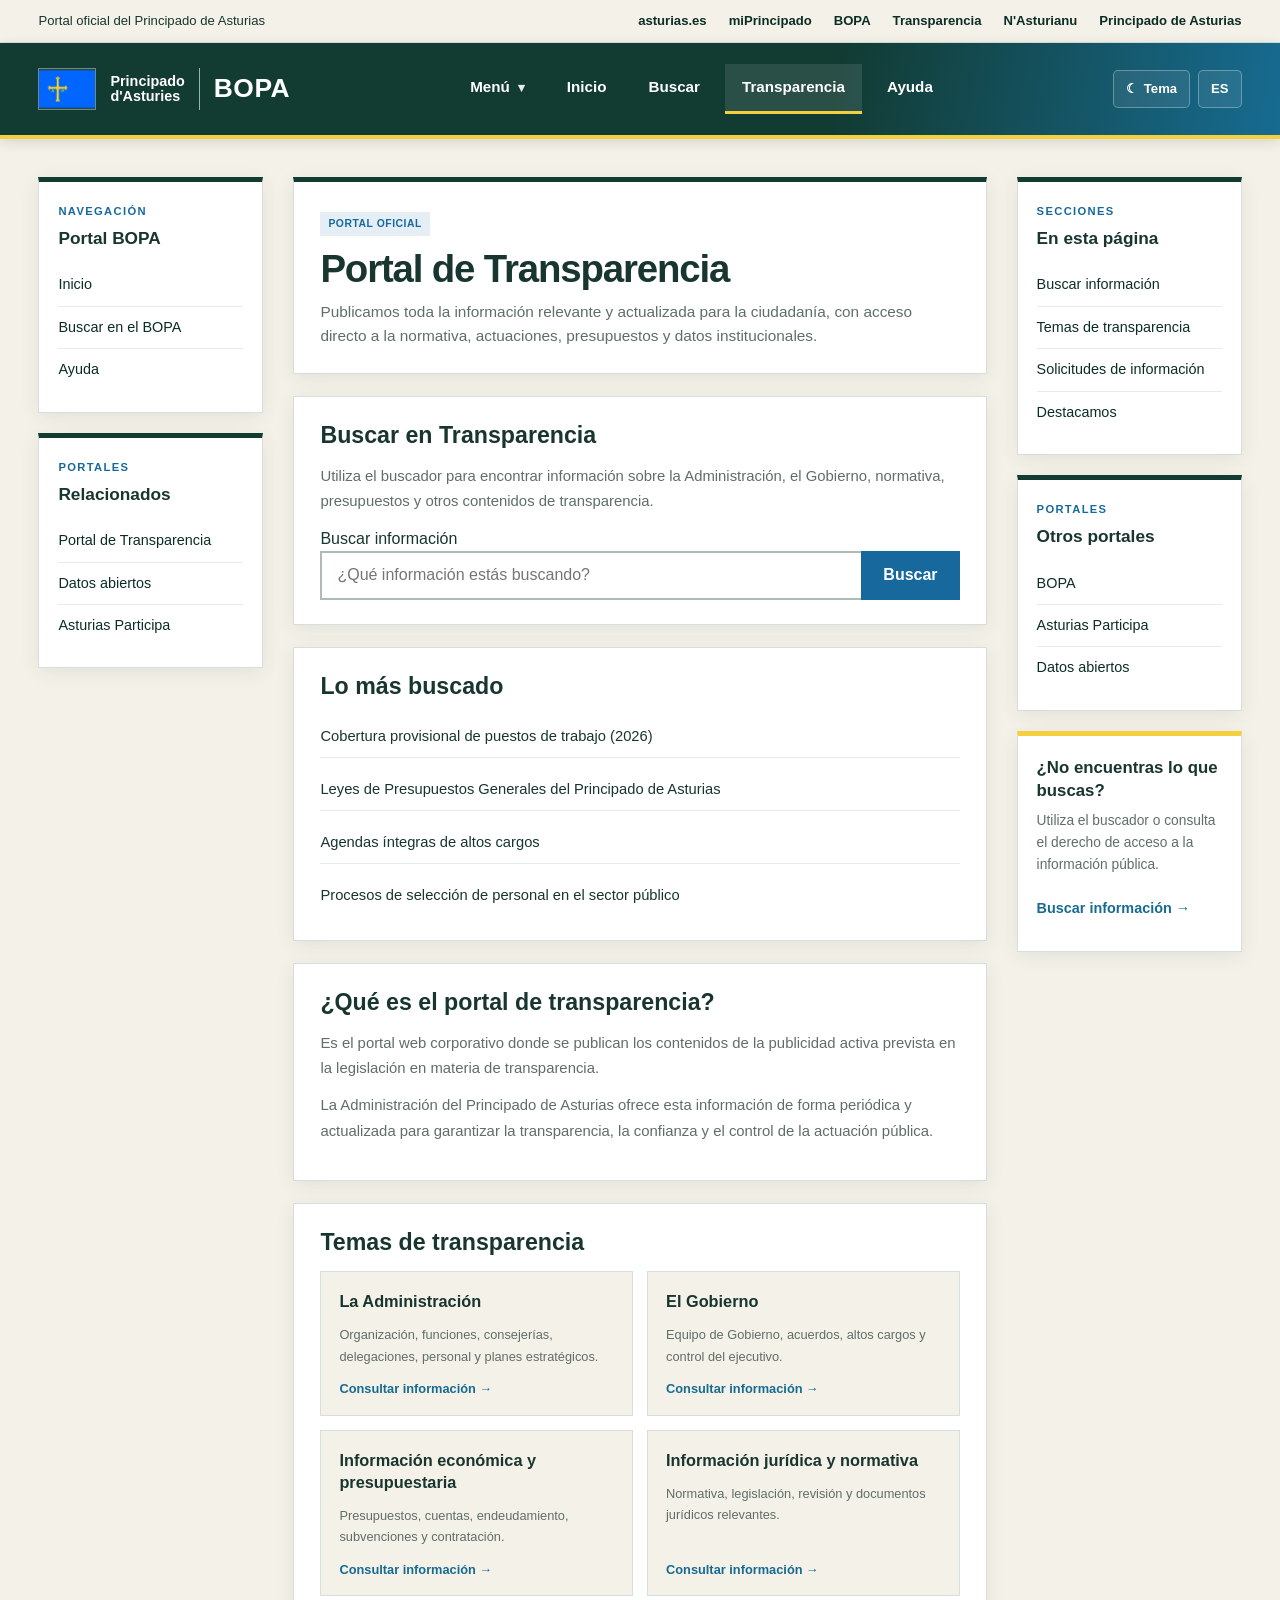
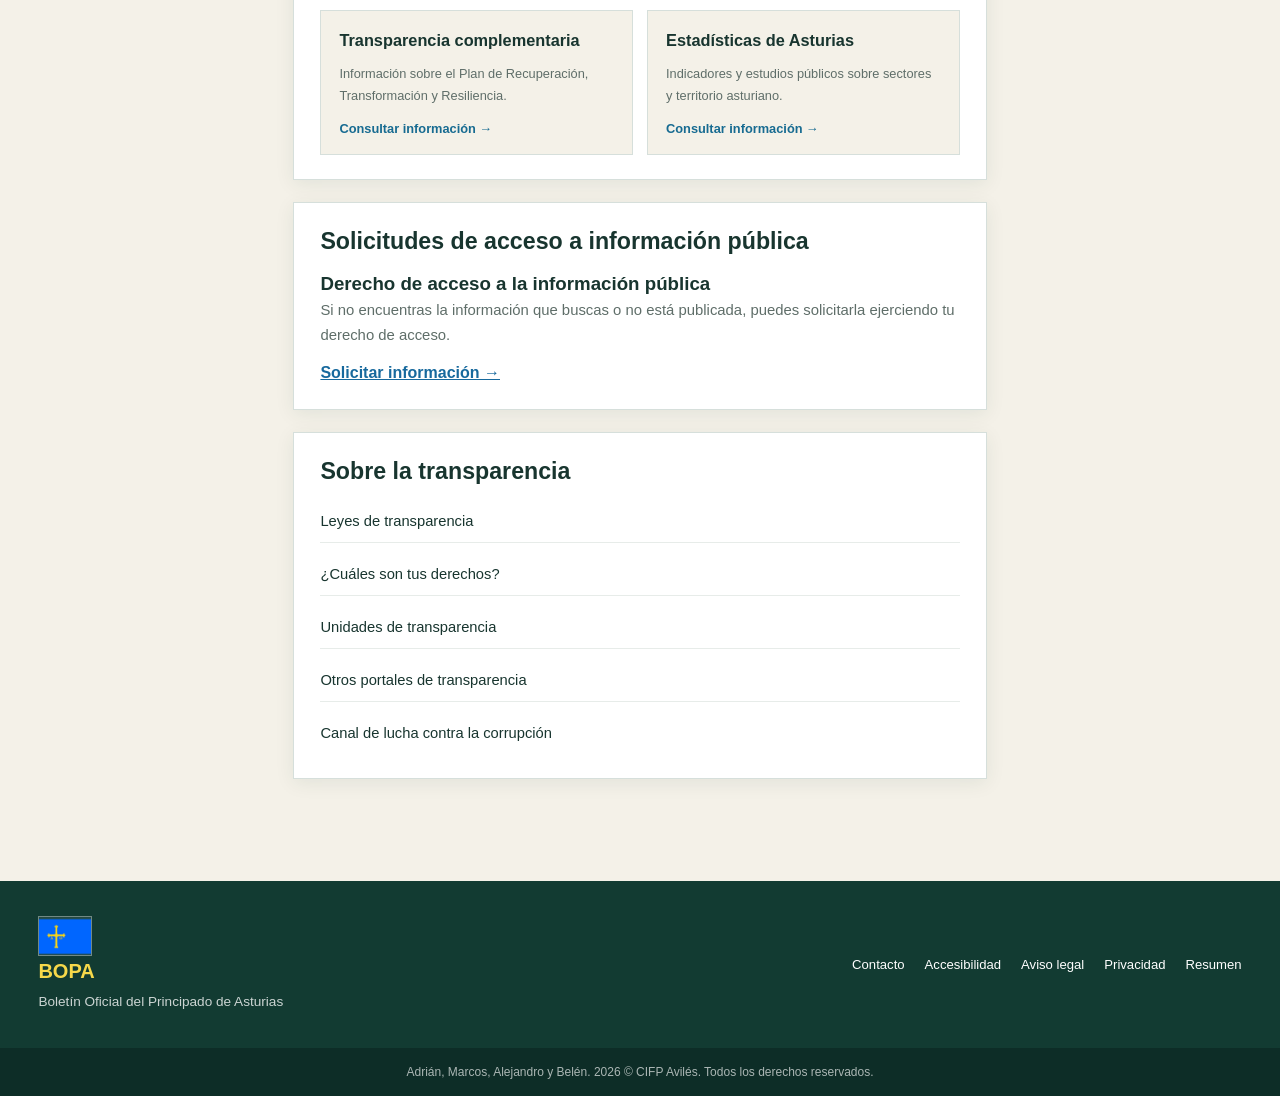
<file: BOPA/transparencia.html>
<!DOCTYPE html>
<html lang="es">
<head>
    <meta charset="UTF-8">
    <meta name="viewport" content="width=device-width, initial-scale=1.0">
    <title>Portal de Transparencia | Principado de Asturias</title>
    <link rel="stylesheet" href="css/estilos.css">
    <link rel="icon" href="./imagenes/escudo-as.png" type="image/png">
</head>
<body>

    <header class="cabecera">
        <div class="barra-superior">
            <div class="barra-superior-contenido">
                <span>Portal oficial del Principado de Asturias</span>

                <nav class="enlaces-superiores" aria-label="Enlaces institucionales">
                    <a href="https://www.asturias.es/" target="_blank" rel="noopener noreferrer">asturias.es</a>
                    <a href="https://miprincipado.asturias.es/" target="_blank" rel="noopener noreferrer">miPrincipado</a>
                    <a href="index.html" target="_blank" rel="noopener noreferrer">BOPA</a>
                    <a href="transparencia.html" target="_blank" rel="noopener noreferrer">Transparencia</a>
                    <a href="https://www.asturias.es/" target="_blank" rel="noopener noreferrer">N'Asturianu</a>
                    <a href="https://www.asturias.es/" target="_blank" rel="noopener noreferrer">Principado de Asturias</a>
                </nav>
            </div>
        </div>

        <div class="cabecera-principal">
            <div class="cabecera-contenido">
                <a href="index.html" class="marca" aria-label="Inicio BOPA">
                    <div class="marca-asturias">
                        <img src="./imagenes/bandera-as.png" alt="Asturias">
                    </div>

                    <div class="marca-texto">
                        <span class="marca-principado">Principado<br>d'Asturies</span>
                        <span class="separador"></span>
                        <span class="marca-bopa">BOPA</span>
                    </div>
                </a>

                <nav class="navegacion" aria-label="Navegación principal">
                    <details class="menu-desplegable">
                        <summary>Menú</summary>
                        <div class="mega-menu" role="menu" aria-label="Menú de temas de Asturias">
                            <div class="mega-grid">
                                <div class="mega-col">
                                    <h3>Temas</h3>
                                    <a href="buscador.html">Administración pública</a>
                                    <a href="buscador.html">Acción social e igualdad</a>
                                    <a href="buscador.html">Agricultura y gestión forestal</a>
                                    <a href="buscador.html">Comercio y consumo</a>
                                    <a href="buscador.html">Cultura</a>
                                    <a href="buscador.html">Educación y deporte</a>
                                </div>
                                <div class="mega-col">
                                    <h3>Gobierno</h3>
                                    <a href="buscador.html">Agenda de actos del Gobierno</a>
                                    <a href="buscador.html">Equipo de Gobierno</a>
                                    <a href="buscador.html">Acuerdos del Consejo de Gobierno</a>
                                    <a href="buscador.html">Altos cargos</a>
                                    <a href="buscador.html">Consejerías</a>
                                    <a href="buscador.html">Actualidad</a>
                                </div>
                                <div class="mega-col">
                                    <h3>Actualidad</h3>
                                    <a href="buscador.html">Noticias</a>
                                    <a href="buscador.html">Agenda 2030</a>
                                    <a href="buscador.html">Fondos FEDER</a>
                                    <a href="buscador.html">Portal de transparencia</a>
                                    <a href="buscador.html">Asturias Participa</a>
                                    <a href="buscador.html">Estadísticas de Asturias</a>
                                </div>
                            </div>
                        </div>
                    </details>
                    <a href="index.html">Inicio</a>
                    <a href="buscador.html">Buscar</a>
                    <a href="transparencia.html" class="activo">Transparencia</a>
                    <a href="ayuda.html">Ayuda</a>
                </nav>

                <div class="opciones-pagina" aria-label="Opciones de visualización">
                    <button type="button" id="boton-tema" class="boton-opcion" aria-label="Cambiar tema" title="Cambiar tema">
                        <span aria-hidden="true">☾</span>
                        <span>Tema</span>
                    </button>

                    <button type="button" id="boton-idioma" class="boton-opcion" aria-label="Cambiar idioma" title="Cambiar idioma">
                        ES
                    </button>
                </div>
            </div>
        </div>
    </header>

    <main class="pagina-bopa pagina-ayuda" id="contenido-principal">
        <aside class="columna-lateral izquierda">
            <div class="bloque-lateral">
                <span class="titulo-lateral">NAVEGACIÓN</span>
                <h2>Portal BOPA</h2>
                <a href="index.html">Inicio</a>
                <a href="buscador.html">Buscar en el BOPA</a>
                <a href="ayuda.html">Ayuda</a>
            </div>

            <div class="bloque-lateral">
                <span class="titulo-lateral">PORTALES</span>
                <h2>Relacionados</h2>
                <a href="transparencia.html" class="activo">Portal de Transparencia</a>
                <a href="index.html">Datos abiertos</a>
                <a href="https://www.asturias.es/" target="_blank" rel="noopener noreferrer">Asturias Participa</a>
            </div>
        </aside>

        <section class="contenido-principal">
            <div class="cabecera-pagina">
                <span class="etiqueta-azul">PORTAL OFICIAL</span>
                <h1>Portal de Transparencia</h1>
                <p>
                    Publicamos toda la información relevante y actualizada
                    para la ciudadanía, con acceso directo a la normativa,
                    actuaciones, presupuestos y datos institucionales.
                </p>
            </div>

            <section class="bloque-contenido" id="busqueda-transparencia">
                <h2>Buscar en Transparencia</h2>
                <p>
                    Utiliza el buscador para encontrar información sobre la
                    Administración, el Gobierno, normativa, presupuestos y otros
                    contenidos de transparencia.
                </p>

                <form class="buscador-principal" action="buscador.html" method="get">
                    <label for="busqueda-transparencia-input">Buscar información</label>
                    <div class="campo-busqueda">
                        <input type="search" id="busqueda-transparencia-input" name="q" placeholder="¿Qué información estás buscando?">
                        <button type="submit">Buscar</button>
                    </div>
                </form>
            </section>

            <section class="bloque-contenido">
                <h2>Lo más buscado</h2>
                <div class="lista-enlaces">
                    <a href="buscador.html">Cobertura provisional de puestos de trabajo (2026)</a>
                    <a href="buscador.html">Leyes de Presupuestos Generales del Principado de Asturias</a>
                    <a href="buscador.html">Agendas íntegras de altos cargos</a>
                    <a href="buscador.html">Procesos de selección de personal en el sector público</a>
                </div>
            </section>

            <section class="bloque-contenido">
                <h2>¿Qué es el portal de transparencia?</h2>
                <p>
                    Es el portal web corporativo donde se publican los contenidos de
                    la publicidad activa prevista en la legislación en materia de transparencia.
                </p>
                <p>
                    La Administración del Principado de Asturias ofrece esta información
                    de forma periódica y actualizada para garantizar la transparencia,
                    la confianza y el control de la actuación pública.
                </p>
            </section>

            <section class="bloque-contenido" id="temas-transparencia">
                <h2>Temas de transparencia</h2>

                <div class="rejilla-tarjetas">
                    <article class="tarjeta-transparencia">
                        <h3>La Administración</h3>
                        <p>Organización, funciones, consejerías, delegaciones, personal y planes estratégicos.</p>
                        <span>Consultar información →</span>
                    </article>

                    <article class="tarjeta-transparencia">
                        <h3>El Gobierno</h3>
                        <p>Equipo de Gobierno, acuerdos, altos cargos y control del ejecutivo.</p>
                        <span>Consultar información →</span>
                    </article>

                    <article class="tarjeta-transparencia">
                        <h3>Información económica y presupuestaria</h3>
                        <p>Presupuestos, cuentas, endeudamiento, subvenciones y contratación.</p>
                        <span>Consultar información →</span>
                    </article>

                    <article class="tarjeta-transparencia">
                        <h3>Información jurídica y normativa</h3>
                        <p>Normativa, legislación, revisión y documentos jurídicos relevantes.</p>
                        <span>Consultar información →</span>
                    </article>

                    <article class="tarjeta-transparencia">
                        <h3>Transparencia complementaria</h3>
                        <p>Información sobre el Plan de Recuperación, Transformación y Resiliencia.</p>
                        <span>Consultar información →</span>
                    </article>

                    <article class="tarjeta-transparencia">
                        <h3>Estadísticas de Asturias</h3>
                        <p>Indicadores y estudios públicos sobre sectores y territorio asturiano.</p>
                        <span>Consultar información →</span>
                    </article>
                </div>
            </section>

            <section class="bloque-contenido">
                <h2>Solicitudes de acceso a información pública</h2>
                <div class="bloque-destacado">
                    <h3>Derecho de acceso a la información pública</h3>
                    <p>
                        Si no encuentras la información que buscas o no está publicada,
                        puedes solicitarla ejerciendo tu derecho de acceso.
                    </p>
                    <a href="ayuda.html" class="enlace-destacado">Solicitar información →</a>
                </div>
            </section>

            <section class="bloque-contenido">
                <h2>Sobre la transparencia</h2>
                <div class="lista-enlaces">
                    <a href="buscador.html">Leyes de transparencia</a>
                    <a href="ayuda.html">¿Cuáles son tus derechos?</a>
                    <a href="transparencia.html">Unidades de transparencia</a>
                    <a href="index.html">Otros portales de transparencia</a>
                    <a href="https://www.asturias.es/" target="_blank" rel="noopener noreferrer">Canal de lucha contra la corrupción</a>
                </div>
            </section>
        </section>

        <aside class="columna-lateral derecha">
            <div class="bloque-lateral">
                <span class="titulo-lateral">SECCIONES</span>
                <h2>En esta página</h2>
                <a href="#busqueda-transparencia">Buscar información</a>
                <a href="#temas-transparencia">Temas de transparencia</a>
                <a href="ayuda.html">Solicitudes de información</a>
                <a href="index.html">Destacamos</a>
            </div>

            <div class="bloque-lateral">
                <span class="titulo-lateral">PORTALES</span>
                <h2>Otros portales</h2>
                <a href="index.html">BOPA</a>
                <a href="https://www.asturias.es/" target="_blank" rel="noopener noreferrer">Asturias Participa</a>
                <a href="index.html">Datos abiertos</a>
            </div>

            <div class="bloque-lateral consejo">
                <strong>¿No encuentras lo que buscas?</strong>
                <p>
                    Utiliza el buscador o consulta el derecho de acceso a la
                    información pública.
                </p>
                <a href="#busqueda-transparencia">Buscar información →</a>
            </div>
        </aside>
    </main>

    <footer class="pie-pagina">
        <div class="pie-contenido">
            <div class="pie-marca">
                <div class="pie-bandera">
                    <img src="./imagenes/bandera-as.png" alt="Asturias">
                </div>

                <div>
                    <strong>BOPA</strong>
                    <span>Boletín Oficial del Principado de Asturias</span>
                </div>
            </div>

            <div class="pie-enlaces">
                <a href="mailto:info@asturias.es">Contacto</a>
                <a href="ayuda.html">Accesibilidad</a>
                <a href="transparencia.html">Aviso legal</a>
                <a href="transparencia.html">Privacidad</a>
                <a href="../resumen.html">Resumen</a>
            </div>
        </div>

        <div class="pie-final">
            Adrián, Marcos, Alejandro y Belén. 2026 &copy; CIFP Avilés. Todos los derechos reservados.
        </div>
    </footer>

    <script>
        const body = document.body;
        const botonTema = document.getElementById('boton-tema');
        const botonIdioma = document.getElementById('boton-idioma');

        document.addEventListener('click', function (event) {
            const link = event.target.closest('a[href]');
            if (!link) {
                return;
            }

            const href = link.getAttribute('href');
            if (!href || href.startsWith('#') || href.startsWith('http') || href.startsWith('mailto:') || href.startsWith('tel:')) {
                return;
            }

            event.preventDefault();
            window.location.href = 'cargar.html?next=' + encodeURIComponent(href);
        });

        botonTema.addEventListener('click', function () {
            body.classList.toggle('tema-oscuro');
            const oscuro = body.classList.contains('tema-oscuro');
            botonTema.innerHTML = oscuro
                ? '<span aria-hidden="true">☀</span><span>Tema</span>'
                : '<span aria-hidden="true">☾</span><span>Tema</span>';
        });

        botonIdioma.addEventListener('click', function () {
            const actual = botonIdioma.textContent.trim();
            botonIdioma.textContent = actual === 'ES' ? 'AST' : 'ES';
        });
    </script>
</body>
</html>
</file>
<file: BOPA/css/estilos.css>
/* =========================================
   CONFIGURACIÓN GENERAL
========================================= */

* {
    box-sizing: border-box;
    margin: 0;
    padding: 0;
}

html {
    scroll-behavior: smooth;
}

:root {
    --verde-asturias: #123b32;
    --verde-oscuro: #0c2d26;
    --verde-medio: #1b5145;

    --azul-cantabrico: #176b91;
    --azul-oscuro: #11516f;
    --azul-claro: #e7f1f5;

    --amarillo-asturias: #f4d03f;
    --amarillo-claro: #fff5bd;

    --crema: #f4f1e8;
    --crema-oscuro: #e9e4d7;
    --blanco: #ffffff;

    --texto: #18352f;
    --texto-secundario: #5f6e69;
    --texto-claro: #dce8e4;

    --borde: #d6dfdb;
    --borde-suave: #e7ece9;

    --fondo: #f4f1e8;
    --fondo-tarjeta: #ffffff;
    --sombra: 0 4px 18px rgba(18, 59, 50, 0.08);
}

body {
    font-family: Arial, Helvetica, sans-serif;
    background: var(--fondo);
    color: var(--texto);
    line-height: 1.5;
}

.sr-only {
    position: absolute;
    width: 1px;
    height: 1px;
    padding: 0;
    margin: -1px;
    overflow: hidden;
    clip: rect(0, 0, 0, 0);
    white-space: nowrap;
    border: 0;
}

.skip-link {
    position: absolute;
    top: -48px;
    left: 16px;
    z-index: 1200;
    background: var(--verde-oscuro);
    color: var(--blanco);
    padding: 10px 16px;
    border-radius: 0 0 8px 8px;
    font-weight: 700;
    text-decoration: none;
    transition: top 0.2s ease;
}

.skip-link:focus,
.skip-link:focus-visible {
    top: 0;
}

body.tema-oscuro {
    --fondo: #101c19;
    --fondo-tarjeta: #172a25;
    --texto: #edf5f2;
    --texto-secundario: #b8c9c3;
    --texto-claro: #e5efec;
    --borde: #2b4640;
    --borde-suave: #253c37;
    --crema: #101c19;
    --crema-oscuro: #172a25;
    --azul-claro: #193946;
    background: var(--fondo);
    color: var(--texto);
}

a {
    color: var(--verde-oscuro);
}

button,
input {
    font: inherit;
}

button:focus-visible,
input:focus-visible,
a:focus-visible,
select:focus-visible,
textarea:focus-visible {
    outline: 3px solid rgba(18, 107, 145, 0.7);
    outline-offset: 3px;
    box-shadow: 0 0 0 4px rgba(18, 107, 145, 0.12);
}

.boton-principal:hover,
.boton-secundario:hover,
.boton-opcion:hover,
.navegacion a:hover,
.enlaces-superiores a:hover,
.pie-enlaces a:hover,
.bloque-lateral a:hover,
.enlace-destacado:hover {
    opacity: 0.95;
    transform: translateY(-1px);
}

input[type="search"],
input[type="text"],
input[type="number"],
select,
textarea {
    transition: border-color 0.2s ease, box-shadow 0.2s ease;
}

input[type="search"]:focus,
input[type="text"]:focus,
input[type="number"]:focus,
select:focus,
textarea:focus {
    border-color: var(--azul-cantabrico);
    box-shadow: 0 0 0 4px rgba(23, 107, 145, 0.12);
}

/* =========================================
   CABECERA
========================================= */

.cabecera {
    width: 100%;
    background: white;
    position: sticky;
    top: 0;
    z-index: 100;
}

/* Barra superior */

.barra-superior {
    background: var(--crema);
    border-bottom: 1px solid var(--borde);
    color: var(--texto);
}

.barra-superior-contenido {
    width: min(1500px, 94%);
    margin: 0 auto;
    min-height: 42px;
    display: flex;
    align-items: center;
    justify-content: space-between;
    gap: 20px;
    font-size: 0.82rem;
    color: var(--texto);
}

.enlaces-superiores {
    display: flex;
    align-items: center;
    gap: 22px;
}

.enlaces-superiores a {
    text-decoration: none;
    font-weight: 600;
    color: var(--verde-oscuro);
}

.enlaces-superiores a:hover {
    text-decoration: underline;
    color: var(--azul-cantabrico);
}

/* Cabecera principal */

.cabecera-principal {
    background: linear-gradient(100deg, var(--verde-asturias) 0%, var(--verde-asturias) 65%, var(--azul-cantabrico) 100%);
    color: white;
    border-bottom: 4px solid var(--amarillo-asturias);
    box-shadow: 0 3px 12px rgba(0, 0, 0, 0.12);
}

.cabecera-contenido {
    width: min(1500px, 94%);
    min-height: 92px;
    margin: 0 auto;
    display: flex;
    align-items: center;
    justify-content: space-between;
    gap: 30px;
}


/* Marca */

.marca {
    display: flex;
    align-items: center;
    gap: 14px;
    color: white;
    text-decoration: none;
}

.marca-asturias {
    width: 58px;
    height: 42px;
    display: flex;
    align-items: center;
    justify-content: center;
    overflow: hidden;
    border: 1px solid rgba(255, 255, 255, 0.35);
    background: rgba(255, 255, 255, 0.08);
    flex-shrink: 0;
}

.marca-asturias img {
    width: 100%;
    height: 100%;
    object-fit: cover;
    display: block;
}

.mini-bandera,
.pie-bandera {
    width: 54px;
    height: 40px;
    overflow: hidden;
    border: 1px solid rgba(255, 255, 255, 0.35);
    background: rgba(255, 255, 255, 0.08);
    display: flex;
    align-items: center;
    justify-content: center;
    flex-shrink: 0;
}

.mini-bandera img,
.pie-bandera img {
    width: 100%;
    height: 100%;
    object-fit: cover;
    display: block;
}

.marca-texto {
    display: flex;
    align-items: center;
    gap: 14px;
}

.marca-principado {
    font-size: 0.9rem;
    line-height: 1.05;
    font-weight: 700;
}

.separador {
    width: 1px;
    height: 42px;
    background: rgba(255, 255, 255, 0.6);
}

.marca-bopa {
    font-size: 1.65rem;
    font-weight: 700;
    letter-spacing: 0.02em;
}


/* Navegación */

.navegacion {
    display: flex;
    align-items: center;
    gap: 8px;
}

.menu-desplegable {
    position: relative;
    display: inline-block;
}

.menu-desplegable summary {
    list-style: none;
    color: white;
    text-decoration: none;
    padding: 12px 17px;
    font-size: 0.95rem;
    font-weight: 700;
    border-bottom: 3px solid transparent;
    cursor: pointer;
    transition: 0.2s ease;
    display: inline-flex;
    align-items: center;
    gap: 8px;
    background: transparent;
}

.menu-desplegable summary::-webkit-details-marker {
    display: none;
}

.menu-desplegable summary::after {
    content: "▾";
    font-size: 0.8rem;
    opacity: 0.9;
}

.menu-desplegable[open] summary,
.menu-desplegable summary:hover {
    background: rgba(255, 255, 255, 0.08);
    border-bottom-color: var(--amarillo-asturias);
}

.mega-menu {
    position: absolute;
    left: 0;
    top: calc(100% + 12px);
    width: min(760px, 82vw);
    background: rgba(255, 255, 255, 0.98);
    color: var(--texto);
    border-radius: 14px;
    box-shadow: 0 18px 40px rgba(15, 30, 26, 0.18);
    border: 1px solid var(--borde);
    padding: 18px 20px;
    z-index: 200;
}

.mega-grid {
    display: grid;
    grid-template-columns: repeat(3, minmax(180px, 1fr));
    gap: 18px;
}

.mega-col {
    display: flex;
    flex-direction: column;
    gap: 10px;
}

.mega-col h3 {
    font-size: 0.82rem;
    letter-spacing: 0.08em;
    text-transform: uppercase;
    color: var(--verde-medio);
    margin-bottom: 6px;
}

.mega-col a {
    color: var(--texto);
    text-decoration: none;
    font-size: 0.92rem;
    line-height: 1.4;
    padding: 4px 0;
    border-bottom: 1px solid transparent;
}

.mega-col a:hover,
.mega-col a:focus-visible {
    color: var(--azul-cantabrico);
    border-bottom-color: rgba(23, 107, 145, 0.45);
}

.navegacion > a {
    color: white;
    text-decoration: none;
    padding: 12px 17px;
    font-size: 0.95rem;
    font-weight: 600;
    border-bottom: 3px solid transparent;
    transition: 0.2s ease;
}

.navegacion > a:hover,
.navegacion > a.activo {
    background: rgba(255, 255, 255, 0.1);
    border-bottom-color: var(--amarillo-asturias);
}

.opciones-pagina {
    display: flex;
    align-items: center;
    gap: 8px;
}

.boton-opcion {
    display: inline-flex;
    align-items: center;
    justify-content: center;
    gap: 6px;
    min-height: 38px;
    padding: 8px 12px;
    border: 1px solid rgba(255, 255, 255, 0.3);
    border-radius: 5px;
    background: rgba(255, 255, 255, 0.08);
    color: white;
    font-size: 0.82rem;
    font-weight: 700;
    cursor: pointer;
    transition: background 0.2s ease, border-color 0.2s ease, color 0.2s ease;
}

.boton-opcion:hover {
    background: var(--amarillo-asturias);
    border-color: var(--amarillo-asturias);
    color: var(--verde-asturias);
}

body.tema-oscuro .boton-opcion {
    border-color: rgba(255, 255, 255, 0.15);
    background: rgba(255, 255, 255, 0.06);
}

/* =========================================
   ESTRUCTURA DE TRES COLUMNAS
========================================= */

.pagina-bopa {
    width: min(1500px, 94%);

    margin: 0 auto;

    display: grid;

    grid-template-columns:
        225px
        minmax(500px, 1fr)
        225px;

    gap: 30px;

    align-items: start;

    padding: 38px 0 70px;
}


/* =========================================
   COLUMNAS LATERALES
========================================= */

.columna-lateral {
    position: sticky;
    top: 25px;

    display: flex;
    flex-direction: column;
    gap: 20px;
}


.bloque-lateral {
    background: var(--fondo-tarjeta);
    border: 1px solid var(--borde);
    border-top: 5px solid var(--verde-asturias);
    padding: 21px 19px;
    box-shadow: var(--sombra);
}

body.tema-oscuro .bloque-lateral {
    background: var(--fondo-tarjeta);
    border-color: var(--borde);
}


.titulo-lateral {
    display: block;

    margin-bottom: 8px;

    color: #17699d;

    font-size: 0.7rem;
    font-weight: 800;

    letter-spacing: 0.12em;
}


.bloque-lateral h2 {
    color: var(--texto);
    font-size: 1.08rem;
    line-height: 1.25;
    margin-bottom: 15px;
}

body.tema-oscuro .bloque-lateral h2 {
    color: var(--texto);
}


.bloque-lateral a {
    display: block;
    padding: 11px 0;
    color: var(--verde-oscuro);
    border-bottom: 1px solid var(--borde-suave);
    text-decoration: none;
    font-size: 0.9rem;
    line-height: 1.35;
    transition: 0.2s ease;
}


.bloque-lateral a:last-child {
    border-bottom: none;
}


.bloque-lateral a:hover {
    color: #17699d;
    padding-left: 5px;
}


.bloque-lateral p {
    color: #66736f;

    font-size: 0.88rem;
    line-height: 1.55;

    margin-bottom: 13px;
}


.enlace-destacado {
    color: #17699d !important;

    font-weight: 700;

    border-bottom: none !important;
}


.bloque-ayuda {
    border-top-color: #f6d84a;
}


.bloque-destacado {
    border-top-color: #17699d;
}


.numero-bopa {
    background: #123b32;
    color: white;

    border-top: 5px solid #f6d84a;
}


.numero-bopa .titulo-lateral {
    color: #f6d84a;
}


.numero-bopa strong {
    display: block;

    font-size: 2rem;
    line-height: 1;

    margin-bottom: 6px;
}


.numero-bopa span:last-child {
    font-size: 0.85rem;
    opacity: 0.85;
}



/* =========================================
   CONTENIDO CENTRAL
========================================= */

.contenido-principal {
    min-width: 0;
}



/* =========================================
   HERO
========================================= */

.hero-bopa {
    position: relative;

    min-height: 355px;

    padding: 54px 50px;

    display: flex;
    align-items: center;

    overflow: hidden;

    background:
        linear-gradient(
            115deg,
            #123b32 0%,
            #155044 57%,
            #17699d 100%
        );

    color: white;
}


.hero-contenido {
    position: relative;
    z-index: 2;

    max-width: 650px;
}


.etiqueta {
    display: inline-block;

    color: #f6d84a;

    font-size: 0.72rem;
    font-weight: 800;

    letter-spacing: 0.14em;
}


.etiqueta-verde {
    color: #17699d;
}


.hero-bopa h1 {
    max-width: 650px;

    margin: 14px 0 19px;

    font-size: clamp(2.2rem, 4vw, 3.7rem);
    line-height: 1.02;
    letter-spacing: -0.03em;
}


.hero-bopa p {
    max-width: 610px;

    margin-bottom: 29px;

    color: rgba(255, 255, 255, 0.88);

    font-size: 1rem;
    line-height: 1.65;
}



/* Decoración */

.decoracion-hero {
    position: absolute;

    right: -30px;
    bottom: -20px;

    width: 390px;
    height: 260px;

    opacity: 0.75;
}


.montana {
    position: absolute;

    bottom: 0;

    border-style: solid;
    border-width: 0 110px 190px 110px;
    border-color: transparent transparent rgba(255, 255, 255, 0.08) transparent;
}


.montana-1 {
    left: 0;
}


.montana-2 {
    left: 95px;

    border-width: 0 135px 220px 135px;
    border-bottom-color: rgba(246, 216, 74, 0.1);
}


.montana-3 {
    left: 190px;

    border-width: 0 115px 170px 115px;
    border-bottom-color: rgba(255, 255, 255, 0.07);
}



/* =========================================
   BOTONES
========================================= */

.boton-principal {
    display: inline-flex;
    align-items: center;
    justify-content: center;

    min-height: 48px;

    padding: 0 22px;

    background: #f6d84a;
    color: #123b32;

    text-decoration: none;

    font-weight: 800;

    border: 2px solid #f6d84a;

    transition: 0.2s ease;
}


.boton-principal:hover {
    background: white;
    border-color: white;
}


.boton-secundario {
    display: inline-flex;
    align-items: center;
    justify-content: center;

    min-height: 45px;

    padding: 0 20px;

    background: #123b32;
    color: white;

    text-decoration: none;

    font-weight: 700;

    white-space: nowrap;

    transition: 0.2s ease;
}


.boton-secundario:hover {
    background: #17699d;
}



/* =========================================
   ÚLTIMO BOLETÍN
========================================= */

.ultimo-bulletin {
    margin-top: 22px;

    padding: 25px 27px;

    background: #f5f3ed;

    border-left: 5px solid #f6d84a;

    display: flex;
    align-items: center;
    justify-content: space-between;

    gap: 25px;
}


.bulletin-info h2 {
    margin: 7px 0 3px;

    color: #123b32;

    font-size: 1.55rem;
}


.bulletin-info p {
    color: #66736f;

    font-size: 0.9rem;
}



/* =========================================
   BUSCADOR DESTACADO
========================================= */

.buscador-destacado {
    margin-top: 22px;

    padding: 27px;

    background: white;

    border: 1px solid #dde4e1;

    display: grid;

    grid-template-columns: 0.8fr 1.2fr;

    gap: 30px;

    align-items: center;
}


.buscador-destacado h2 {
    color: #123b32;

    margin: 7px 0 6px;

    font-size: 1.5rem;
}


.buscador-destacado p {
    color: #66736f;

    font-size: 0.9rem;
}


.buscador-formulario label {
    display: block;

    margin-bottom: 8px;

    color: #123b32;

    font-size: 0.82rem;
    font-weight: 700;
}


.campo-busqueda {
    display: flex;

    width: 100%;
}


.campo-busqueda input {
    flex: 1;

    min-width: 0;

    height: 49px;

    padding: 0 15px;

    border: 2px solid #aebbb7;
    border-right: none;

    color: #172522;

    outline: none;
}


.campo-busqueda input:focus {
    border-color: #17699d;
}


.campo-busqueda button {
    height: 49px;

    padding: 0 22px;

    border: none;

    background: #17699d;
    color: white;

    font-weight: 700;

    cursor: pointer;

    transition: 0.2s ease;
}


.campo-busqueda button:hover {
    background: #123b32;
}



/* =========================================
   ACCESOS CENTRALES
========================================= */

.accesos-centro {
    margin-top: 42px;
}


.titulo-seccion {
    margin-bottom: 20px;
}


.titulo-seccion h2 {
    color: #123b32;

    margin: 7px 0 5px;

    font-size: 1.65rem;
}


.titulo-seccion p {
    color: #66736f;

    font-size: 0.9rem;
}


.tarjetas-acceso {
    display: grid;

    grid-template-columns: repeat(2, minmax(0, 1fr));

    gap: 14px;
}


.tarjeta-acceso {
    min-height: 105px;

    padding: 19px;

    background: white;

    border: 1px solid #dde4e1;

    display: grid;

    grid-template-columns: 42px 1fr 20px;

    align-items: center;

    gap: 14px;

    text-decoration: none;

    transition:
        transform 0.2s ease,
        box-shadow 0.2s ease,
        border-color 0.2s ease;
}


.tarjeta-acceso:hover {
    transform: translateY(-3px);

    border-color: #17699d;

    box-shadow:
        0 9px 25px rgba(18, 59, 50, 0.08);
}


.icono-tarjeta {
    width: 42px;
    height: 42px;

    display: flex;
    align-items: center;
    justify-content: center;

    background: #e8f0ee;

    color: #123b32;

    font-weight: 800;

    border-radius: 50%;
}


.tarjeta-acceso strong {
    display: block;

    color: #123b32;

    margin-bottom: 4px;

    font-size: 0.95rem;
}


.tarjeta-acceso span:not(.flecha) {
    display: block;

    color: #66736f;

    font-size: 0.78rem;
    line-height: 1.4;
}


.tarjeta-acceso .flecha {
    color: #17699d;

    font-size: 1.25rem;

    font-weight: 700;
}



/* =========================================
   PIE DE PÁGINA
========================================= */

.pie-pagina {
    background: #123b32;
    color: white;

    margin-top: 10px;
}


.pie-contenido {
    width: min(1500px, 94%);

    margin: 0 auto;

    padding: 35px 0;

    display: flex;
    justify-content: space-between;
    align-items: center;

    gap: 30px;
}


.pie-marca strong {
    display: block;

    margin-bottom: 3px;

    color: #f6d84a;

    font-size: 1.25rem;
}


.pie-marca span {
    color: rgba(255, 255, 255, 0.78);

    font-size: 0.85rem;
}


.pie-enlaces {
    display: flex;

    flex-wrap: wrap;

    gap: 20px;
}


.pie-enlaces a {
    color: white;

    font-size: 0.82rem;

    text-decoration: none;
}


.pie-enlaces a:hover {
    text-decoration: underline;
}


.pie-final {
    padding: 15px 5%;

    background: #0d2d27;

    color: rgba(255, 255, 255, 0.65);

    text-align: center;

    font-size: 0.75rem;
}



/* =========================================
   TABLET
========================================= */

@media (max-width: 1150px) {

    .pagina-bopa {
        grid-template-columns:
            190px
            minmax(0, 1fr)
            190px;

        gap: 20px;
    }

    .hero-bopa {
        padding: 45px 38px;
    }

    .hero-bopa h1 {
        font-size: 2.6rem;
    }

    .decoracion-hero {
        opacity: 0.45;
        right: -100px;
    }

}



/* =========================================
   TABLET PEQUEÑA
========================================= */

@media (max-width: 900px) {

    .pagina-bopa {
        grid-template-columns: 1fr;
    }


    .columna-lateral {
        position: static;
    }


    .contenido-principal {
        order: 1;
    }


    .izquierda {
        order: 2;
    }


    .derecha {
        order: 3;
    }


    .izquierda,
    .derecha {
        display: grid;

        grid-template-columns: repeat(2, minmax(0, 1fr));

        align-items: start;
    }


    .hero-bopa {
        min-height: 320px;
    }


    .buscador-destacado {
        grid-template-columns: 1fr;
    }

}



/* =========================================
   MÓVIL
========================================= */

@media (max-width: 650px) {

    .barra-superior-contenido {
        min-height: 38px;

        justify-content: center;

        font-size: 0.72rem;
    }


    .enlaces-superiores {
        display: none;
    }


    .cabecera-contenido {
        min-height: 80px;
    }


    .escudo {
        width: 40px;
        height: 40px;
    }


    .marca-principado {
        display: none;
    }


    .separador {
        display: none;
    }


    .marca-bopa {
        font-size: 1.45rem;
    }


    .navegacion a {
        padding: 9px 8px;

        font-size: 0.78rem;
    }


    .pagina-bopa {
        width: 92%;

        padding-top: 20px;
        padding-bottom: 45px;
    }


    .hero-bopa {
        min-height: 350px;

        padding: 35px 25px;
    }


    .hero-bopa h1 {
        font-size: 2.2rem;
    }


    .hero-bopa p {
        font-size: 0.92rem;
    }


    .decoracion-hero {
        right: -170px;
        bottom: -30px;
    }


    .ultimo-bulletin {
        align-items: flex-start;

        flex-direction: column;

        padding: 22px;
    }


    .boton-secundario {
        width: 100%;
    }


    .buscador-destacado {
        padding: 22px;
    }


    .campo-busqueda {
        flex-direction: column;
        gap: 8px;
    }


    .campo-busqueda input {
        width: 100%;

        border-right: 2px solid #aebbb7;
    }


    .campo-busqueda button {
        width: 100%;
    }


    .tarjetas-acceso {
        grid-template-columns: 1fr;
    }


    .izquierda,
    .derecha {
        display: flex;

        flex-direction: column;
    }


    .pie-contenido {
        flex-direction: column;

        align-items: flex-start;
    }


    .pie-enlaces {
        gap: 12px;
    }

}



/* =========================================
   ACCESIBILIDAD / REDUCCIÓN DE MOVIMIENTO
========================================= */

@media (prefers-reduced-motion: reduce) {

    html {
        scroll-behavior: auto;
    }

    *,
    *::before,
    *::after {
        transition: none !important;
    }

}

/* =========================================
   BUSCADOR BOPA
========================================= */

.pagina-buscador {
    align-items: start;
}


/* =========================================
   CABECERA DEL BUSCADOR
========================================= */

.cabecera-buscador {
    margin-bottom: 25px;
}

.cabecera-buscador h1 {
    color: #123b32;

    margin: 8px 0 8px;

    font-size: clamp(2rem, 4vw, 3rem);

    line-height: 1.05;

    letter-spacing: -0.025em;
}

.cabecera-buscador p {
    max-width: 700px;

    color: #66736f;

    font-size: 0.98rem;
}


/* =========================================
   PANEL DE BÚSQUEDA
========================================= */

.panel-busqueda {
    position: relative;

    background: white;

    border: 1px solid #dde4e1;

    padding: 27px;

    margin-bottom: 25px;

    box-shadow:
        0 7px 25px rgba(18, 59, 50, 0.04);
}

.panel-busqueda form {
    position: relative;
}

.panel-busqueda label {
    display: block;

    color: #123b32;

    font-weight: 700;

    margin-bottom: 9px;
}

.busqueda-principal {
    display: flex;

    width: 100%;
}

.input-con-icono {
    position: relative;

    flex: 1;
}

.icono-busqueda {
    position: absolute;

    left: 16px;
    top: 50%;

    transform: translateY(-50%);

    color: #66736f;

    font-size: 1.35rem;

    pointer-events: none;
}

.input-con-icono input {
    width: 100%;

    height: 55px;

    padding: 0 18px 0 48px;

    border: 2px solid #aebbb7;
    border-right: none;

    outline: none;

    color: #172522;

    background: white;
}

.input-con-icono input:focus {
    border-color: #17699d;
}

.boton-buscar {
    min-width: 120px;

    height: 55px;

    padding: 0 25px;

    border: none;

    background: #17699d;

    color: white;

    font-weight: 700;

    cursor: pointer;

    transition: 0.2s ease;
}

.boton-buscar:hover {
    background: #123b32;
}


/* =========================================
   SUGERENCIAS
========================================= */

.sugerencias {
    position: absolute;

    z-index: 20;

    top: 91px;
    left: 0;
    right: 120px;

    background: white;

    border: 1px solid #cbd5d1;

    box-shadow:
        0 10px 25px rgba(0, 0, 0, 0.1);
}

.sugerencia {
    width: 100%;

    display: flex;

    align-items: center;

    gap: 10px;

    padding: 13px 16px;

    border: none;
    border-bottom: 1px solid #edf0ef;

    background: white;

    text-align: left;

    color: #24443c;

    cursor: pointer;
}

.sugerencia:last-child {
    border-bottom: none;
}

.sugerencia:hover {
    background: #f2f6f5;
}

.sugerencia-icono {
    color: #17699d;

    font-weight: 700;
}


/* =========================================
   EJEMPLOS DE BÚSQUEDA
========================================= */

.ejemplos-busqueda {
    display: flex;

    align-items: center;

    flex-wrap: wrap;

    gap: 8px;

    margin-top: 14px;

    font-size: 0.78rem;

    color: #66736f;
}

.ejemplos-busqueda button {
    border: none;

    padding: 5px 9px;

    background: #edf3f1;

    color: #17699d;

    border-radius: 3px;

    cursor: pointer;

    font-size: 0.76rem;

    font-weight: 600;
}

.ejemplos-busqueda button:hover {
    background: #dce9e5;
}


/* =========================================
   ZONA RESULTADOS
========================================= */

.zona-resultados {
    display: grid;

    grid-template-columns: 230px minmax(0, 1fr);

    gap: 22px;

    align-items: start;
}


/* =========================================
   FILTROS
========================================= */

.filtros {
    background: white;

    border: 1px solid #dde4e1;

    padding: 20px;

    position: sticky;

    top: 25px;
}

.filtros-cabecera {
    display: flex;

    align-items: flex-start;

    justify-content: space-between;

    gap: 10px;

    padding-bottom: 17px;

    border-bottom: 1px solid #e3e8e6;
}

.filtros-cabecera h2 {
    color: #123b32;

    font-size: 1.15rem;

    margin-top: 5px;
}

.boton-limpiar {
    padding: 4px 0;

    border: none;

    background: transparent;

    color: #17699d;

    font-size: 0.76rem;

    font-weight: 700;

    cursor: pointer;
}

.boton-limpiar:hover {
    text-decoration: underline;
}


/* Grupos */

.grupo-filtro {
    padding: 19px 0;

    border-bottom: 1px solid #e3e8e6;
}

.grupo-filtro:last-child {
    border-bottom: none;
}

.grupo-filtro h3 {
    color: #24443c;

    font-size: 0.86rem;

    margin-bottom: 12px;
}


/* Checkbox */

.checkbox-filtro {
    display: grid;

    grid-template-columns: 17px minmax(0, 1fr) auto;

    align-items: center;

    gap: 8px;

    padding: 7px 0;

    cursor: pointer;

    font-size: 0.8rem;

    color: #4c5c57;
}

.checkbox-filtro input {
    width: 15px;
    height: 15px;

    accent-color: #17699d;

    cursor: pointer;
}

.checkbox-filtro small {
    color: #8a9692;

    font-size: 0.7rem;
}


/* Fechas */

.campo-fecha {
    display: block;

    margin-bottom: 10px;
}

.campo-fecha:last-child {
    margin-bottom: 0;
}

.campo-fecha span {
    display: block;

    color: #66736f;

    font-size: 0.72rem;

    margin-bottom: 4px;
}

.campo-fecha input {
    width: 100%;

    height: 37px;

    padding: 0 8px;

    border: 1px solid #bdc8c4;

    color: #34453f;

    background: white;

    outline: none;

    font-size: 0.76rem;
}

.campo-fecha input:focus {
    border-color: #17699d;
}


/* Número BOPA */

.input-filtro {
    width: 100%;

    height: 38px;

    padding: 0 10px;

    border: 1px solid #bdc8c4;

    outline: none;

    font-size: 0.8rem;
}

.input-filtro:focus {
    border-color: #17699d;
}


/* =========================================
   CABECERA RESULTADOS
========================================= */

.resultados {
    min-width: 0;
}

.resultados-cabecera {
    display: flex;

    justify-content: space-between;

    align-items: flex-end;

    gap: 20px;

    margin-bottom: 16px;
}

.contador-resultados {
    color: #123b32;

    font-size: 1.1rem;

    font-weight: 800;
}

.resultados-cabecera p {
    color: #66736f;

    font-size: 0.78rem;

    margin-top: 2px;
}

.ordenar {
    display: flex;

    align-items: center;

    gap: 8px;

    white-space: nowrap;
}

.ordenar label {
    color: #66736f;

    font-size: 0.76rem;
}

.ordenar select {
    height: 36px;

    padding: 0 9px;

    border: 1px solid #bdc8c4;

    background: white;

    color: #34453f;

    outline: none;

    font-size: 0.78rem;
}


/* =========================================
   TARJETAS DE RESULTADOS
========================================= */

.lista-resultados {
    display: flex;

    flex-direction: column;

    gap: 13px;
}

.resultado {
    background: white;

    border: 1px solid #dde4e1;
    border-left: 4px solid #f4d03f;

    padding: 20px 22px;

    transition:
        border-color 0.2s ease,
        box-shadow 0.2s ease,
        transform 0.2s ease;
}

.resultado:hover {
    border-color: #17699d;
    border-left-color: #17699d;

    box-shadow:
        0 8px 22px rgba(18, 59, 50, 0.07);
}

body.tema-oscuro .resultado {
    background: var(--fondo-tarjeta);
    border-color: var(--borde);
    border-left-color: var(--amarillo-asturias);
}

body.tema-oscuro .resultado:hover {
    border-color: var(--azul-cantabrico);
    border-left-color: var(--azul-cantabrico);
}

.resultado-superior {
    display: flex;

    justify-content: space-between;

    align-items: flex-start;

    gap: 15px;

    margin-bottom: 8px;
}

.resultado-meta {
    display: flex;

    align-items: center;

    flex-wrap: wrap;

    gap: 8px;
}

.etiqueta-resultado {
    display: inline-flex;

    align-items: center;

    padding: 4px 8px;

    background: #e8f0ee;

    color: #123b32;

    font-size: 0.68rem;

    font-weight: 800;

    text-transform: uppercase;

    letter-spacing: 0.05em;
}

body.tema-oscuro .etiqueta-resultado {
    background: rgba(23, 107, 145, 0.15);
    color: var(--texto);
}

.fecha-resultado {
    color: #7a8883;

    font-size: 0.72rem;
}

.resultado h2 {
    color: #123b32;

    font-size: 1.08rem;

    line-height: 1.35;

    margin-bottom: 8px;
}

body.tema-oscuro .resultado h2 {
    color: var(--texto);
}

.resultado h2 mark {
    background: #fff0a6;

    color: inherit;

    padding: 1px 2px;
}

.resultado-descripcion {
    color: #5c6a65;

    font-size: 0.84rem;

    line-height: 1.55;

    margin-bottom: 13px;
}

body.tema-oscuro .resultado-descripcion {
    color: var(--texto-secundario);
}

.resultado-descripcion mark {
    background: #fff0a6;

    color: inherit;
}

.resultado-inferior {
    display: flex;

    align-items: center;

    justify-content: space-between;

    gap: 15px;

    padding-top: 13px;

    border-top: 1px solid #edf0ef;
}

.resultado-datos {
    display: flex;

    flex-wrap: wrap;

    gap: 14px;

    color: #71807a;

    font-size: 0.72rem;
}

.resultado-dato strong {
    color: #42534c;
}

.resultado-acciones {
    display: flex;

    align-items: center;

    gap: 8px;
}

.boton-preview {
    min-height: 35px;

    padding: 0 12px;

    border: 1px solid #bdc8c4;

    background: white;

    color: #17699d;

    font-size: 0.74rem;

    font-weight: 700;

    cursor: pointer;
}

body.tema-oscuro .boton-preview {
    background: transparent;
    border-color: var(--borde);
    color: var(--texto);
}

.boton-preview:hover {
    background: #f0f5f3;
}

.boton-documento {
    display: inline-flex;

    align-items: center;

    justify-content: center;

    min-height: 35px;

    padding: 0 13px;

    background: #123b32;

    color: white;

    text-decoration: none;

    font-size: 0.74rem;

    font-weight: 700;
}

.boton-documento:hover {
    background: #17699d;
}


/* =========================================
   DETALLE DE DOCUMENTO
========================================= */

.pagina-documento {
    padding: 30px 0 45px;
}

.detalle-documento {
    background: white;
    border: 1px solid #dde4e1;
    box-shadow: 0 2px 12px rgba(8, 44, 36, 0.05);
    padding: 28px 30px 20px;
}

.cabecera-detalle {
    margin-bottom: 22px;
    border-bottom: 1px solid #edf0ef;
    padding-bottom: 18px;
}

.cabecera-detalle h1 {
    margin: 12px 0 10px;
    color: #123b32;
    font-size: clamp(1.5rem, 2vw, 2.2rem);
    line-height: 1.2;
}

.detalle-meta {
    display: flex;
    flex-wrap: wrap;
    gap: 12px;
    color: #53615d;
    font-size: 0.82rem;
    font-weight: 700;
}

.detalle-cuerpo {
    display: grid;
    gap: 24px;
}

.detalle-cuerpo p {
    margin: 0;
    color: #4e5a56;
    line-height: 1.7;
    font-size: 1rem;
}

.detalle-grid {
    display: grid;
    grid-template-columns: repeat(2, minmax(180px, 1fr));
    gap: 16px;
    padding-top: 10px;
    border-top: 1px solid #edf0ef;
}

.detalle-grid div {
    background: #f3f7f6;
    border: 1px solid #e3eae8;
    padding: 14px 16px;
}

.detalle-grid span {
    display: block;
    margin-bottom: 4px;
    color: #60716d;
    font-size: 0.74rem;
    text-transform: uppercase;
    letter-spacing: 0.04em;
}

.detalle-grid strong {
    color: #123b32;
    font-size: 0.97rem;
}

.detalle-acciones {
    display: flex;
    flex-wrap: wrap;
    gap: 12px;
    margin-top: 8px;
}

body.tema-oscuro .detalle-documento,
body.tema-oscuro .detalle-grid div {
    background: #1d2a2e;
    border-color: var(--borde);
}

body.tema-oscuro .cabecera-detalle h1,
body.tema-oscuro .detalle-grid strong,
body.tema-oscuro .detalle-cuerpo p {
    color: var(--texto);
}

@media (max-width: 700px) {
    .detalle-grid {
        grid-template-columns: 1fr;
    }

    .detalle-documento {
        padding: 20px 18px 18px;
    }
}


/* =========================================
   SIN RESULTADOS
========================================= */

.sin-resultados {
    padding: 55px 25px;

    background: white;

    border: 1px solid #dde4e1;

    text-align: center;
}

.icono-sin-resultados {
    width: 45px;
    height: 45px;

    margin: 0 auto 14px;

    display: flex;

    align-items: center;
    justify-content: center;

    background: #edf3f1;

    border-radius: 50%;

    color: #17699d;

    font-weight: 800;
}

.sin-resultados h2 {
    color: #123b32;

    font-size: 1.25rem;

    margin-bottom: 7px;
}

.sin-resultados p {
    color: #66736f;

    font-size: 0.85rem;

    margin-bottom: 18px;
}


/* =========================================
   HISTORIAL
========================================= */

.historial-busquedas {
    display: flex;

    flex-direction: column;

    gap: 8px;
}

.historial-busquedas span {
    color: #899590;

    font-size: 0.76rem;
}

.historial-item {
    padding: 8px 9px;

    background: #f1f5f3;

    color: #42534c;

    font-size: 0.76rem;

    border-left: 3px solid #17699d;
}


/* =========================================
   MODAL PREVIEW
========================================= */

.modal-preview {
    position: fixed;

    inset: 0;

    z-index: 100;

    display: flex;

    align-items: center;

    justify-content: center;

    padding: 25px;
}

.modal-preview[hidden] {
    display: none;
}

.modal-fondo {
    position: absolute;

    inset: 0;

    background: rgba(8, 27, 23, 0.72);
}

.modal-contenido {
    position: relative;

    z-index: 2;

    width: min(760px, 100%);

    max-height: 85vh;

    overflow-y: auto;

    padding: 32px;

    background: white;

    box-shadow:
        0 20px 60px rgba(0, 0, 0, 0.25);
}

.cerrar-modal {
    position: absolute;

    top: 12px;
    right: 15px;

    width: 35px;
    height: 35px;

    border: none;

    background: transparent;

    color: #42534c;

    font-size: 1.8rem;

    cursor: pointer;

    line-height: 1;
}

.cerrar-modal:hover {
    color: #17699d;
}

#preview-contenido {
    margin-top: 15px;
}

#preview-contenido h2 {
    color: #123b32;

    font-size: 1.5rem;

    line-height: 1.3;

    margin: 8px 0 13px;
}

#preview-contenido p {
    color: #5c6a65;

    font-size: 0.9rem;

    line-height: 1.65;

    margin-bottom: 13px;
}

.preview-datos {
    display: grid;

    grid-template-columns: repeat(2, 1fr);

    gap: 10px;

    margin: 20px 0;
}

.preview-dato {
    padding: 13px;

    background: #f3f6f5;
}

.preview-dato span {
    display: block;

    color: #7a8883;

    font-size: 0.7rem;

    margin-bottom: 3px;
}

.preview-dato strong {
    color: #34453f;

    font-size: 0.82rem;
}


/* =========================================
   RESPONSIVE BUSCADOR
========================================= */

@media (max-width: 1100px) {

    .zona-resultados {
        grid-template-columns: 205px minmax(0, 1fr);
    }

}


@media (max-width: 900px) {

    .zona-resultados {
        grid-template-columns: 1fr;
    }

    .filtros {
        position: static;
    }

    .filtros-cabecera {
        align-items: center;
    }

    .grupo-filtro {
        display: inline-block;

        vertical-align: top;

        width: 49%;

        padding-right: 15px;

        border-bottom: none;
    }

    .resultados-cabecera {
        align-items: flex-start;
    }

}


@media (max-width: 650px) {

    .cabecera-buscador h1 {
        font-size: 2rem;
    }

    .panel-busqueda {
        padding: 20px;
    }

    .busqueda-principal {
        flex-direction: column;

        gap: 8px;
    }

    .input-con-icono input {
        border-right: 2px solid #aebbb7;
    }

    .boton-buscar {
        width: 100%;
    }

    .sugerencias {
        top: 147px;
        right: 0;
    }

    .ejemplos-busqueda {
        align-items: flex-start;

        flex-direction: column;
    }

    .grupo-filtro {
        display: block;

        width: 100%;

        padding-right: 0;

        border-bottom: 1px solid #e3e8e6;
    }

    .resultados-cabecera {
        flex-direction: column;

        align-items: flex-start;
    }

    .ordenar {
        width: 100%;

        justify-content: space-between;
    }

    .ordenar select {
        flex: 1;
    }

    .resultado {
        padding: 17px;
    }

    .resultado-superior {
        flex-direction: column;
    }

    .resultado-inferior {
        align-items: flex-start;

        flex-direction: column;
    }

    .resultado-acciones {
        width: 100%;
    }

    .boton-preview,
    .boton-documento {
        flex: 1;
    }

    .preview-datos {
        grid-template-columns: 1fr;
    }

    .modal-contenido {
        padding: 25px 20px;
    }

}

/* =========================================
   PÁGINA DE AYUDA
========================================= */

.pagina-ayuda {
    align-items: start;
}

.cabecera-pagina {
    background: var(--fondo-tarjeta);
    border: 1px solid var(--borde);
    border-top: 5px solid var(--verde-asturias);
    box-shadow: var(--sombra);
    padding: 28px 26px 24px;
    margin-bottom: 22px;
}

.cabecera-pagina h1 {
    color: var(--texto);
    font-size: clamp(2rem, 3vw, 3rem);
    line-height: 1.1;
    letter-spacing: -0.03em;
    margin: 12px 0 10px;
}

.cabecera-pagina p {
    color: var(--texto-secundario);
    font-size: 0.96rem;
    line-height: 1.6;
}

.bloque-contenido {
    background: var(--fondo-tarjeta);
    border: 1px solid var(--borde);
    box-shadow: var(--sombra);
    padding: 24px 26px;
    margin-bottom: 22px;
}

.bloque-contenido h2 {
    color: var(--texto);
    font-size: 1.45rem;
    margin: 0 0 14px;
    line-height: 1.25;
}

.bloque-contenido p {
    color: var(--texto-secundario);
    font-size: 0.93rem;
    line-height: 1.7;
    margin-bottom: 12px;
}

.lista-enlaces {
    display: flex;
    flex-direction: column;
    gap: 10px;
}

.lista-enlaces a {
    display: block;
    color: var(--texto);
    text-decoration: none;
    padding: 10px 0;
    border-bottom: 1px solid var(--borde-suave);
    font-size: 0.92rem;
    line-height: 1.5;
}

.lista-enlaces a:last-child {
    border-bottom: none;
}

.lista-enlaces a:hover {
    color: var(--azul-cantabrico);
}

.rejilla-tarjetas {
    display: grid;
    grid-template-columns: repeat(2, minmax(0, 1fr));
    gap: 14px;
}

.tarjeta-transparencia {
    display: flex;
    flex-direction: column;
    gap: 12px;
    min-height: 100%;
    padding: 18px 18px 16px;
    background: var(--fondo);
    border: 1px solid var(--borde);
    text-decoration: none;
    transition: border-color 0.2s ease, transform 0.2s ease, box-shadow 0.2s ease;
}

.tarjeta-transparencia:hover {
    border-color: var(--azul-cantabrico);
    transform: translateY(-2px);
    box-shadow: 0 8px 22px rgba(18, 59, 50, 0.07);
}

.tarjeta-transparencia h3 {
    color: var(--texto);
    font-size: 1.02rem;
    line-height: 1.35;
}

.tarjeta-transparencia p {
    color: var(--texto-secundario);
    font-size: 0.8rem;
    margin: 0;
}

.tarjeta-transparencia a,
.tarjeta-transparencia span {
    margin-top: auto;
    color: var(--azul-cantabrico);
    font-weight: 700;
    font-size: 0.8rem;
    text-decoration: none;
}

.bloque-lateral.consejo {
    border-top: 5px solid var(--amarillo-asturias);
}

.bloque-lateral.consejo strong {
    display: block;
    margin-bottom: 8px;
    color: var(--texto);
    font-size: 1.05rem;
    line-height: 1.35;
}

.bloque-lateral.consejo p {
    color: var(--texto-secundario);
    font-size: 0.86rem;
    line-height: 1.6;
    margin-bottom: 12px;
}

.bloque-lateral.consejo a {
    color: var(--azul-cantabrico);
    font-weight: 700;
    border-bottom: none;
}

@media (max-width: 700px) {
    .rejilla-tarjetas {
        grid-template-columns: 1fr;
    }
}


/* =========================================
   ACCESOS DE AYUDA
========================================= */

.ayuda-accesos {
    display: grid;

    grid-template-columns: repeat(2, 1fr);

    gap: 13px;

    margin-bottom: 30px;
}


.tarjeta-ayuda {
    display: flex;

    align-items: flex-start;

    gap: 15px;

    padding: 20px;

    background: white;

    border: 1px solid #dde4e1;

    color: inherit;

    text-decoration: none;

    transition:
        border-color 0.2s ease,
        transform 0.2s ease,
        box-shadow 0.2s ease;
}


.tarjeta-ayuda:hover {
    border-color: #17699d;

    transform: translateY(-2px);

    box-shadow:
        0 8px 22px rgba(18, 59, 50, 0.07);
}


.icono-ayuda {
    flex-shrink: 0;

    width: 42px;
    height: 42px;

    display: flex;

    align-items: center;
    justify-content: center;

    background: #e8f0ee;

    color: #123b32;

    font-size: 1.25rem;

    font-weight: 700;
}


.tarjeta-ayuda h2 {
    color: #123b32;

    font-size: 0.98rem;

    margin-bottom: 5px;
}


.tarjeta-ayuda p {
    color: #6b7873;

    font-size: 0.76rem;

    line-height: 1.45;
}


/* =========================================
   SECCIONES DE AYUDA
========================================= */

.seccion-ayuda {
    background: white;

    border: 1px solid #dde4e1;

    margin-bottom: 20px;
}


.titulo-seccion-ayuda {
    padding: 22px 25px;

    border-bottom: 1px solid #e4e9e7;
}


.titulo-seccion-ayuda h2 {
    color: #123b32;

    font-size: 1.35rem;

    margin-top: 8px;
}


/* =========================================
   PREGUNTAS
========================================= */

.pregunta {
    padding: 20px 25px;

    border-bottom: 1px solid #edf0ef;
}


.pregunta:last-child {
    border-bottom: none;
}


.pregunta h3 {
    color: #24443c;

    font-size: 0.95rem;

    margin-bottom: 7px;
}


.pregunta p {
    color: #64726c;

    font-size: 0.82rem;

    line-height: 1.65;

    max-width: 800px;
}


/* =========================================
   PASOS
========================================= */

.pasos-ayuda {
    padding: 5px 25px;
}


.paso-ayuda {
    display: flex;

    align-items: flex-start;

    gap: 17px;

    padding: 20px 0;

    border-bottom: 1px solid #edf0ef;
}


.paso-ayuda:last-child {
    border-bottom: none;
}


.numero-paso {
    flex-shrink: 0;

    width: 40px;
    height: 40px;

    display: flex;

    align-items: center;
    justify-content: center;

    background: #123b32;

    color: white;

    font-size: 0.72rem;

    font-weight: 800;
}


.paso-ayuda h3 {
    color: #24443c;

    font-size: 0.9rem;

    margin-bottom: 5px;
}


.paso-ayuda p {
    color: #64726c;

    font-size: 0.8rem;

    line-height: 1.55;
}


/* =========================================
   ACCESIBILIDAD
========================================= */

.bloque-accesibilidad {
    padding: 23px 25px;
}


.bloque-accesibilidad p {
    color: #64726c;

    font-size: 0.84rem;

    line-height: 1.6;

    margin-bottom: 17px;
}


.bloque-accesibilidad ul {
    margin: 0;

    padding-left: 20px;

    color: #52625c;
}


.bloque-accesibilidad li {
    margin-bottom: 9px;

    font-size: 0.82rem;

    line-height: 1.5;
}


/* =========================================
   CONTACTO
========================================= */

.contacto-ayuda {
    display: flex;

    align-items: center;

    justify-content: space-between;

    gap: 25px;

    padding: 25px;

    margin-bottom: 20px;

    background: #123b32;

    color: white;
}


.contacto-ayuda h2 {
    margin: 7px 0;

    color: white;

    font-size: 1.3rem;
}


.contacto-ayuda p {
    max-width: 600px;

    color: #d9e3df;

    font-size: 0.8rem;

    line-height: 1.55;
}


.contacto-ayuda .etiqueta {
    background: #dce9e5;

    color: #123b32;
}


.contacto-ayuda .boton-secundario {
    flex-shrink: 0;

    background: white;

    color: #123b32;

    border-color: white;
}


.contacto-ayuda .boton-secundario:hover {
    background: #edf3f1;
}


/* =========================================
   ETIQUETA AZUL
========================================= */

.etiqueta-azul {
    display: inline-flex;

    align-items: center;

    padding: 4px 8px;

    background: #e4eef4;

    color: #17699d;

    font-size: 0.65rem;

    font-weight: 800;

    letter-spacing: 0.05em;
}


/* =========================================
   ENLACE DESTACADO
========================================= */

.enlace-destacado {
    font-weight: 800 !important;

    color: #17699d !important;
}


/* =========================================
   RESPONSIVE AYUDA
========================================= */

@media (max-width: 650px) {

    .ayuda-accesos {
        grid-template-columns: 1fr;
    }


    .tarjeta-ayuda {
        padding: 17px;
    }


    .titulo-seccion-ayuda {
        padding: 20px;
    }


    .pregunta {
        padding: 18px 20px;
    }


    .pasos-ayuda {
        padding: 5px 20px;
    }


    .bloque-accesibilidad {
        padding: 20px;
    }


    .contacto-ayuda {
        align-items: flex-start;

        flex-direction: column;

        padding: 22px;
    }


    .contacto-ayuda .boton-secundario {
        width: 100%;

        text-align: center;
    }

}
</file>
<file: BOPA/css/cargar.css>
* {
  box-sizing: border-box;
  margin: 0;
  padding: 0;
}

body {
  min-height: 100vh;
  display: grid;
  place-items: center;
}

.loading {
  display: flex;
  align-items: baseline;
  justify-content: center;
  gap: 2px;
  margin: 24px auto 0;
  color: #162d72;
  font-family: "Courier New", Courier, monospace;
  font-size: 1rem;
  font-weight: 700;
  letter-spacing: 0.12em;
  text-transform: uppercase;
}

.loading::after {
  content: " ... ";
  display: inline-block;
  width: 1.5em;
  overflow: hidden;
  color: #162d72;
  animation: loading-dots 1.5s steps(4, end) infinite;
}

@keyframes loading-dots {
  0% { width: 0; }
  100% { width: 1.5em; }
}

.typewriter {
  --blue: #5cbbff;
  --blue-dark: #162d72;
  --key: #fff;
  --paper: #eef0fd;
  --text: #00000049;
  --tool: #ffbb00;
  --duration: 3s;
  position: relative;
  width: fit-content;
  margin: 0 auto;
  -webkit-animation: bounce05 var(--duration) linear infinite;
  animation: bounce05 var(--duration) linear infinite;
}

.typewriter .slide {
  width: 92px;
  height: 20px;
  border-radius: 3px;
  margin-left: 14px;
  transform: translateX(14px);
  background: linear-gradient(var(--blue), var(--blue-dark));
  -webkit-animation: slide05 var(--duration) ease infinite;
  animation: slide05 var(--duration) ease infinite;
}

.typewriter .slide:before,
.typewriter .slide:after,
.typewriter .slide i:before {
  content: "";
  position: absolute;
  background: var(--tool);
}

.typewriter .slide:before {
  width: 2px;
  height: 8px;
  top: 6px;
  left: 100%;
}

.typewriter .slide:after {
  left: 94px;
  top: 3px;
  height: 14px;
  width: 6px;
  border-radius: 3px;
}

.typewriter .slide i {
  display: block;
  position: absolute;
  right: 100%;
  width: 6px;
  height: 4px;
  top: 4px;
  background: var(--tool);
}

.typewriter .slide i:before {
  right: 100%;
  top: -2px;
  width: 4px;
  border-radius: 2px;
  height: 14px;
}

.typewriter .paper {
  position: absolute;
  left: 24px;
  top: -26px;
  width: 40px;
  height: 46px;
  border-radius: 5px;
  background: var(--paper);
  transform: translateY(46px);
  -webkit-animation: paper05 var(--duration) linear infinite;
  animation: paper05 var(--duration) linear infinite;
}

.typewriter .paper:before {
  content: "";
  position: absolute;
  left: 6px;
  right: 6px;
  top: 7px;
  border-radius: 2px;
  height: 4px;
  transform: scaleY(0.8);
  background: var(--text);
  box-shadow: 0 12px 0 var(--text), 0 24px 0 var(--text), 0 36px 0 var(--text);
}

.typewriter .keyboard {
  width: 120px;
  height: 56px;
  margin-top: -10px;
  z-index: 1;
  position: relative;
}

.typewriter .keyboard:before,
.typewriter .keyboard:after {
  content: "";
  position: absolute;
}

.typewriter .keyboard:before {
  top: 0;
  left: 0;
  right: 0;
  bottom: 0;
  border-radius: 7px;
  background: linear-gradient(135deg, var(--blue), var(--blue-dark));
  transform: perspective(10px) rotateX(2deg);
  transform-origin: 50% 100%;
}

.typewriter .keyboard:after {
  left: 2px;
  top: 25px;
  width: 11px;
  height: 4px;
  border-radius: 2px;
  box-shadow: 15px 0 0 var(--key), 30px 0 0 var(--key), 45px 0 0 var(--key),
    60px 0 0 var(--key), 75px 0 0 var(--key), 90px 0 0 var(--key),
    22px 10px 0 var(--key), 37px 10px 0 var(--key), 52px 10px 0 var(--key),
    60px 10px 0 var(--key), 68px 10px 0 var(--key), 83px 10px 0 var(--key);
  -webkit-animation: keyboard05 var(--duration) linear infinite;
  animation: keyboard05 var(--duration) linear infinite;
}

@keyframes bounce05 {
  85%,
  92%,
  100% {
    transform: translateY(0);
  }

  89% {
    transform: translateY(-4px);
  }

  95% {
    transform: translateY(2px);
  }
}

@keyframes slide05 {
  5% {
    transform: translateX(14px);
  }

  15%,
  30% {
    transform: translateX(6px);
  }

  40%,
  55% {
    transform: translateX(0);
  }

  65%,
  70% {
    transform: translateX(-4px);
  }

  80%,
  89% {
    transform: translateX(-12px);
  }

  100% {
    transform: translateX(14px);
  }
}

@keyframes paper05 {
  5% {
    transform: translateY(46px);
  }

  20%,
  30% {
    transform: translateY(34px);
  }

  40%,
  55% {
    transform: translateY(22px);
  }

  65%,
  70% {
    transform: translateY(10px);
  }

  80%,
  85% {
    transform: translateY(0);
  }

  92%,
  100% {
    transform: translateY(46px);
  }
}

@keyframes keyboard05 {
  5%,
  12%,
  21%,
  30%,
  39%,
  48%,
  57%,
  66%,
  75%,
  84% {
    box-shadow: 15px 0 0 var(--key), 30px 0 0 var(--key), 45px 0 0 var(--key),
      60px 0 0 var(--key), 75px 0 0 var(--key), 90px 0 0 var(--key),
      22px 10px 0 var(--key), 37px 10px 0 var(--key), 52px 10px 0 var(--key),
      60px 10px 0 var(--key), 68px 10px 0 var(--key), 83px 10px 0 var(--key);
  }

  9% {
    box-shadow: 15px 2px 0 var(--key), 30px 0 0 var(--key), 45px 0 0 var(--key),
      60px 0 0 var(--key), 75px 0 0 var(--key), 90px 0 0 var(--key),
      22px 10px 0 var(--key), 37px 10px 0 var(--key), 52px 10px 0 var(--key),
      60px 10px 0 var(--key), 68px 10px 0 var(--key), 83px 10px 0 var(--key);
  }

  18% {
    box-shadow: 15px 0 0 var(--key), 30px 0 0 var(--key), 45px 0 0 var(--key),
      60px 2px 0 var(--key), 75px 0 0 var(--key), 90px 0 0 var(--key),
      22px 10px 0 var(--key), 37px 10px 0 var(--key), 52px 10px 0 var(--key),
      60px 10px 0 var(--key), 68px 10px 0 var(--key), 83px 10px 0 var(--key);
  }

  27% {
    box-shadow: 15px 0 0 var(--key), 30px 0 0 var(--key), 45px 0 0 var(--key),
      60px 0 0 var(--key), 75px 0 0 var(--key), 90px 0 0 var(--key),
      22px 12px 0 var(--key), 37px 10px 0 var(--key), 52px 10px 0 var(--key),
      60px 10px 0 var(--key), 68px 10px 0 var(--key), 83px 10px 0 var(--key);
  }

  36% {
    box-shadow: 15px 0 0 var(--key), 30px 0 0 var(--key), 45px 0 0 var(--key),
      60px 0 0 var(--key), 75px 0 0 var(--key), 90px 0 0 var(--key),
      22px 10px 0 var(--key), 37px 10px 0 var(--key), 52px 12px 0 var(--key),
      60px 12px 0 var(--key), 68px 12px 0 var(--key), 83px 10px 0 var(--key);
  }

  45% {
    box-shadow: 15px 0 0 var(--key), 30px 0 0 var(--key), 45px 0 0 var(--key),
      60px 0 0 var(--key), 75px 0 0 var(--key), 90px 2px 0 var(--key),
      22px 10px 0 var(--key), 37px 10px 0 var(--key), 52px 10px 0 var(--key),
      60px 10px 0 var(--key), 68px 10px 0 var(--key), 83px 10px 0 var(--key);
  }

  54% {
    box-shadow: 15px 0 0 var(--key), 30px 2px 0 var(--key), 45px 0 0 var(--key),
      60px 0 0 var(--key), 75px 0 0 var(--key), 90px 0 0 var(--key),
      22px 10px 0 var(--key), 37px 10px 0 var(--key), 52px 10px 0 var(--key),
      60px 10px 0 var(--key), 68px 10px 0 var(--key), 83px 10px 0 var(--key);
  }

  63% {
    box-shadow: 15px 0 0 var(--key), 30px 0 0 var(--key), 45px 0 0 var(--key),
      60px 0 0 var(--key), 75px 0 0 var(--key), 90px 0 0 var(--key),
      22px 10px 0 var(--key), 37px 10px 0 var(--key), 52px 10px 0 var(--key),
      60px 10px 0 var(--key), 68px 10px 0 var(--key), 83px 12px 0 var(--key);
  }

  72% {
    box-shadow: 15px 0 0 var(--key), 30px 0 0 var(--key), 45px 2px 0 var(--key),
      60px 0 0 var(--key), 75px 0 0 var(--key), 90px 0 0 var(--key),
      22px 10px 0 var(--key), 37px 10px 0 var(--key), 52px 10px 0 var(--key),
      60px 10px 0 var(--key), 68px 10px 0 var(--key), 83px 10px 0 var(--key);
  }

  81% {
    box-shadow: 15px 0 0 var(--key), 30px 0 0 var(--key), 45px 0 0 var(--key),
      60px 0 0 var(--key), 75px 0 0 var(--key), 90px 0 0 var(--key),
      22px 10px 0 var(--key), 37px 12px 0 var(--key), 52px 10px 0 var(--key),
      60px 10px 0 var(--key), 68px 10px 0 var(--key), 83px 10px 0 var(--key);
  }
}
</file>
